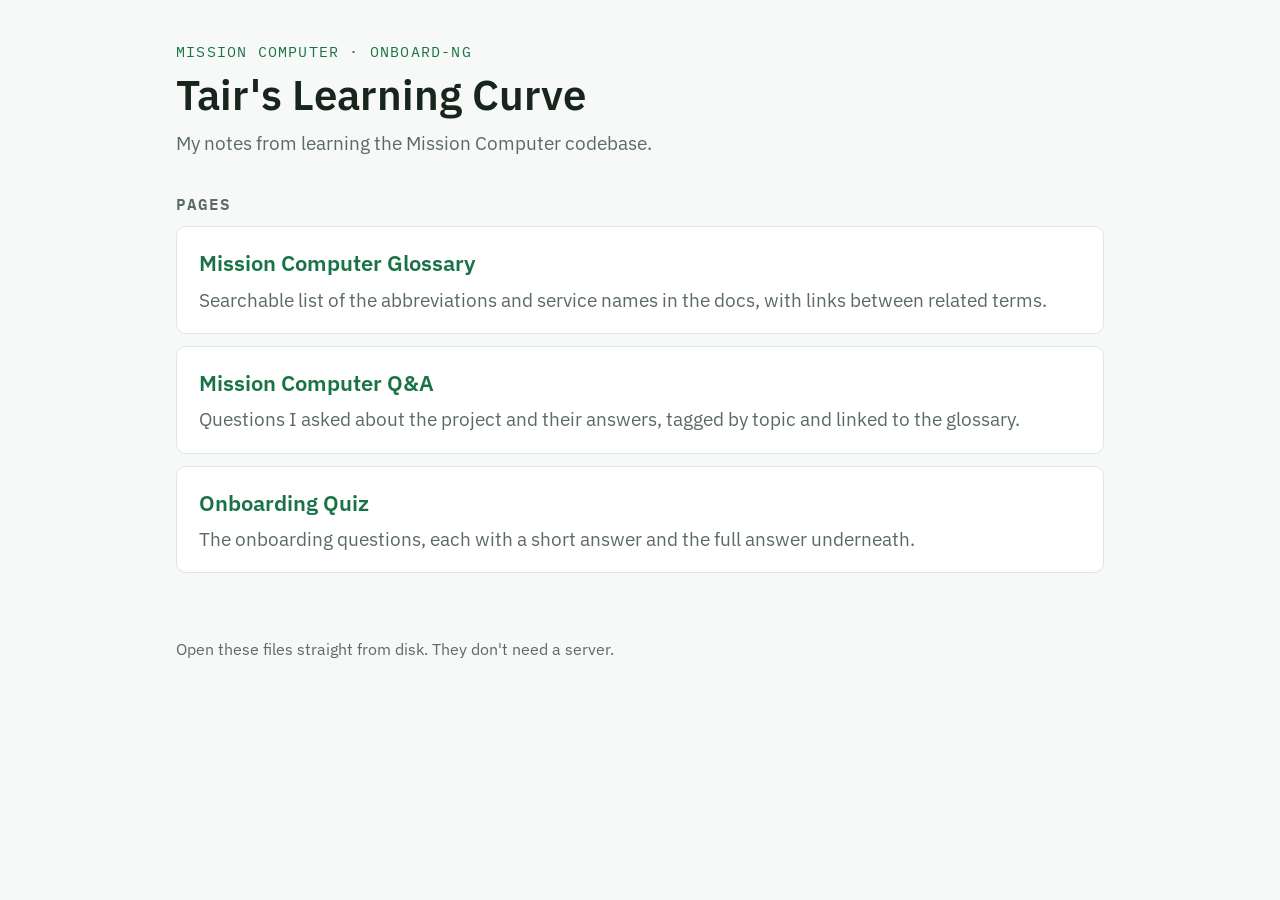
<file: index.html>
<!doctype html>
<html lang="en">
<head>
<meta charset="utf-8">
<meta name="viewport" content="width=device-width, initial-scale=1">
<title>Tair's Learning Curve</title>
<link rel="preconnect" href="https://fonts.googleapis.com">
<link rel="stylesheet" href="https://fonts.googleapis.com/css2?family=IBM+Plex+Mono:wght@400;500;600&family=IBM+Plex+Sans:wght@400;500;600&display=swap">
<link rel="stylesheet" href="style.css">
<style>
/* Main page only: the list of pages. Shared styles are in style.css */
main { padding-block: 24px 64px; }
main h2 { margin: 0 0 10px; }
.pages { list-style: none; margin: 0; padding: 0; display: grid; gap: 12px; }
.pages a {
    display: block; text-decoration: none; color: inherit;
    background: var(--surface); border: 1px solid var(--line); border-radius: 10px;
    padding: 18px 22px;
}
.pages a:hover, .pages a:focus-visible { border-color: var(--accent); outline: none; }
.pages .name { font-size: 22px; font-weight: 600; color: var(--accent); }
.pages .about { display: block; color: var(--muted); margin-top: 4px; }
</style>
</head>
<body>
<div class="wrap">
    <header class="intro">
        <div class="eyebrow">Mission Computer · onboard-ng</div>
        <h1>Tair's Learning Curve</h1>
        <p>My notes from learning the Mission Computer codebase.</p>
    </header>
    <main>
    <h2 class="label">Pages</h2>
    <ul class="pages">
        <li>
            <a href="glossary.html">
                <span class="name">Mission Computer Glossary</span>
                <span class="about">Searchable list of the abbreviations and service names in the docs, with links between related terms.</span>
            </a>
        </li>
        <li>
            <a href="qa.html">
                <span class="name">Mission Computer Q&amp;A</span>
                <span class="about">Questions I asked about the project and their answers, tagged by topic and linked to the glossary.</span>
            </a>
        </li>
        <li>
            <a href="onboarding-quiz.html">
                <span class="name">Onboarding Quiz</span>
                <span class="about">The onboarding questions, each with a short answer and the full answer underneath.</span>
            </a>
        </li>
        <!-- Add new pages here: copy the <li> above and change the link, name and description. -->
    </ul>
    </main>

    <footer>Open these files straight from disk. They don't need a server.</footer>
</div>
</body>
</html>
</file>
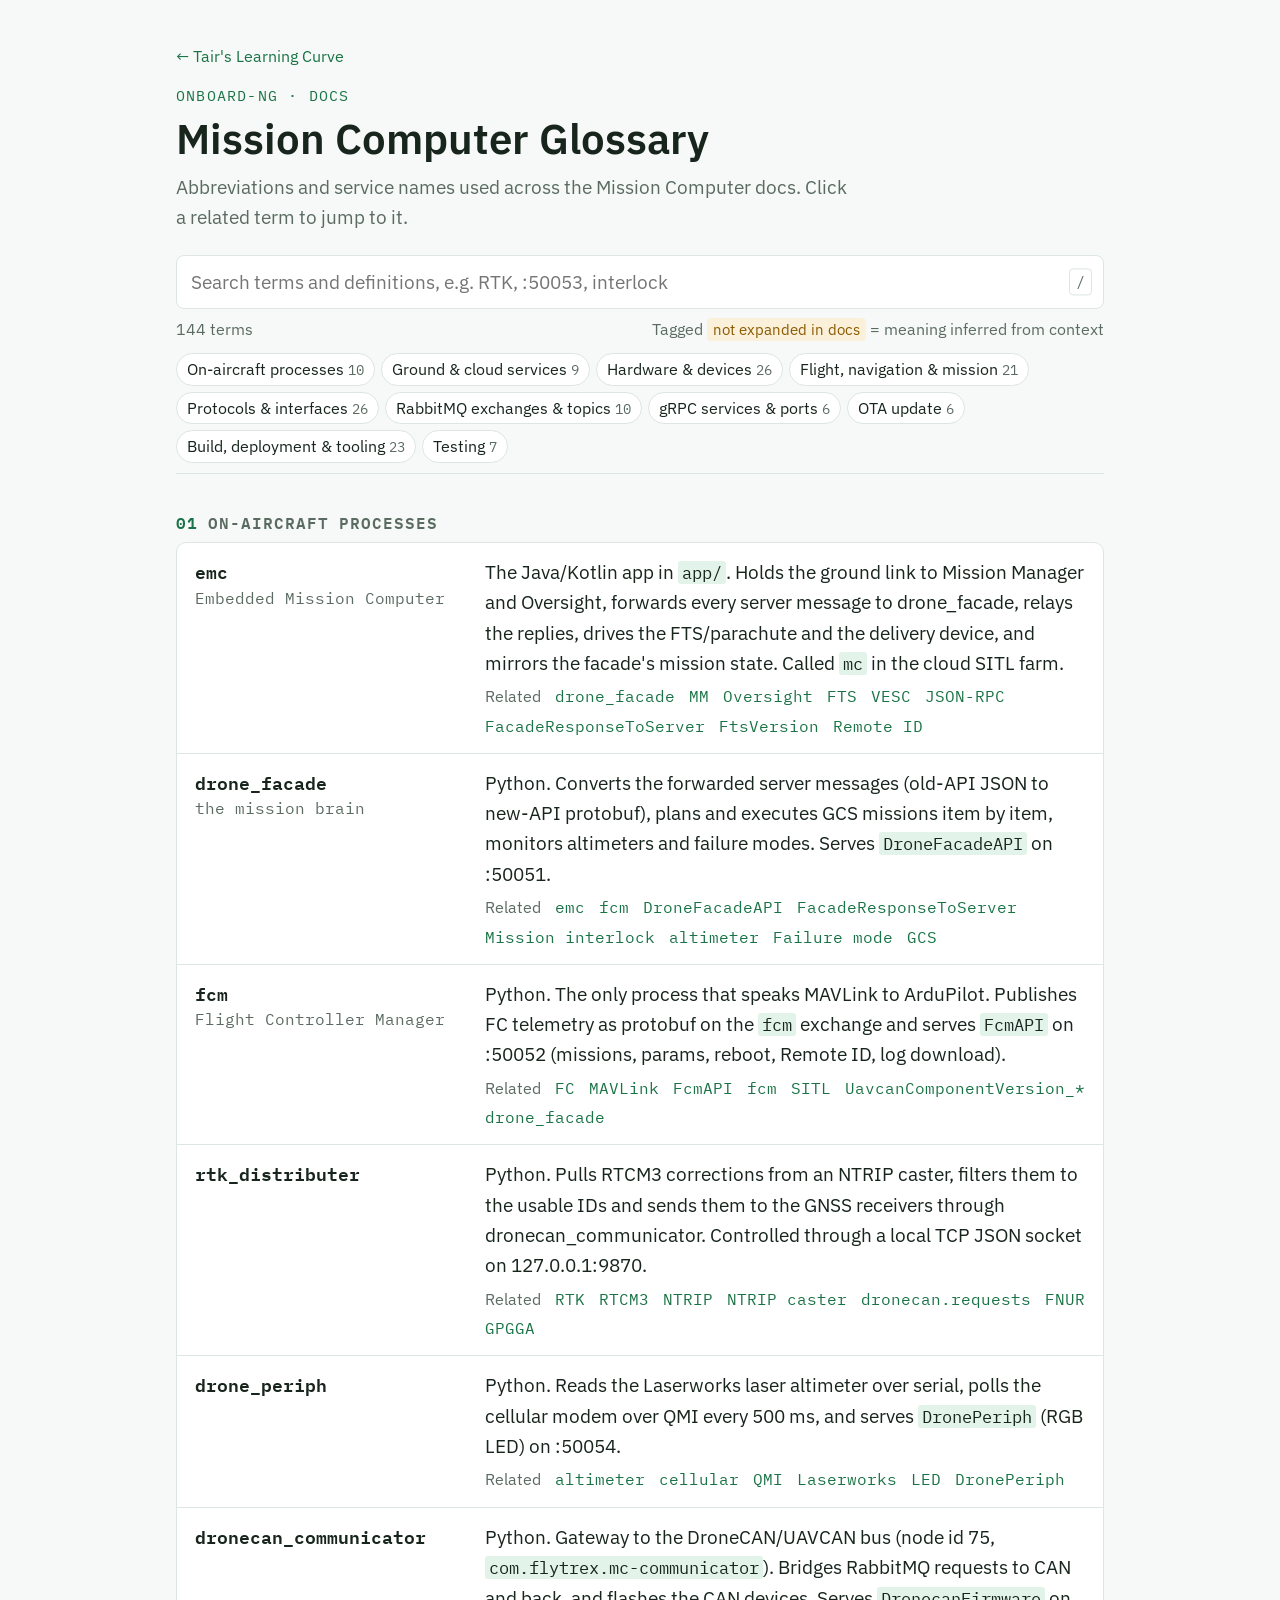
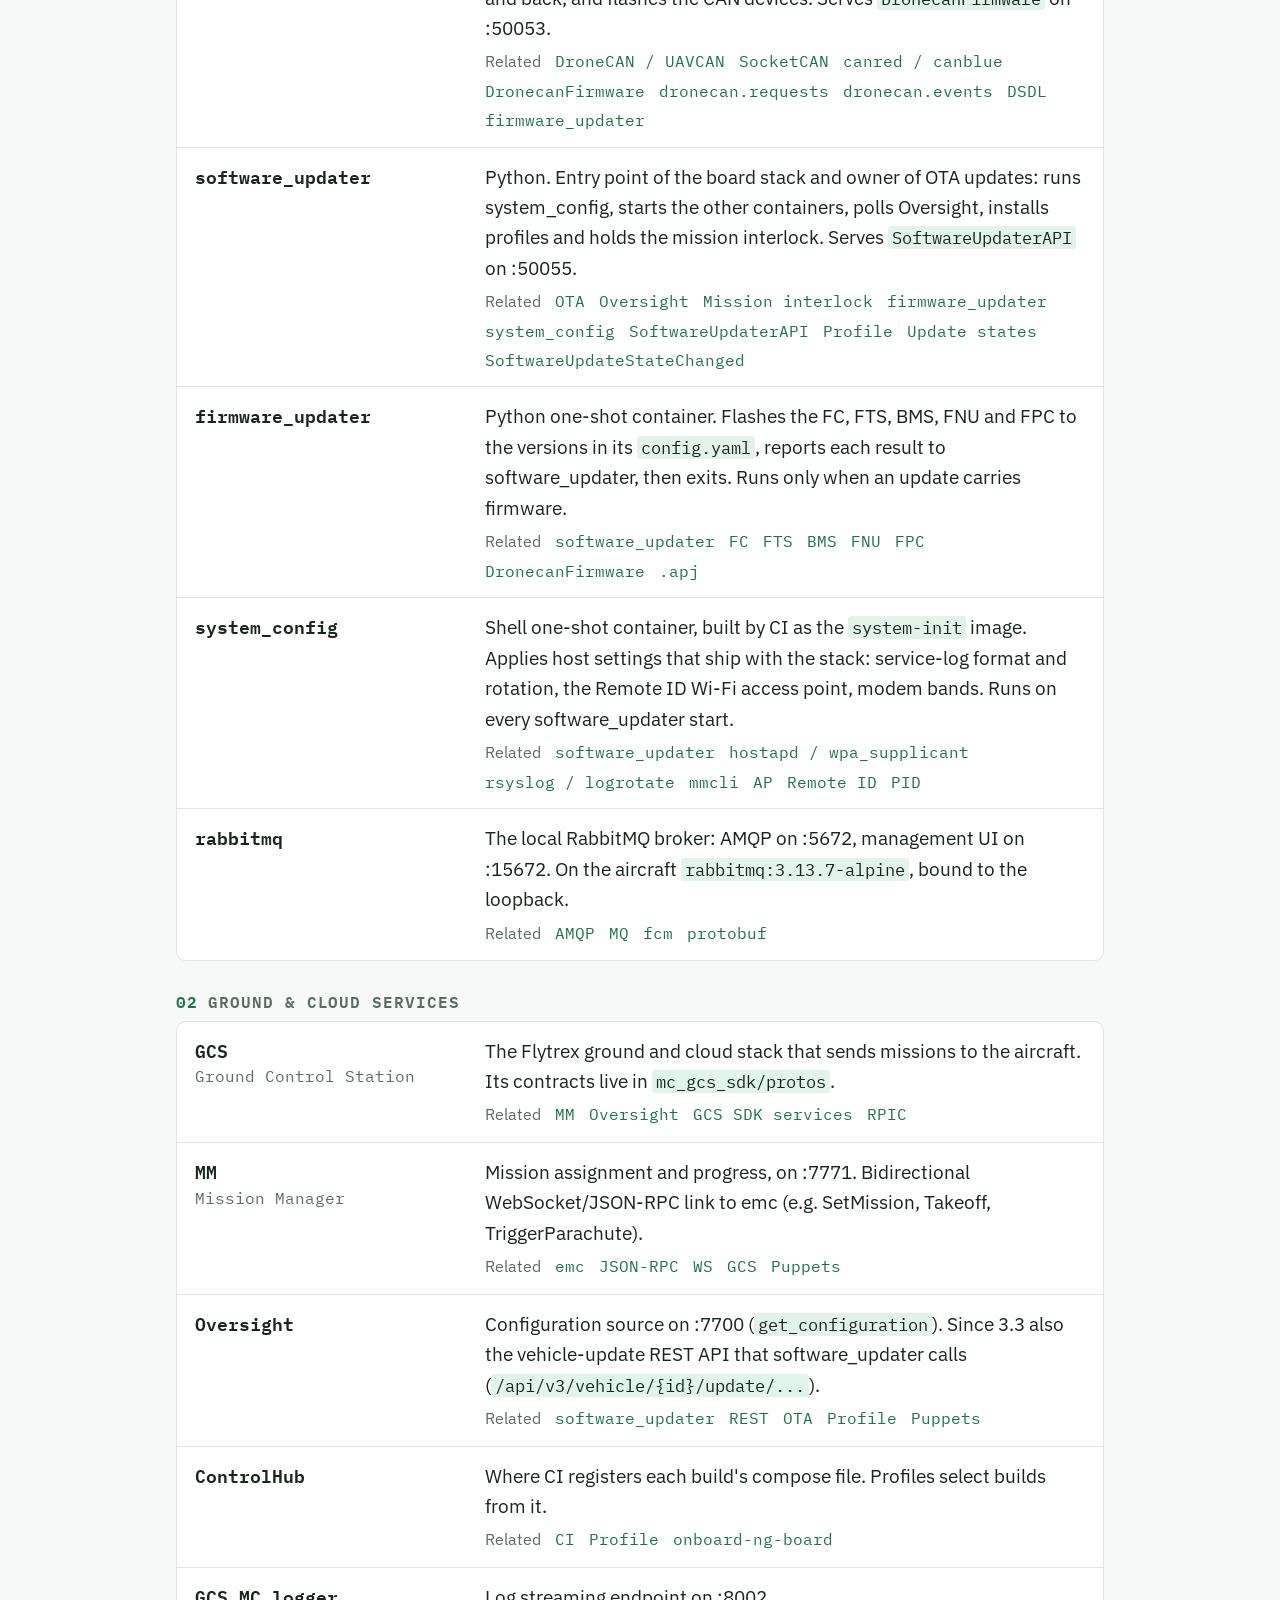
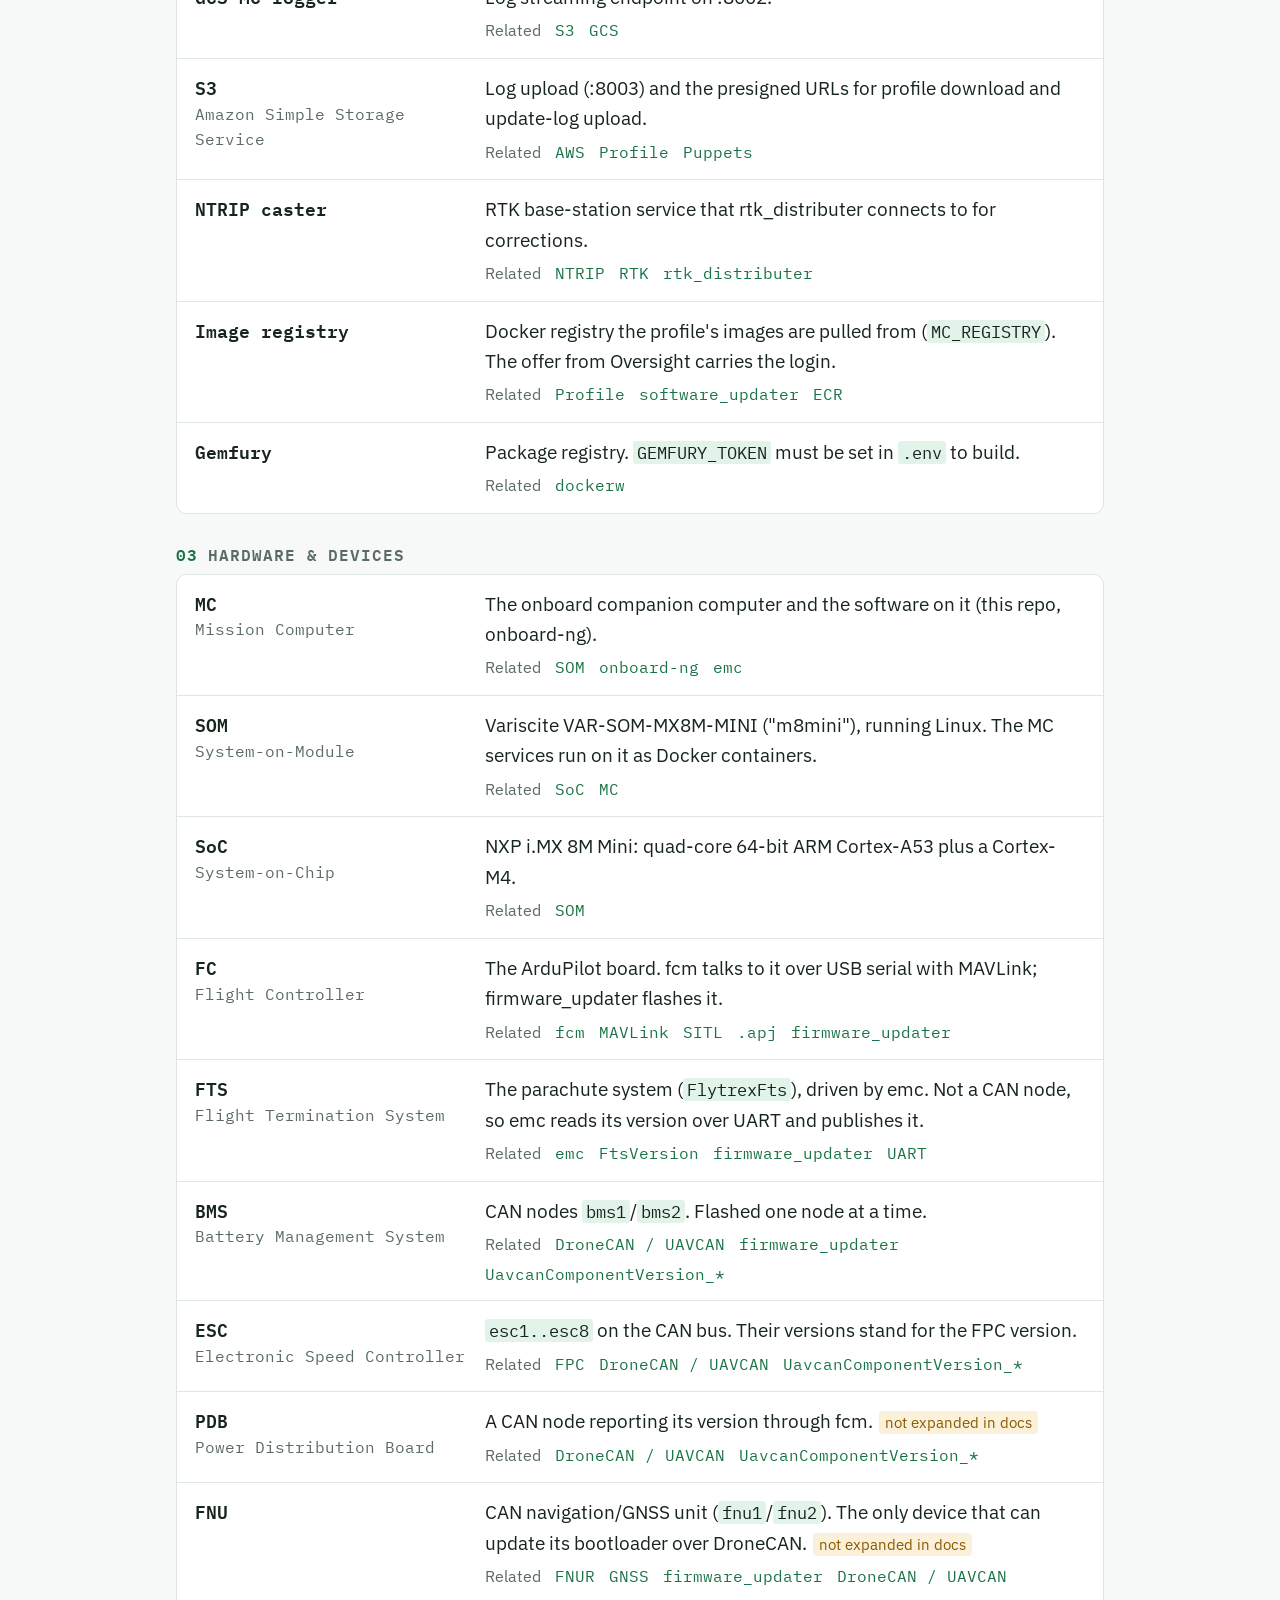
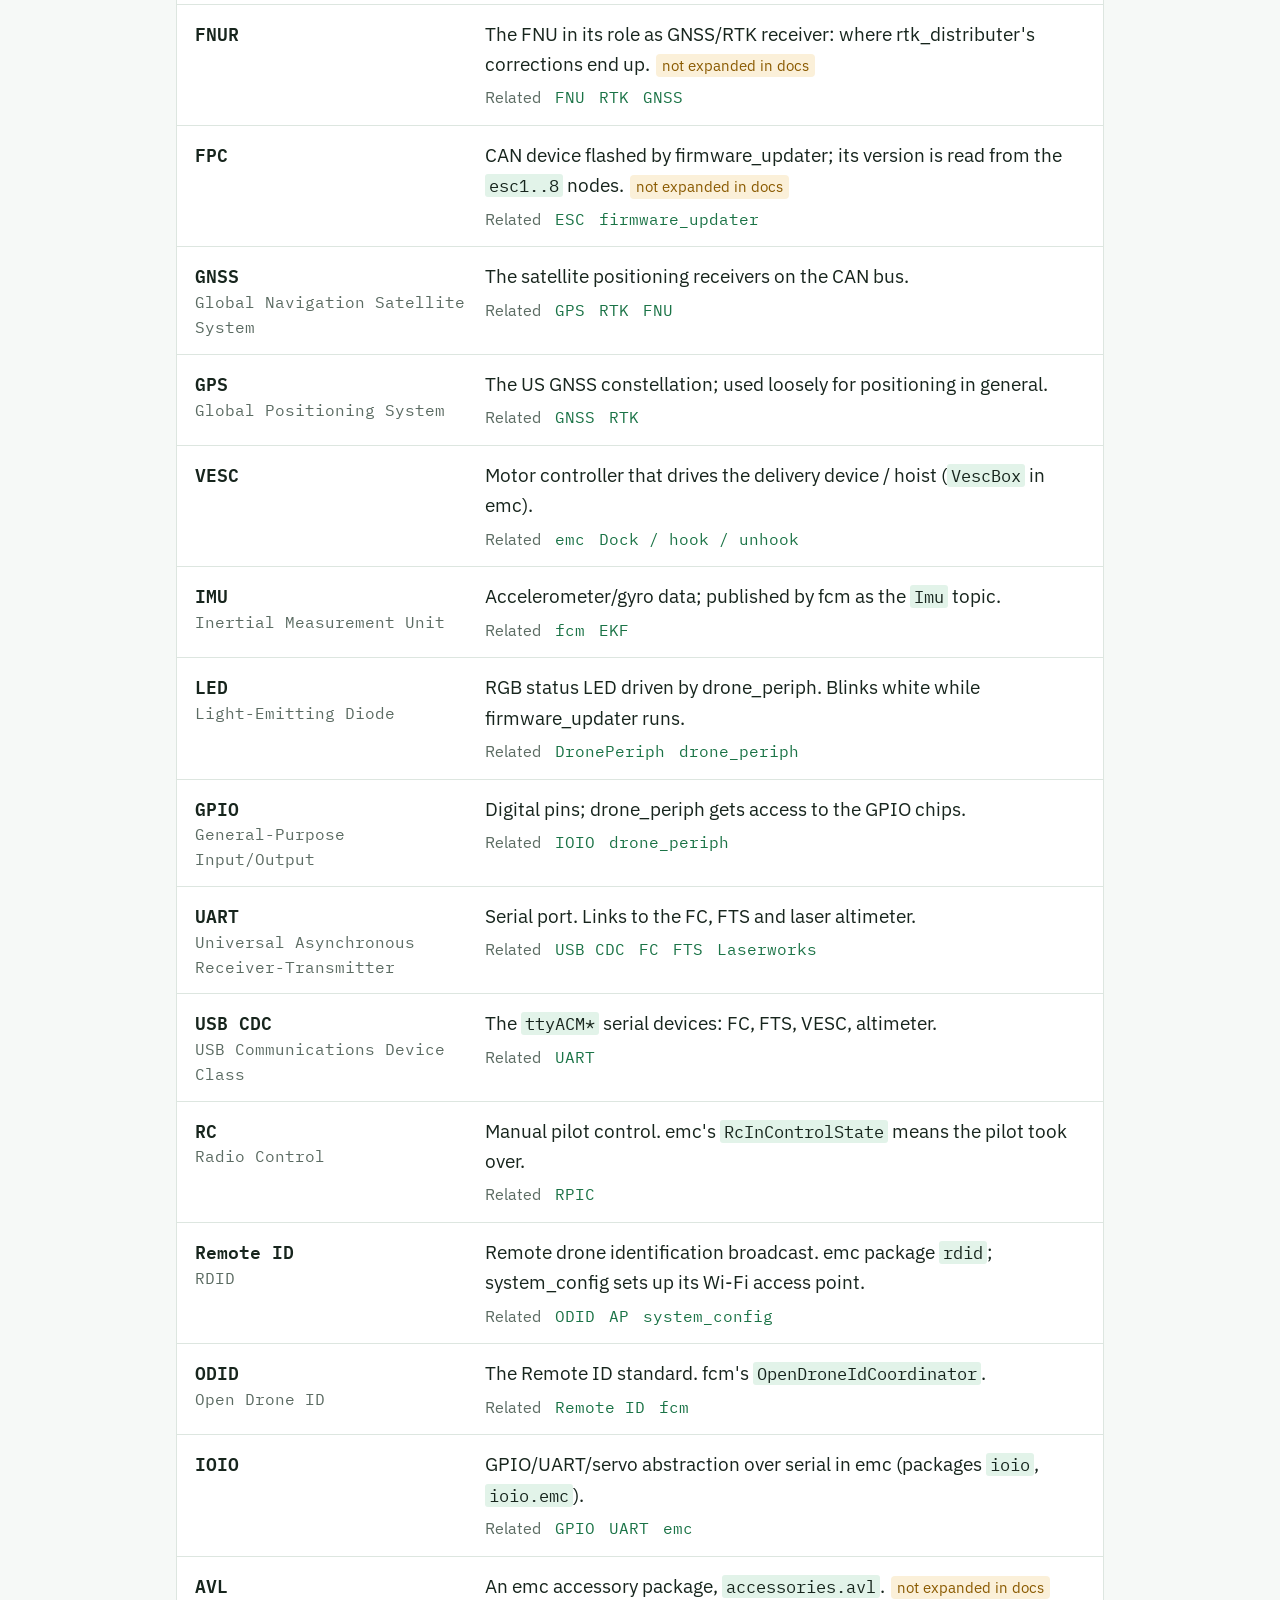
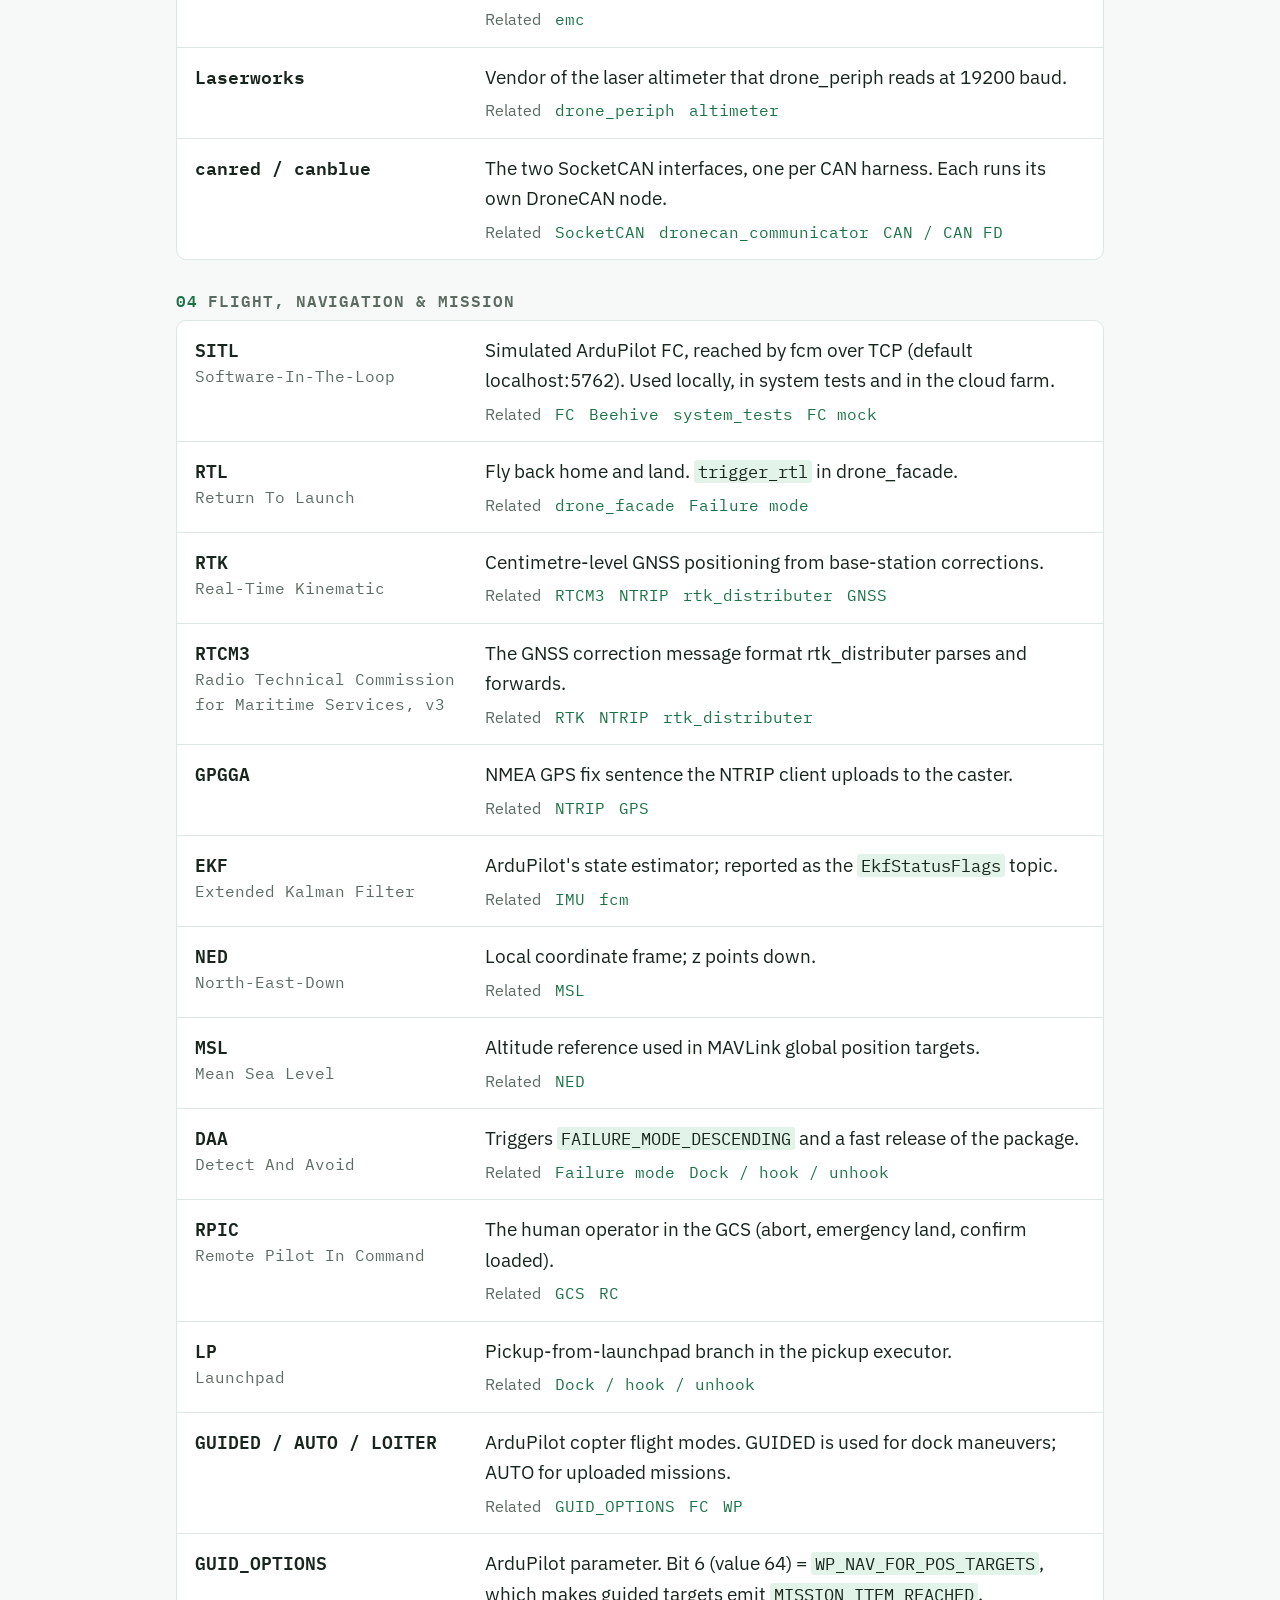
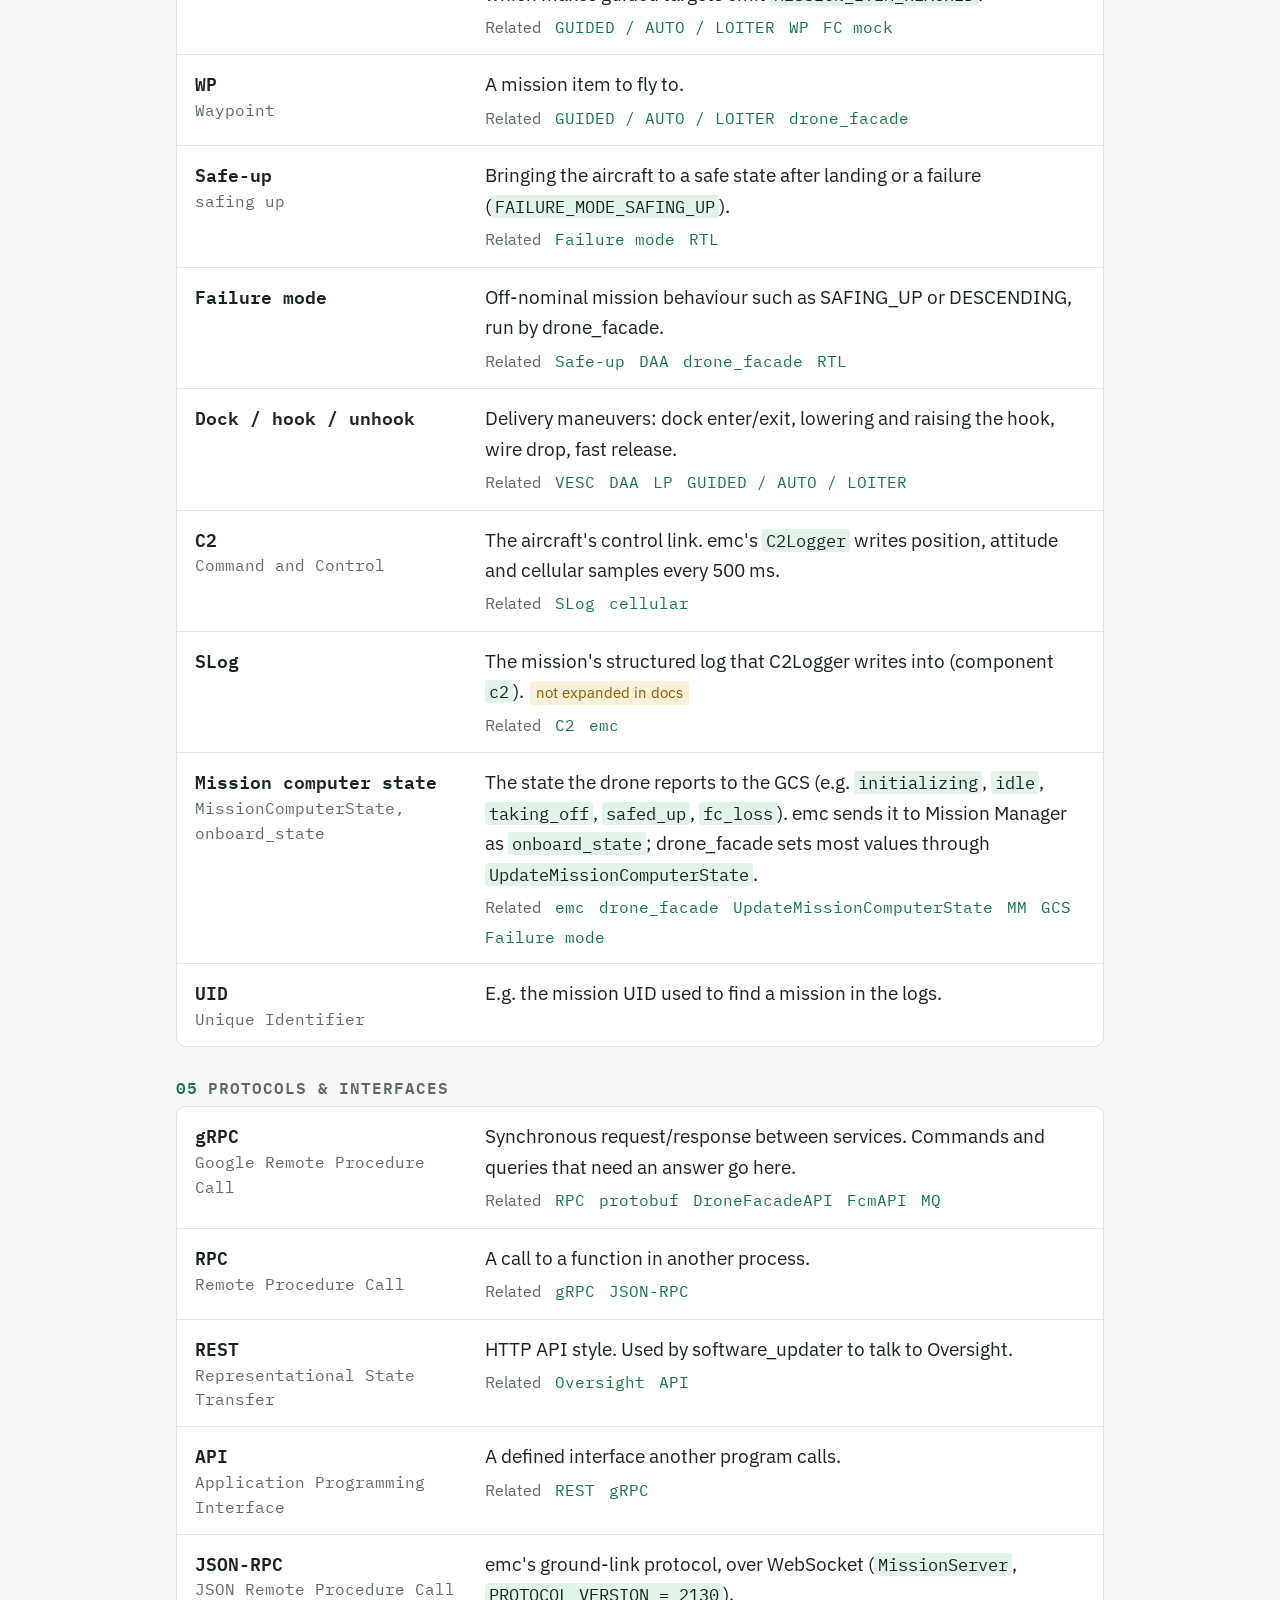
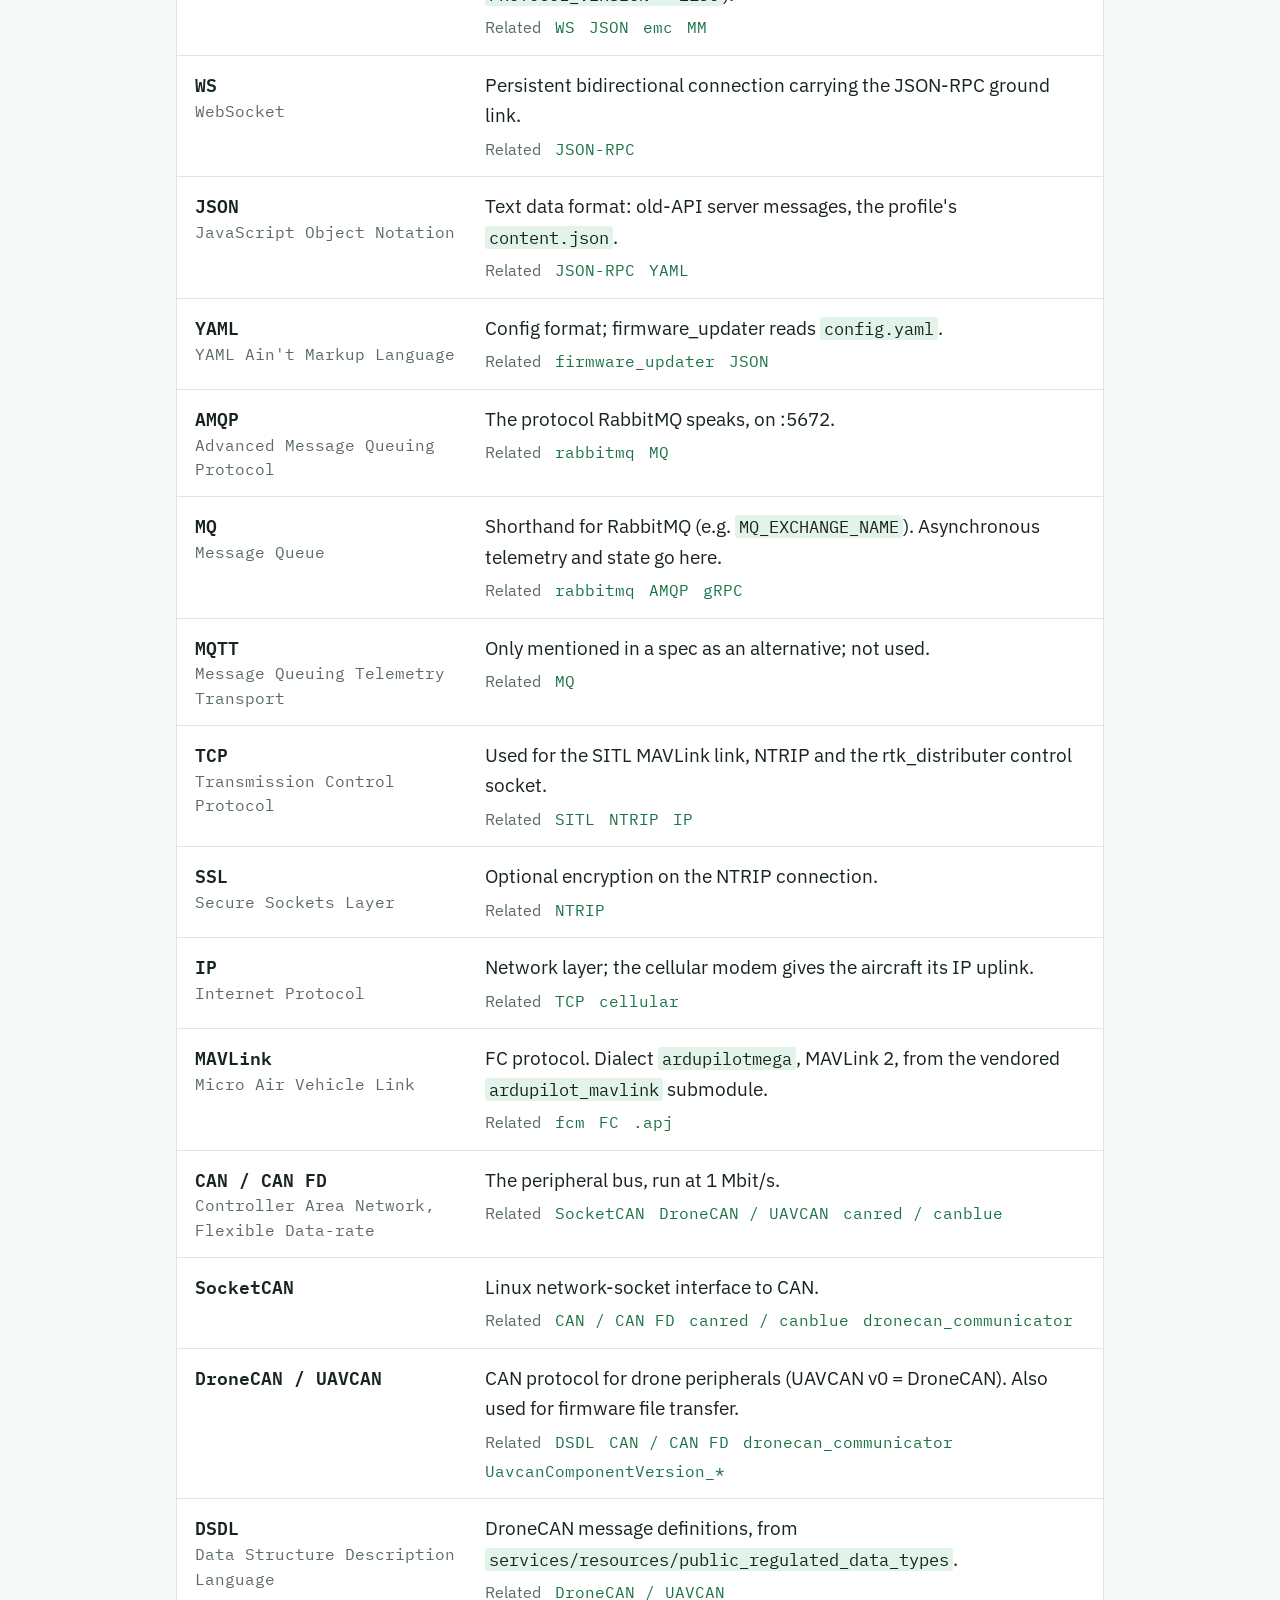
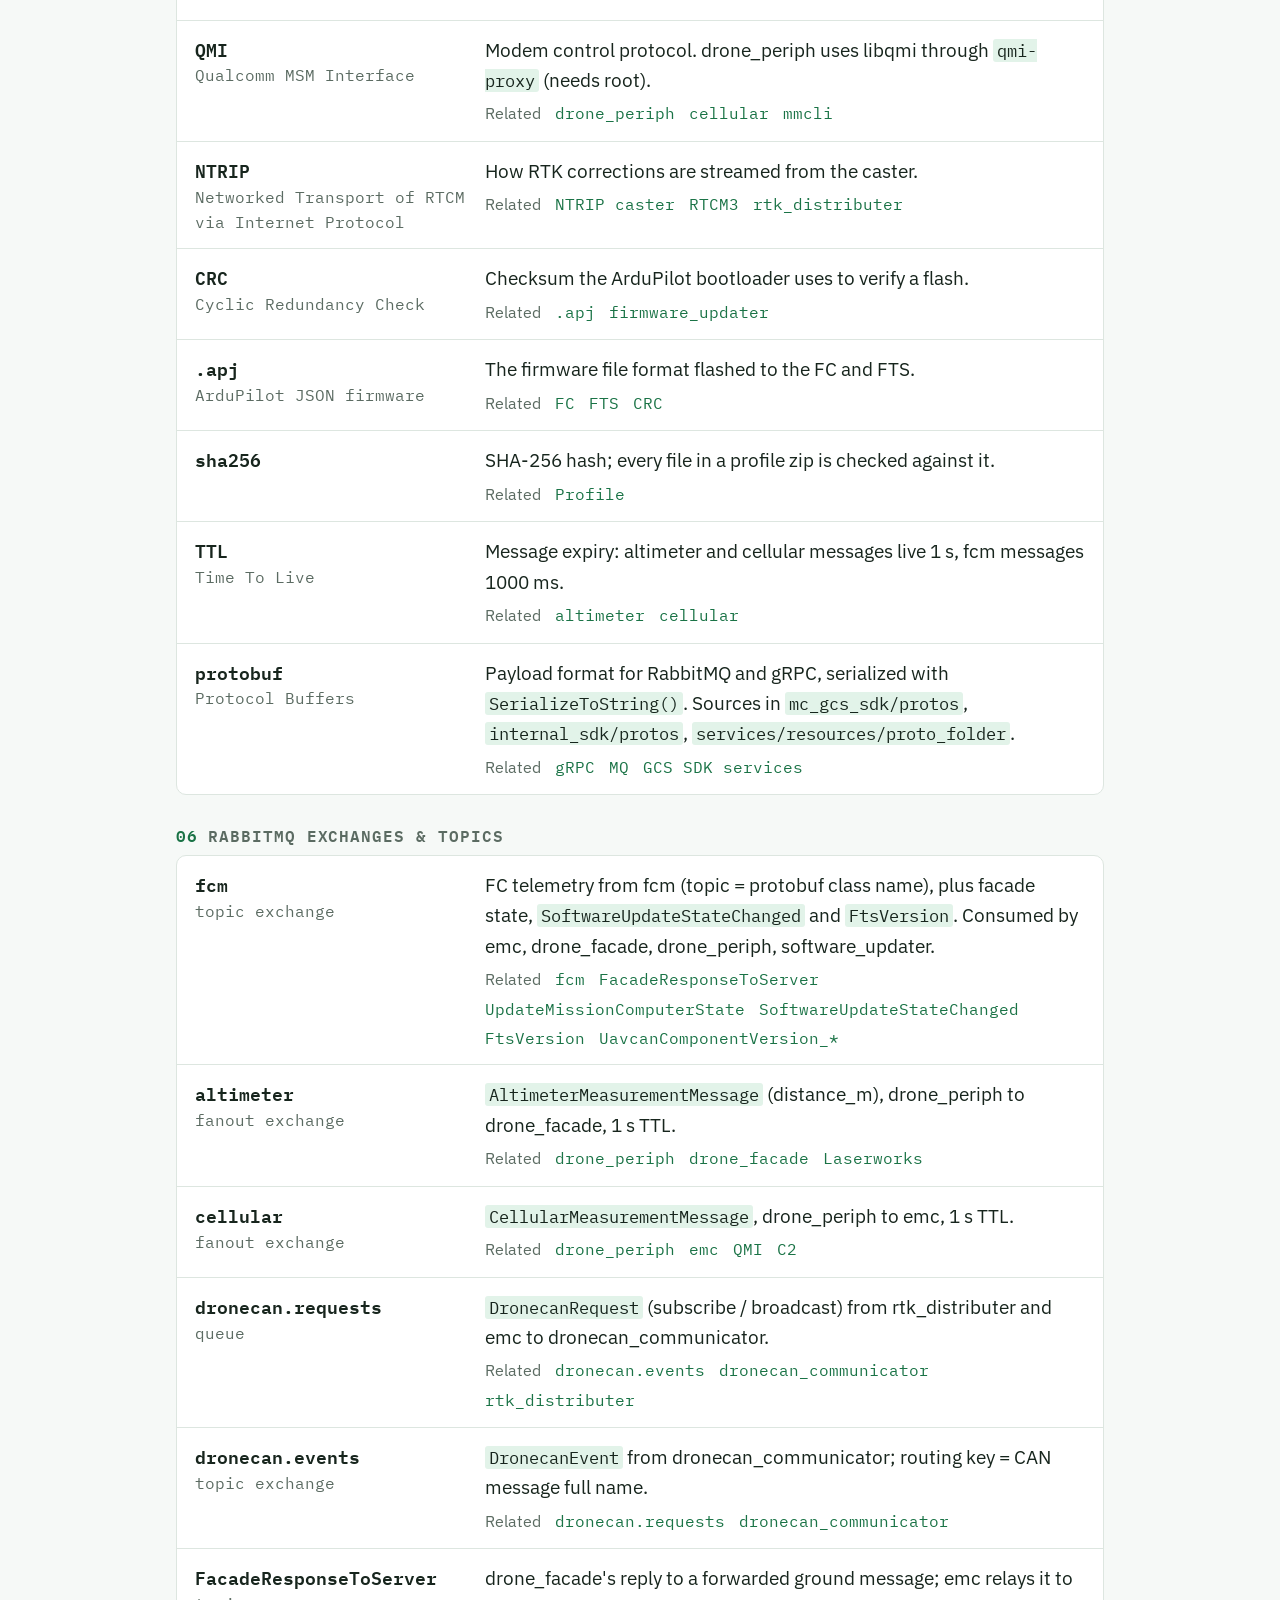
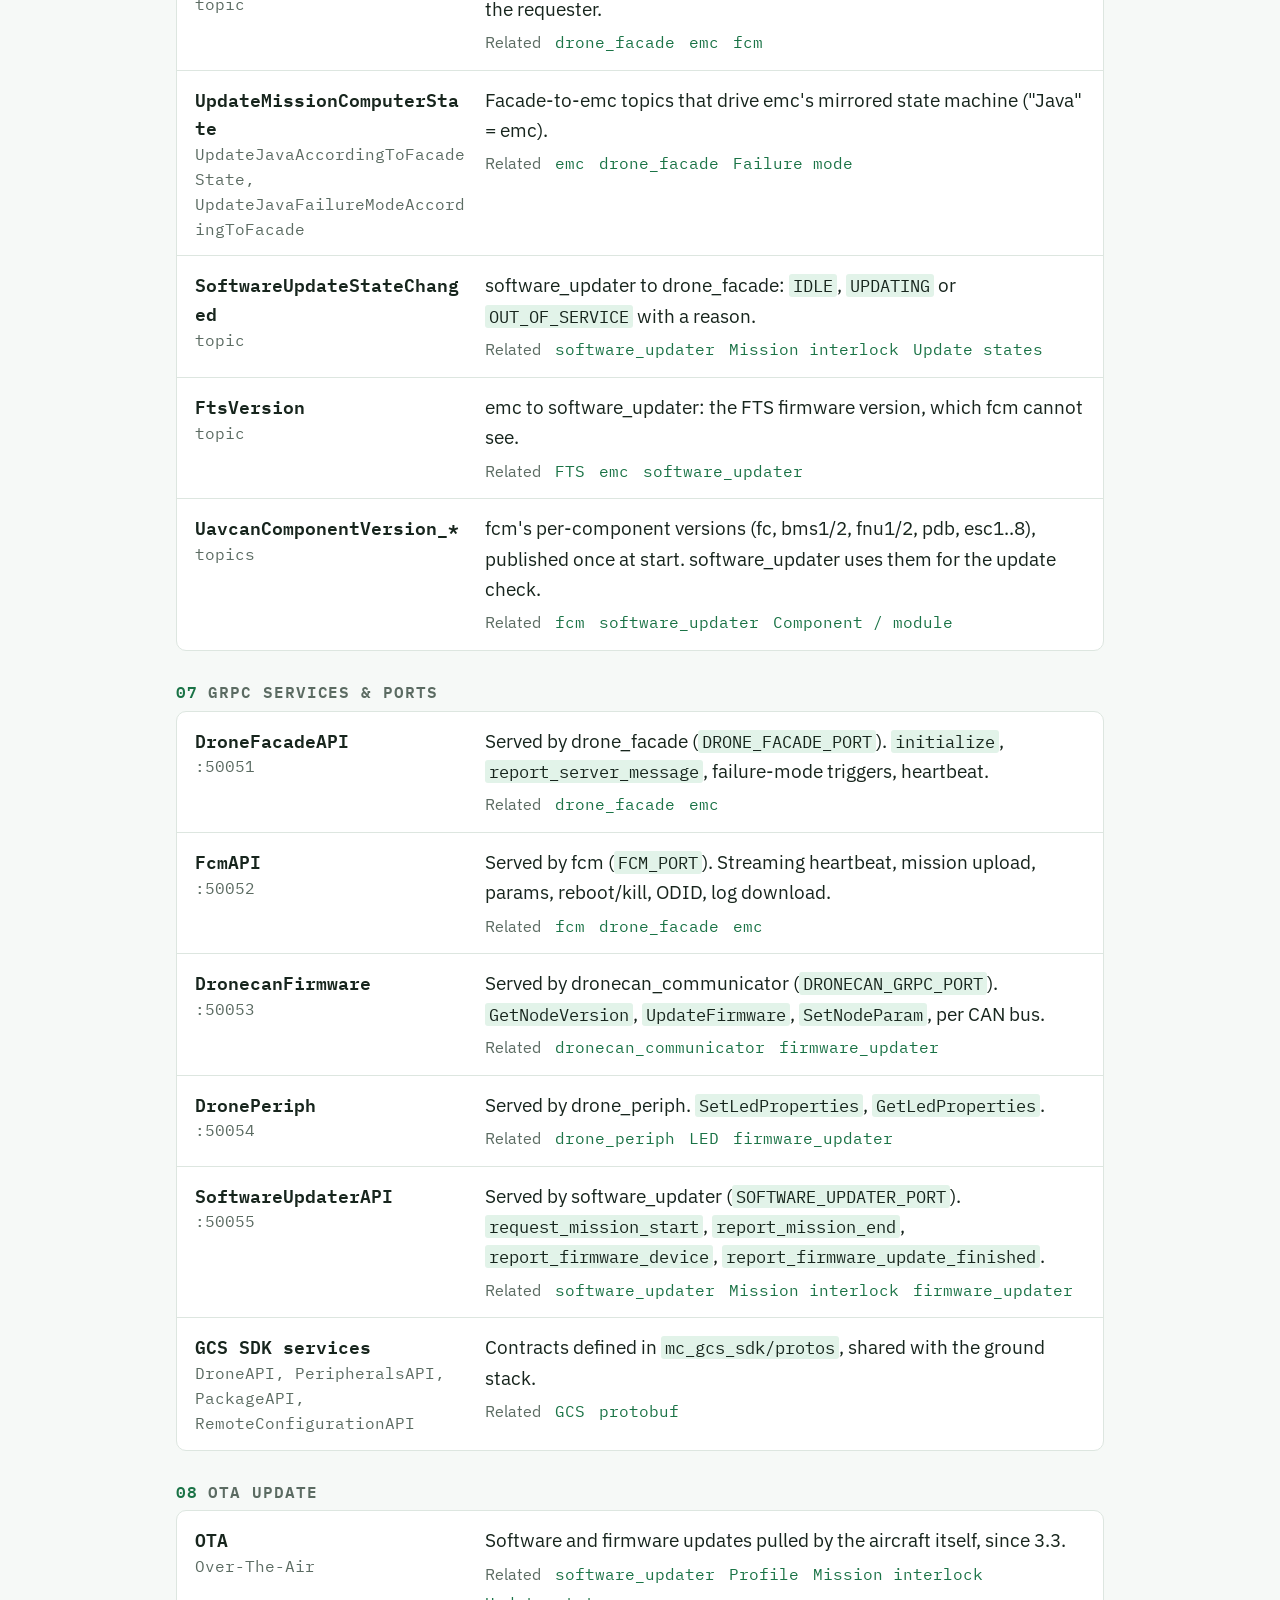
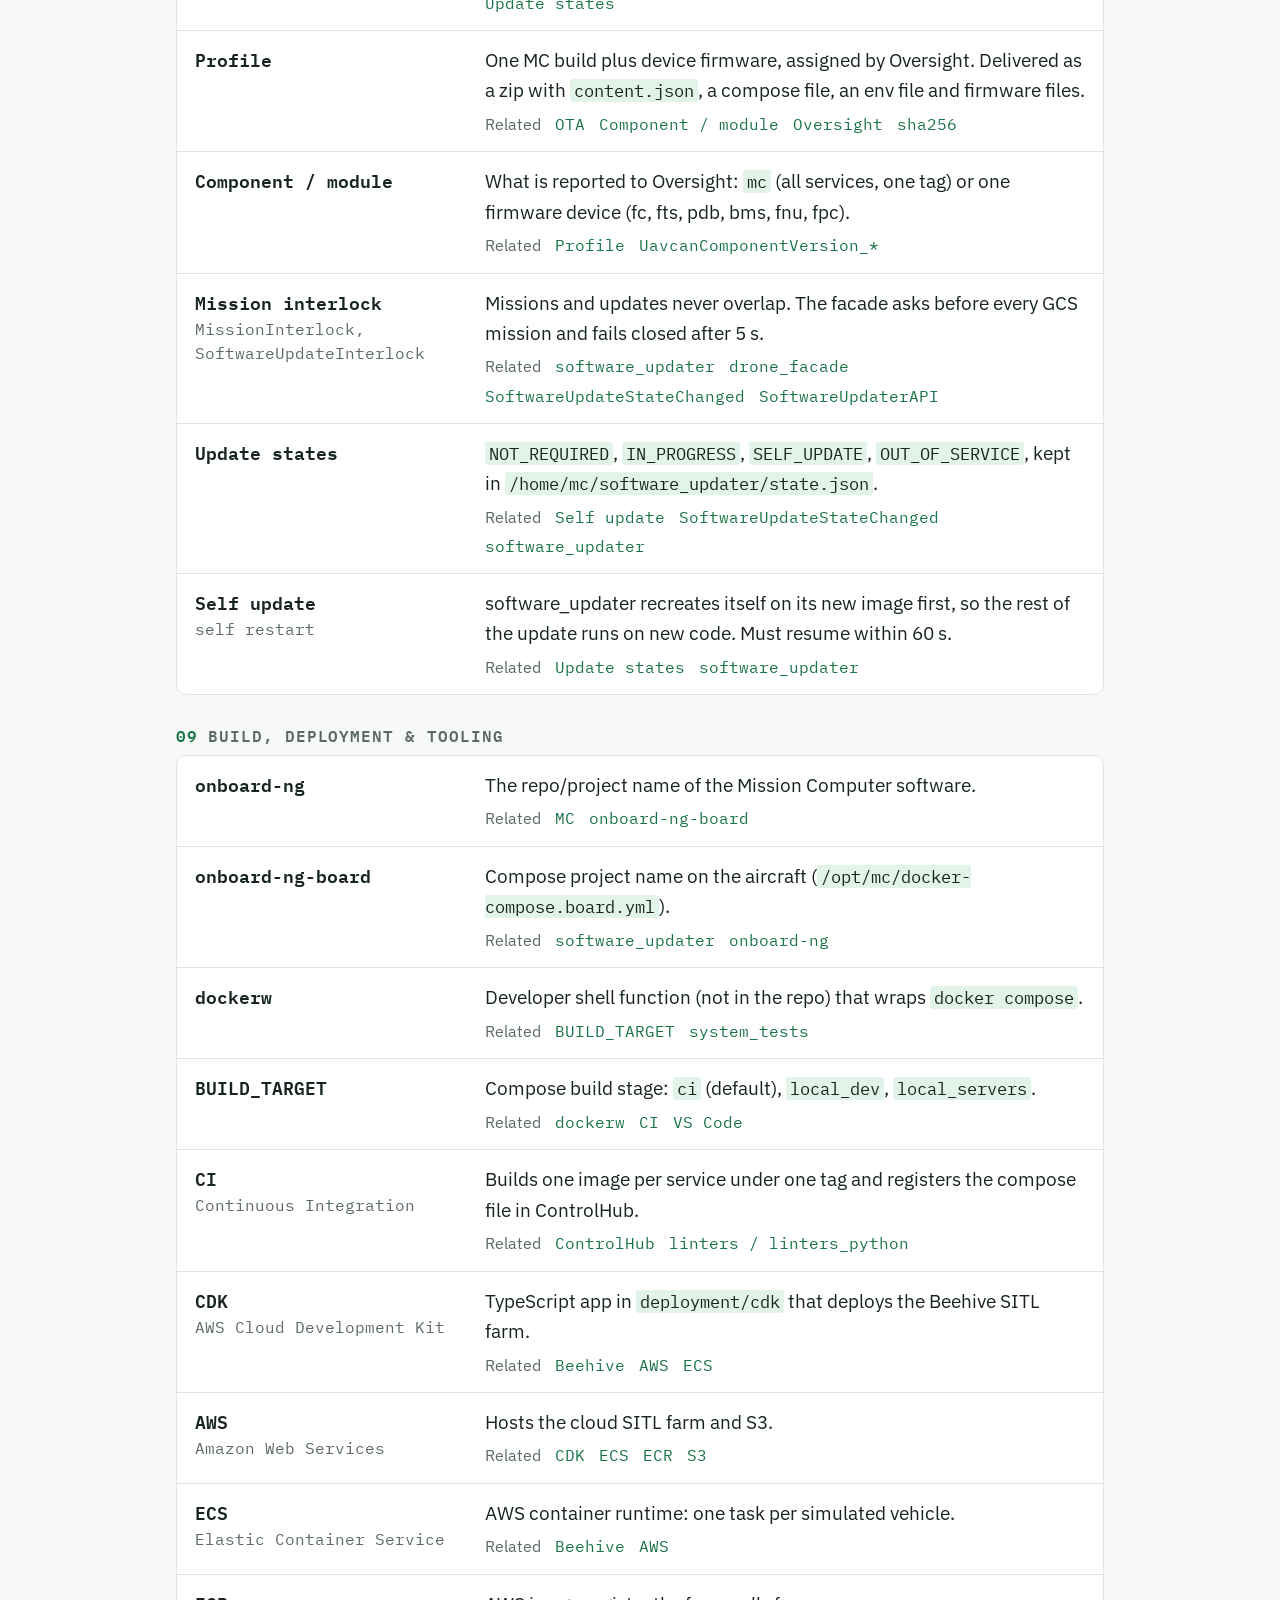
<file: glossary.html>
<!doctype html>
<html lang="en">
<head>
<meta charset="utf-8">
<meta name="viewport" content="width=device-width, initial-scale=1">
<title>Mission Computer Glossary</title>
<link rel="preconnect" href="https://fonts.googleapis.com">
<link rel="stylesheet" href="https://fonts.googleapis.com/css2?family=IBM+Plex+Mono:wght@400;500;600&family=IBM+Plex+Sans:wght@400;500;600&display=swap">
<link rel="stylesheet" href="style.css">
<style>
/* Glossary only: sticky search bar, section chips, term / definition rows. Shared styles are in style.css */
/* scroll-padding-top is set from the search bar's real height in the script below */
html { scroll-padding-top: 260px; }
.bar {
    position: sticky; top: env(safe-area-inset-top, 0px); z-index: 5;
    background: var(--bg); padding-block: 14px 10px; border-bottom: 1px solid var(--line);
}
.search { position: relative; }
.search input {
    width: 100%; font: inherit; font-size: 19px; color: var(--fg);
    background: var(--surface); border: 1px solid var(--line); border-radius: 8px;
    padding: 11px 70px 11px 14px;
}
.search input:focus { outline: 2px solid var(--accent); outline-offset: 1px; border-color: transparent; }
.search kbd {
    position: absolute; right: 12px; top: 50%; transform: translateY(-50%);
    font-family: var(--font-mono); font-size: 14.5px; color: var(--muted);
    border: 1px solid var(--line); border-radius: 4px; padding: 1px 6px;
}
.meta { display: flex; justify-content: space-between; gap: 12px; margin-top: 8px; font-size: 16px; color: var(--muted); flex-wrap: wrap; }
.chips { display: flex; gap: 6px; flex-wrap: wrap; margin-top: 10px; }
.chips a {
    font-size: 15.5px; text-decoration: none; color: var(--fg);
    border: 1px solid var(--line); border-radius: 999px; padding: 3px 10px; background: var(--surface);
}
.chips a:hover, .chips a:focus-visible { border-color: var(--accent); color: var(--accent); outline: none; }
.chips a .n { color: var(--muted); font-family: var(--font-mono); font-size: 14px; margin-left: 4px; }
main { padding-block: 8px 64px; }
section.group { margin-top: 28px; }
section.group h2 { margin: 0 0 6px; display: flex; align-items: baseline; gap: 10px; }
section.group h2 .num { color: var(--accent); }
.entries { background: var(--surface); border: 1px solid var(--line); border-radius: 10px; }
.entry {
    display: grid; grid-template-columns: 270px 1fr; gap: 6px 20px;
    padding: 14px 18px; border-top: 1px solid var(--line); transition: background 0.6s;
}
.entry:first-child { border-top: 0; }
.entry.flash { background: var(--flash); transition: none; }
.term { font-family: var(--font-mono); font-weight: 600; font-size: 18px; word-break: break-word; min-width: 0; }
.term .aka { display: block; font-weight: 400; color: var(--muted); font-size: 15.5px; }
.body { min-width: 0; }
.desc { margin: 0; }
.desc code, .term code { font-family: var(--font-mono); font-size: 0.9em; }
.desc code { background: var(--accent-soft); padding: 0 4px; border-radius: 3px; }
.flag {
    display: inline-block; font-size: 14.5px; color: var(--warn); background: var(--warn-soft);
    border-radius: 4px; padding: 0 6px; margin-left: 6px; white-space: nowrap;
}
.rel { margin-top: 6px; display: flex; flex-wrap: wrap; gap: 4px 14px; font-size: 16px; }
.rel span { color: var(--muted); }
.rel a { color: var(--accent); text-decoration: none; font-family: var(--font-mono); font-size: 15.5px; }
.rel a:hover, .rel a:focus-visible { text-decoration: underline; outline: none; }
mark { background: var(--flash); color: inherit; border-radius: 2px; }
.empty { text-align: center; color: var(--muted); padding: 48px 0; }
@media (max-width: 620px) {
    .entry { grid-template-columns: 1fr; padding: 12px 14px; }
}
@media (prefers-reduced-motion: reduce) { .entry { transition: none; } html { scroll-behavior: auto; } }
</style>
</head>
<body>
<div class="wrap">
    <header class="intro">
        <a class="back" href="index.html">&larr; Tair's Learning Curve</a>
        <div class="eyebrow">onboard-ng · docs</div>
        <h1>Mission Computer Glossary</h1>
        <p>Abbreviations and service names used across the Mission Computer docs. Click a related term to jump to it.</p>
    </header>
    <div class="bar">
        <div class="search">
            <input id="q" type="search" placeholder="Search terms and definitions, e.g. RTK, :50053, interlock" autocomplete="off" aria-label="Search the glossary">
            <kbd>/</kbd>
        </div>
        <div class="meta"><span id="count"></span><span>Tagged <span class="flag" style="margin:0">not expanded in docs</span> = meaning inferred from context</span></div>
        <nav class="chips" id="chips" aria-label="Sections"></nav>
    </div>
    <main id="main"></main>
    <div class="empty" id="empty" hidden>No terms match. Try a shorter word or a port number.</div>
    <footer>Source: <code>docs/</code> in mission-computer. </footer>
</div>

<script>
const SECTIONS = [
    ["proc", "On-aircraft processes"],
    ["ground", "Ground & cloud services"],
    ["hw", "Hardware & devices"],
    ["flight", "Flight, navigation & mission"],
    ["proto", "Protocols & interfaces"],
    ["mq", "RabbitMQ exchanges & topics"],
    ["grpc", "gRPC services & ports"],
    ["ota", "OTA update"],
    ["build", "Build, deployment & tooling"],
    ["test", "Testing"],
];

// [id, term, aka, section, description, related ids, notExpandedInDocs]
const E = [
    // On-aircraft processes
    ["emc", "emc", "Embedded Mission Computer", "proc", "The Java/Kotlin app in <code>app/</code>. Holds the ground link to Mission Manager and Oversight, forwards every server message to drone_facade, relays the replies, drives the FTS/parachute and the delivery device, and mirrors the facade's mission state. Called <code>mc</code> in the cloud SITL farm.", ["drone_facade", "mm", "oversight", "fts", "vesc", "jsonrpc", "facaderesp", "ftsversion", "rdid"]],
    ["drone_facade", "drone_facade", "the mission brain", "proc", "Python. Converts the forwarded server messages (old-API JSON to new-API protobuf), plans and executes GCS missions item by item, monitors altimeters and failure modes. Serves <code>DroneFacadeAPI</code> on :50051.", ["emc", "fcm", "dronefacadeapi", "facaderesp", "interlock", "altimeter-ex", "failuremode", "gcs"]],
    ["fcm", "fcm", "Flight Controller Manager", "proc", "Python. The only process that speaks MAVLink to ArduPilot. Publishes FC telemetry as protobuf on the <code>fcm</code> exchange and serves <code>FcmAPI</code> on :50052 (missions, params, reboot, Remote ID, log download).", ["fc", "mavlink", "fcmapi", "fcm-ex", "sitl", "uavcanver", "drone_facade"]],
    ["rtk_distributer", "rtk_distributer", "", "proc", "Python. Pulls RTCM3 corrections from an NTRIP caster, filters them to the usable IDs and sends them to the GNSS receivers through dronecan_communicator. Controlled through a local TCP JSON socket on 127.0.0.1:9870.", ["rtk", "rtcm", "ntrip", "ntrip-caster", "dc-req", "fnur", "gpgga"]],
    ["drone_periph", "drone_periph", "", "proc", "Python. Reads the Laserworks laser altimeter over serial, polls the cellular modem over QMI every 500 ms, and serves <code>DronePeriph</code> (RGB LED) on :50054.", ["altimeter-ex", "cellular-ex", "qmi", "laserworks", "led", "droneperiph"]],
    ["dronecan_communicator", "dronecan_communicator", "", "proc", "Python. Gateway to the DroneCAN/UAVCAN bus (node id 75, <code>com.flytrex.mc-communicator</code>). Bridges RabbitMQ requests to CAN and back, and flashes the CAN devices. Serves <code>DronecanFirmware</code> on :50053.", ["dronecan", "socketcan", "canredblue", "dronecanfirmware", "dc-req", "dc-ev", "dsdl", "firmware_updater"]],
    ["software_updater", "software_updater", "", "proc", "Python. Entry point of the board stack and owner of OTA updates: runs system_config, starts the other containers, polls Oversight, installs profiles and holds the mission interlock. Serves <code>SoftwareUpdaterAPI</code> on :50055.", ["ota", "oversight", "interlock", "firmware_updater", "system_config", "softwareupdaterapi", "profile", "updatestates", "sustate"]],
    ["firmware_updater", "firmware_updater", "", "proc", "Python one-shot container. Flashes the FC, FTS, BMS, FNU and FPC to the versions in its <code>config.yaml</code>, reports each result to software_updater, then exits. Runs only when an update carries firmware.", ["software_updater", "fc", "fts", "bms", "fnu", "fpc", "dronecanfirmware", "apj"]],
    ["system_config", "system_config", "", "proc", "Shell one-shot container, built by CI as the <code>system-init</code> image. Applies host settings that ship with the stack: service-log format and rotation, the Remote ID Wi-Fi access point, modem bands. Runs on every software_updater start.", ["software_updater", "hostapd", "rsyslog", "mmcli", "ap", "rdid", "pid"]],
    ["rabbitmq", "rabbitmq", "", "proc", "The local RabbitMQ broker: AMQP on :5672, management UI on :15672. On the aircraft <code>rabbitmq:3.13.7-alpine</code>, bound to the loopback.", ["amqp", "mq", "fcm-ex", "proto"]],

    // Ground and cloud
    ["gcs", "GCS", "Ground Control Station", "ground", "The Flytrex ground and cloud stack that sends missions to the aircraft. Its contracts live in <code>mc_gcs_sdk/protos</code>.", ["mm", "oversight", "gcssdk", "rpic"]],
    ["mm", "MM", "Mission Manager", "ground", "Mission assignment and progress, on :7771. Bidirectional WebSocket/JSON-RPC link to emc (e.g. SetMission, Takeoff, TriggerParachute).", ["emc", "jsonrpc", "ws", "gcs", "puppets"]],
    ["oversight", "Oversight", "", "ground", "Configuration source on :7700 (<code>get_configuration</code>). Since 3.3 also the vehicle-update REST API that software_updater calls (<code>/api/v3/vehicle/{id}/update/...</code>).", ["software_updater", "rest", "ota", "profile", "puppets"]],
    ["controlhub", "ControlHub", "", "ground", "Where CI registers each build's compose file. Profiles select builds from it.", ["ci", "profile", "onboard-ng-board"]],
    ["gcslogger", "GCS MC logger", "", "ground", "Log streaming endpoint on :8002.", ["s3", "gcs"]],
    ["s3", "S3", "Amazon Simple Storage Service", "ground", "Log upload (:8003) and the presigned URLs for profile download and update-log upload.", ["aws", "profile", "puppets"]],
    ["ntrip-caster", "NTRIP caster", "", "ground", "RTK base-station service that rtk_distributer connects to for corrections.", ["ntrip", "rtk", "rtk_distributer"]],
    ["registry", "Image registry", "", "ground", "Docker registry the profile's images are pulled from (<code>MC_REGISTRY</code>). The offer from Oversight carries the login.", ["profile", "software_updater", "ecr"]],
    ["gemfury", "Gemfury", "", "ground", "Package registry. <code>GEMFURY_TOKEN</code> must be set in <code>.env</code> to build.", ["dockerw"]],

    // Hardware
    ["mc", "MC", "Mission Computer", "hw", "The onboard companion computer and the software on it (this repo, onboard-ng).", ["som", "onboard-ng", "emc"]],
    ["som", "SOM", "System-on-Module", "hw", "Variscite VAR-SOM-MX8M-MINI (\"m8mini\"), running Linux. The MC services run on it as Docker containers.", ["soc", "mc"]],
    ["soc", "SoC", "System-on-Chip", "hw", "NXP i.MX 8M Mini: quad-core 64-bit ARM Cortex-A53 plus a Cortex-M4.", ["som"]],
    ["fc", "FC", "Flight Controller", "hw", "The ArduPilot board. fcm talks to it over USB serial with MAVLink; firmware_updater flashes it.", ["fcm", "mavlink", "sitl", "apj", "firmware_updater"]],
    ["fts", "FTS", "Flight Termination System", "hw", "The parachute system (<code>FlytrexFts</code>), driven by emc. Not a CAN node, so emc reads its version over UART and publishes it.", ["emc", "ftsversion", "firmware_updater", "uart"]],
    ["bms", "BMS", "Battery Management System", "hw", "CAN nodes <code>bms1</code>/<code>bms2</code>. Flashed one node at a time.", ["dronecan", "firmware_updater", "uavcanver"]],
    ["esc", "ESC", "Electronic Speed Controller", "hw", "<code>esc1..esc8</code> on the CAN bus. Their versions stand for the FPC version.", ["fpc", "dronecan", "uavcanver"]],
    ["pdb", "PDB", "Power Distribution Board", "hw", "A CAN node reporting its version through fcm.", ["dronecan", "uavcanver"], true],
    ["fnu", "FNU", "", "hw", "CAN navigation/GNSS unit (<code>fnu1</code>/<code>fnu2</code>). The only device that can update its bootloader over DroneCAN.", ["fnur", "gnss", "firmware_updater", "dronecan"], true],
    ["fnur", "FNUR", "", "hw", "The FNU in its role as GNSS/RTK receiver: where rtk_distributer's corrections end up.", ["fnu", "rtk", "gnss"], true],
    ["fpc", "FPC", "", "hw", "CAN device flashed by firmware_updater; its version is read from the <code>esc1..8</code> nodes.", ["esc", "firmware_updater"], true],
    ["gnss", "GNSS", "Global Navigation Satellite System", "hw", "The satellite positioning receivers on the CAN bus.", ["gps", "rtk", "fnu"]],
    ["gps", "GPS", "Global Positioning System", "hw", "The US GNSS constellation; used loosely for positioning in general.", ["gnss", "rtk"]],
    ["vesc", "VESC", "", "hw", "Motor controller that drives the delivery device / hoist (<code>VescBox</code> in emc).", ["emc", "dock"]],
    ["imu", "IMU", "Inertial Measurement Unit", "hw", "Accelerometer/gyro data; published by fcm as the <code>Imu</code> topic.", ["fcm-ex", "ekf"]],
    ["led", "LED", "Light-Emitting Diode", "hw", "RGB status LED driven by drone_periph. Blinks white while firmware_updater runs.", ["droneperiph", "drone_periph"]],
    ["gpio", "GPIO", "General-Purpose Input/Output", "hw", "Digital pins; drone_periph gets access to the GPIO chips.", ["ioio", "drone_periph"]],
    ["uart", "UART", "Universal Asynchronous Receiver-Transmitter", "hw", "Serial port. Links to the FC, FTS and laser altimeter.", ["usbcdc", "fc", "fts", "laserworks"]],
    ["usbcdc", "USB CDC", "USB Communications Device Class", "hw", "The <code>ttyACM*</code> serial devices: FC, FTS, VESC, altimeter.", ["uart"]],
    ["rc", "RC", "Radio Control", "hw", "Manual pilot control. emc's <code>RcInControlState</code> means the pilot took over.", ["rpic"]],
    ["rdid", "Remote ID", "RDID", "hw", "Remote drone identification broadcast. emc package <code>rdid</code>; system_config sets up its Wi-Fi access point.", ["odid", "ap", "system_config"]],
    ["odid", "ODID", "Open Drone ID", "hw", "The Remote ID standard. fcm's <code>OpenDroneIdCoordinator</code>.", ["rdid", "fcm"]],
    ["ioio", "IOIO", "", "hw", "GPIO/UART/servo abstraction over serial in emc (packages <code>ioio</code>, <code>ioio.emc</code>).", ["gpio", "uart", "emc"]],
    ["avl", "AVL", "", "hw", "An emc accessory package, <code>accessories.avl</code>.", ["emc"], true],
    ["laserworks", "Laserworks", "", "hw", "Vendor of the laser altimeter that drone_periph reads at 19200 baud.", ["drone_periph", "altimeter-ex"]],
    ["canredblue", "canred / canblue", "", "hw", "The two SocketCAN interfaces, one per CAN harness. Each runs its own DroneCAN node.", ["socketcan", "dronecan_communicator", "can"]],

    // Flight
    ["sitl", "SITL", "Software-In-The-Loop", "flight", "Simulated ArduPilot FC, reached by fcm over TCP (default localhost:5762). Used locally, in system tests and in the cloud farm.", ["fc", "beehive", "system_tests", "fcmock"]],
    ["rtl", "RTL", "Return To Launch", "flight", "Fly back home and land. <code>trigger_rtl</code> in drone_facade.", ["drone_facade", "failuremode"]],
    ["rtk", "RTK", "Real-Time Kinematic", "flight", "Centimetre-level GNSS positioning from base-station corrections.", ["rtcm", "ntrip", "rtk_distributer", "gnss"]],
    ["rtcm", "RTCM3", "Radio Technical Commission for Maritime Services, v3", "flight", "The GNSS correction message format rtk_distributer parses and forwards.", ["rtk", "ntrip", "rtk_distributer"]],
    ["gpgga", "GPGGA", "", "flight", "NMEA GPS fix sentence the NTRIP client uploads to the caster.", ["ntrip", "gps"]],
    ["ekf", "EKF", "Extended Kalman Filter", "flight", "ArduPilot's state estimator; reported as the <code>EkfStatusFlags</code> topic.", ["imu", "fcm-ex"]],
    ["ned", "NED", "North-East-Down", "flight", "Local coordinate frame; z points down.", ["msl"]],
    ["msl", "MSL", "Mean Sea Level", "flight", "Altitude reference used in MAVLink global position targets.", ["ned"]],
    ["daa", "DAA", "Detect And Avoid", "flight", "Triggers <code>FAILURE_MODE_DESCENDING</code> and a fast release of the package.", ["failuremode", "dock"]],
    ["rpic", "RPIC", "Remote Pilot In Command", "flight", "The human operator in the GCS (abort, emergency land, confirm loaded).", ["gcs", "rc"]],
    ["lp", "LP", "Launchpad", "flight", "Pickup-from-launchpad branch in the pickup executor.", ["dock"]],
    ["modes", "GUIDED / AUTO / LOITER", "", "flight", "ArduPilot copter flight modes. GUIDED is used for dock maneuvers; AUTO for uploaded missions.", ["guid_options", "fc", "wp"]],
    ["guid_options", "GUID_OPTIONS", "", "flight", "ArduPilot parameter. Bit 6 (value 64) = <code>WP_NAV_FOR_POS_TARGETS</code>, which makes guided targets emit <code>MISSION_ITEM_REACHED</code>.", ["modes", "wp", "fcmock"]],
    ["wp", "WP", "Waypoint", "flight", "A mission item to fly to.", ["modes", "drone_facade"]],
    ["safeup", "Safe-up", "safing up", "flight", "Bringing the aircraft to a safe state after landing or a failure (<code>FAILURE_MODE_SAFING_UP</code>).", ["failuremode", "rtl"]],
    ["failuremode", "Failure mode", "", "flight", "Off-nominal mission behaviour such as SAFING_UP or DESCENDING, run by drone_facade.", ["safeup", "daa", "drone_facade", "rtl"]],
    ["dock", "Dock / hook / unhook", "", "flight", "Delivery maneuvers: dock enter/exit, lowering and raising the hook, wire drop, fast release.", ["vesc", "daa", "lp", "modes"]],
    ["c2", "C2", "Command and Control", "flight", "The aircraft's control link. emc's <code>C2Logger</code> writes position, attitude and cellular samples every 500 ms.", ["slog", "cellular-ex"]],
    ["slog", "SLog", "", "flight", "The mission's structured log that C2Logger writes into (component <code>c2</code>).", ["c2", "emc"], true],
    ["mcstate", "Mission computer state", "MissionComputerState, onboard_state", "flight", "The state the drone reports to the GCS (e.g. <code>initializing</code>, <code>idle</code>, <code>taking_off</code>, <code>safed_up</code>, <code>fc_loss</code>). emc sends it to Mission Manager as <code>onboard_state</code>; drone_facade sets most values through <code>UpdateMissionComputerState</code>.", ["emc", "drone_facade", "updatestate", "mm", "gcs", "failuremode"]],
    ["uid", "UID", "Unique Identifier", "flight", "E.g. the mission UID used to find a mission in the logs.", []],

    // Protocols
    ["grpc", "gRPC", "Google Remote Procedure Call", "proto", "Synchronous request/response between services. Commands and queries that need an answer go here.", ["rpc", "proto", "dronefacadeapi", "fcmapi", "mq"]],
    ["rpc", "RPC", "Remote Procedure Call", "proto", "A call to a function in another process.", ["grpc", "jsonrpc"]],
    ["rest", "REST", "Representational State Transfer", "proto", "HTTP API style. Used by software_updater to talk to Oversight.", ["oversight", "api"]],
    ["api", "API", "Application Programming Interface", "proto", "A defined interface another program calls.", ["rest", "grpc"]],
    ["jsonrpc", "JSON-RPC", "JSON Remote Procedure Call", "proto", "emc's ground-link protocol, over WebSocket (<code>MissionServer</code>, <code>PROTOCOL_VERSION = 2130</code>).", ["ws", "json", "emc", "mm"]],
    ["ws", "WS", "WebSocket", "proto", "Persistent bidirectional connection carrying the JSON-RPC ground link.", ["jsonrpc"]],
    ["json", "JSON", "JavaScript Object Notation", "proto", "Text data format: old-API server messages, the profile's <code>content.json</code>.", ["jsonrpc", "yaml"]],
    ["yaml", "YAML", "YAML Ain't Markup Language", "proto", "Config format; firmware_updater reads <code>config.yaml</code>.", ["firmware_updater", "json"]],
    ["amqp", "AMQP", "Advanced Message Queuing Protocol", "proto", "The protocol RabbitMQ speaks, on :5672.", ["rabbitmq", "mq"]],
    ["mq", "MQ", "Message Queue", "proto", "Shorthand for RabbitMQ (e.g. <code>MQ_EXCHANGE_NAME</code>). Asynchronous telemetry and state go here.", ["rabbitmq", "amqp", "grpc"]],
    ["mqtt", "MQTT", "Message Queuing Telemetry Transport", "proto", "Only mentioned in a spec as an alternative; not used.", ["mq"]],
    ["tcp", "TCP", "Transmission Control Protocol", "proto", "Used for the SITL MAVLink link, NTRIP and the rtk_distributer control socket.", ["sitl", "ntrip", "ip"]],
    ["ssl", "SSL", "Secure Sockets Layer", "proto", "Optional encryption on the NTRIP connection.", ["ntrip"]],
    ["ip", "IP", "Internet Protocol", "proto", "Network layer; the cellular modem gives the aircraft its IP uplink.", ["tcp", "cellular-ex"]],
    ["mavlink", "MAVLink", "Micro Air Vehicle Link", "proto", "FC protocol. Dialect <code>ardupilotmega</code>, MAVLink 2, from the vendored <code>ardupilot_mavlink</code> submodule.", ["fcm", "fc", "apj"]],
    ["can", "CAN / CAN FD", "Controller Area Network, Flexible Data-rate", "proto", "The peripheral bus, run at 1 Mbit/s.", ["socketcan", "dronecan", "canredblue"]],
    ["socketcan", "SocketCAN", "", "proto", "Linux network-socket interface to CAN.", ["can", "canredblue", "dronecan_communicator"]],
    ["dronecan", "DroneCAN / UAVCAN", "", "proto", "CAN protocol for drone peripherals (UAVCAN v0 = DroneCAN). Also used for firmware file transfer.", ["dsdl", "can", "dronecan_communicator", "uavcanver"]],
    ["dsdl", "DSDL", "Data Structure Description Language", "proto", "DroneCAN message definitions, from <code>services/resources/public_regulated_data_types</code>.", ["dronecan"]],
    ["qmi", "QMI", "Qualcomm MSM Interface", "proto", "Modem control protocol. drone_periph uses libqmi through <code>qmi-proxy</code> (needs root).", ["drone_periph", "cellular-ex", "mmcli"]],
    ["ntrip", "NTRIP", "Networked Transport of RTCM via Internet Protocol", "proto", "How RTK corrections are streamed from the caster.", ["ntrip-caster", "rtcm", "rtk_distributer"]],
    ["crc", "CRC", "Cyclic Redundancy Check", "proto", "Checksum the ArduPilot bootloader uses to verify a flash.", ["apj", "firmware_updater"]],
    ["apj", ".apj", "ArduPilot JSON firmware", "proto", "The firmware file format flashed to the FC and FTS.", ["fc", "fts", "crc"]],
    ["sha256", "sha256", "", "proto", "SHA-256 hash; every file in a profile zip is checked against it.", ["profile"]],
    ["ttl", "TTL", "Time To Live", "proto", "Message expiry: altimeter and cellular messages live 1 s, fcm messages 1000 ms.", ["altimeter-ex", "cellular-ex"]],
    ["proto", "protobuf", "Protocol Buffers", "proto", "Payload format for RabbitMQ and gRPC, serialized with <code>SerializeToString()</code>. Sources in <code>mc_gcs_sdk/protos</code>, <code>internal_sdk/protos</code>, <code>services/resources/proto_folder</code>.", ["grpc", "mq", "gcssdk"]],

    // RabbitMQ
    ["fcm-ex", "fcm", "topic exchange", "mq", "FC telemetry from fcm (topic = protobuf class name), plus facade state, <code>SoftwareUpdateStateChanged</code> and <code>FtsVersion</code>. Consumed by emc, drone_facade, drone_periph, software_updater.", ["fcm", "facaderesp", "updatestate", "sustate", "ftsversion", "uavcanver"]],
    ["altimeter-ex", "altimeter", "fanout exchange", "mq", "<code>AltimeterMeasurementMessage</code> (distance_m), drone_periph to drone_facade, 1 s TTL.", ["drone_periph", "drone_facade", "laserworks"]],
    ["cellular-ex", "cellular", "fanout exchange", "mq", "<code>CellularMeasurementMessage</code>, drone_periph to emc, 1 s TTL.", ["drone_periph", "emc", "qmi", "c2"]],
    ["dc-req", "dronecan.requests", "queue", "mq", "<code>DronecanRequest</code> (subscribe / broadcast) from rtk_distributer and emc to dronecan_communicator.", ["dc-ev", "dronecan_communicator", "rtk_distributer"]],
    ["dc-ev", "dronecan.events", "topic exchange", "mq", "<code>DronecanEvent</code> from dronecan_communicator; routing key = CAN message full name.", ["dc-req", "dronecan_communicator"]],
    ["facaderesp", "FacadeResponseToServer", "topic", "mq", "drone_facade's reply to a forwarded ground message; emc relays it to the requester.", ["drone_facade", "emc", "fcm-ex"]],
    ["updatestate", "UpdateMissionComputerState", "UpdateJavaAccordingToFacadeState, UpdateJavaFailureModeAccordingToFacade", "mq", "Facade-to-emc topics that drive emc's mirrored state machine (\"Java\" = emc).", ["emc", "drone_facade", "failuremode"]],
    ["sustate", "SoftwareUpdateStateChanged", "topic", "mq", "software_updater to drone_facade: <code>IDLE</code>, <code>UPDATING</code> or <code>OUT_OF_SERVICE</code> with a reason.", ["software_updater", "interlock", "updatestates"]],
    ["ftsversion", "FtsVersion", "topic", "mq", "emc to software_updater: the FTS firmware version, which fcm cannot see.", ["fts", "emc", "software_updater"]],
    ["uavcanver", "UavcanComponentVersion_*", "topics", "mq", "fcm's per-component versions (fc, bms1/2, fnu1/2, pdb, esc1..8), published once at start. software_updater uses them for the update check.", ["fcm", "software_updater", "component"]],

    // gRPC
    ["dronefacadeapi", "DroneFacadeAPI", ":50051", "grpc", "Served by drone_facade (<code>DRONE_FACADE_PORT</code>). <code>initialize</code>, <code>report_server_message</code>, failure-mode triggers, heartbeat.", ["drone_facade", "emc"]],
    ["fcmapi", "FcmAPI", ":50052", "grpc", "Served by fcm (<code>FCM_PORT</code>). Streaming heartbeat, mission upload, params, reboot/kill, ODID, log download.", ["fcm", "drone_facade", "emc"]],
    ["dronecanfirmware", "DronecanFirmware", ":50053", "grpc", "Served by dronecan_communicator (<code>DRONECAN_GRPC_PORT</code>). <code>GetNodeVersion</code>, <code>UpdateFirmware</code>, <code>SetNodeParam</code>, per CAN bus.", ["dronecan_communicator", "firmware_updater"]],
    ["droneperiph", "DronePeriph", ":50054", "grpc", "Served by drone_periph. <code>SetLedProperties</code>, <code>GetLedProperties</code>.", ["drone_periph", "led", "firmware_updater"]],
    ["softwareupdaterapi", "SoftwareUpdaterAPI", ":50055", "grpc", "Served by software_updater (<code>SOFTWARE_UPDATER_PORT</code>). <code>request_mission_start</code>, <code>report_mission_end</code>, <code>report_firmware_device</code>, <code>report_firmware_update_finished</code>.", ["software_updater", "interlock", "firmware_updater"]],
    ["gcssdk", "GCS SDK services", "DroneAPI, PeripheralsAPI, PackageAPI, RemoteConfigurationAPI", "grpc", "Contracts defined in <code>mc_gcs_sdk/protos</code>, shared with the ground stack.", ["gcs", "proto"]],

    // OTA
    ["ota", "OTA", "Over-The-Air", "ota", "Software and firmware updates pulled by the aircraft itself, since 3.3.", ["software_updater", "profile", "interlock", "updatestates"]],
    ["profile", "Profile", "", "ota", "One MC build plus device firmware, assigned by Oversight. Delivered as a zip with <code>content.json</code>, a compose file, an env file and firmware files.", ["ota", "component", "oversight", "sha256"]],
    ["component", "Component / module", "", "ota", "What is reported to Oversight: <code>mc</code> (all services, one tag) or one firmware device (fc, fts, pdb, bms, fnu, fpc).", ["profile", "uavcanver"]],
    ["interlock", "Mission interlock", "MissionInterlock, SoftwareUpdateInterlock", "ota", "Missions and updates never overlap. The facade asks before every GCS mission and fails closed after 5 s.", ["software_updater", "drone_facade", "sustate", "softwareupdaterapi"]],
    ["updatestates", "Update states", "", "ota", "<code>NOT_REQUIRED</code>, <code>IN_PROGRESS</code>, <code>SELF_UPDATE</code>, <code>OUT_OF_SERVICE</code>, kept in <code>/home/mc/software_updater/state.json</code>.", ["selfupdate", "sustate", "software_updater"]],
    ["selfupdate", "Self update", "self restart", "ota", "software_updater recreates itself on its new image first, so the rest of the update runs on new code. Must resume within 60 s.", ["updatestates", "software_updater"]],

    // Build
    ["onboard-ng", "onboard-ng", "", "build", "The repo/project name of the Mission Computer software.", ["mc", "onboard-ng-board"]],
    ["onboard-ng-board", "onboard-ng-board", "", "build", "Compose project name on the aircraft (<code>/opt/mc/docker-compose.board.yml</code>).", ["software_updater", "onboard-ng"]],
    ["dockerw", "dockerw", "", "build", "Developer shell function (not in the repo) that wraps <code>docker compose</code>.", ["build_target", "system_tests"]],
    ["build_target", "BUILD_TARGET", "", "build", "Compose build stage: <code>ci</code> (default), <code>local_dev</code>, <code>local_servers</code>.", ["dockerw", "ci", "vscode"]],
    ["ci", "CI", "Continuous Integration", "build", "Builds one image per service under one tag and registers the compose file in ControlHub.", ["controlhub", "linters"]],
    ["cdk", "CDK", "AWS Cloud Development Kit", "build", "TypeScript app in <code>deployment/cdk</code> that deploys the Beehive SITL farm.", ["beehive", "aws", "ecs"]],
    ["aws", "AWS", "Amazon Web Services", "build", "Hosts the cloud SITL farm and S3.", ["cdk", "ecs", "ecr", "s3"]],
    ["ecs", "ECS", "Elastic Container Service", "build", "AWS container runtime: one task per simulated vehicle.", ["beehive", "aws"]],
    ["ecr", "ECR", "Elastic Container Registry", "build", "AWS image registry the farm pulls from.", ["aws", "registry"]],
    ["beehive", "Beehive", "BeehiveDeploymentStack", "build", "Cloud SITL farm: sitl + rabbitmq + fcm + drone-facade + mc per vehicle. Not the physical aircraft.", ["sitl", "cdk", "ecs"]],
    ["cli", "CLI", "Command-Line Interface", "build", "E.g. the <code>docker compose</code> CLI software_updater drives.", []],
    ["pid", "PID", "Process ID", "build", "system_config runs with <code>pid: host</code> and enters PID 1's namespaces with <code>nsenter</code>.", ["system_config"]],
    ["gil", "GIL", "Global Interpreter Lock", "build", "Python lock; why dronecan_communicator runs each bus in its own process.", ["dronecan_communicator"]],
    ["ap", "AP", "Access Point", "build", "The hostapd Wi-Fi access point for Remote ID.", ["hostapd", "rdid", "system_config"]],
    ["mmcli", "mmcli", "", "build", "ModemManager command-line tool; system_config uses it to allow every modem band.", ["system_config", "qmi"]],
    ["hostapd", "hostapd / wpa_supplicant", "", "build", "Linux Wi-Fi access-point and client daemons.", ["ap", "system_config"]],
    ["rsyslog", "rsyslog / logrotate", "", "build", "Linux logging and log rotation, configured by system_config.", ["system_config"]],
    ["systemd", "systemd oneshot", "", "build", "Unit type that runs firmware_updater on the native (non-container) install.", ["firmware_updater"]],
    ["ui", "UI", "User Interface", "build", "E.g. the RabbitMQ management UI (:15672) or emc's <code>ui</code> package.", ["rabbitmq"]],
    ["vscode", "VS Code", "Visual Studio Code", "build", "Debugging target for <code>BUILD_TARGET=local_dev</code>.", ["build_target"]],
    ["pr", "PR", "Pull Request", "build", "Lint and test gates run as GitHub PR checks.", ["linters", "ci"]],
    ["wsl", "WSL", "Windows Subsystem for Linux", "build", "Mentioned for its Zone.Identifier sidecar files.", []],
    ["tdd", "TDD / YAGNI", "Test-Driven Development / You Aren't Gonna Need It", "build", "Practices referenced in the design plans.", []],

    // Testing
    ["system_tests", "system_tests", "", "test", "Integration suite: real emc + fcm + drone_facade + rabbitmq + software_updater against ArduPilot SITL, with puppets for the cloud. About 20 min.", ["puppets", "sitl", "dockerw", "fcmock"]],
    ["puppets", "Puppets", "", "test", "Mock ground services: <code>oversight_puppet</code> (:7700), <code>mission_manager_puppet</code> (:7771), <code>s3_server_puppet</code> (:8003).", ["system_tests", "oversight", "mm", "s3"]],
    ["fcmock", "FC mock", "", "test", "The system tester's MAVLink flight-controller mock (<code>system_tests/.../mavlink_mocks</code>).", ["system_tests", "guid_options", "sitl"]],
    ["unit_tests", "unit_tests", "", "test", "emc's Java/Kotlin unit tests, run by Gradle.", ["emc", "linters"]],
    ["unit_tests_python", "unit_tests_python", "", "test", "Per-service Python tests run with tox inside the container.", ["tox", "linters"]],
    ["linters", "linters / linters_python", "", "test", "Merge gates: Java/Kotlin (Spotless) and Python (flake8 + pylint + mypy).", ["tox", "pr", "ci"]],
    ["tox", "tox", "", "test", "Python test and virtualenv runner.", ["unit_tests_python", "linters"]],
];

const byId = new Map(E.map(e => [e[0], e]));
const main = document.getElementById("main");
const chips = document.getElementById("chips");
const q = document.getElementById("q");
const countEl = document.getElementById("count");
const emptyEl = document.getElementById("empty");

const esc = s => s.replace(/[&<>"]/g, c => ({ "&": "&amp;", "<": "&lt;", ">": "&gt;", "\"": "&quot;" }[c]));
const plain = html => html.replace(/<[^>]+>/g, "").replace(/&amp;/g, "&");

// Precomputed search text per entry
const hay = new Map(E.map(e => [e[0], (e[1] + " " + e[2] + " " + plain(e[4])).toLowerCase()]));

function highlight(html, term) {
    if (!term) return html;
    const re = new RegExp("(" + term.replace(/[.*+?^${}()|[\]\\]/g, "\\$&") + ")", "gi");
    // Only replace inside text nodes, not inside tags
    return html.split(/(<[^>]+>)/).map(p => p.startsWith("<") ? p : p.replace(re, "<mark>$1</mark>")).join("");
}

function render(term) {
    const t = term.trim().toLowerCase();
    let total = 0;
    const out = [];
    const chipOut = [];
    SECTIONS.forEach(([sid, title], i) => {
        const items = E.filter(e => e[3] === sid && (!t || hay.get(e[0]).includes(t)));
        if (!items.length) return;
        total += items.length;
        chipOut.push(`<a href="#s-${sid}">${esc(title)}<span class="n">${items.length}</span></a>`);
        out.push(`<section class="group" id="s-${sid}"><h2 class="label"><span class="num">${String(i + 1).padStart(2, "0")}</span>${esc(title)}</h2><div class="entries">` +
            items.map(e => {
                const [id, name, aka, , desc, rel, flag] = e;
                const relLinks = rel.filter(r => byId.has(r)).map(r => `<a href="#t-${r}">${esc(byId.get(r)[1])}</a>`).join("");
                return `<article class="entry" id="t-${id}">
                    <div class="term">${highlight(esc(name), t)}${aka ? `<span class="aka">${highlight(esc(aka), t)}</span>` : ""}</div>
                    <div class="body"><p class="desc">${highlight(desc, t)}${flag ? `<span class="flag">not expanded in docs</span>` : ""}</p>
                    ${relLinks ? `<div class="rel"><span>Related</span>${relLinks}</div>` : ""}</div>
                </article>`;
            }).join("") + `</div></section>`);
    });
    main.innerHTML = out.join("");
    chips.innerHTML = chipOut.join("");
    emptyEl.hidden = total > 0;
    countEl.textContent = t ? `${total} of ${E.length} terms match` : `${E.length} terms`;
}

function jumpTo(hash) {
    const id = hash.replace(/^#/, "");
    if (!id) return;
    let el = document.getElementById(id);
    if (!el && q.value) { q.value = ""; render(""); el = document.getElementById(id); }
    if (!el) return;
    updateScrollOffset();
    const smooth = !window.matchMedia("(prefers-reduced-motion: reduce)").matches;
    el.scrollIntoView({ behavior: smooth ? "smooth" : "auto", block: "start" });
    if (el.classList.contains("entry")) {
        el.classList.add("flash");
        setTimeout(() => el.classList.remove("flash"), 900);
    }
}

main.addEventListener("click", ev => {
    const a = ev.target.closest(".rel a");
    if (!a) return;
    ev.preventDefault();
    const h = a.getAttribute("href");
    try { history.replaceState(null, "", h); } catch (e) { /* ignore */ }
    jumpTo(h);
});
window.addEventListener("hashchange", () => jumpTo(location.hash));
q.addEventListener("input", () => render(q.value));
document.addEventListener("keydown", ev => {
    if (ev.key === "/" && document.activeElement !== q) { ev.preventDefault(); q.focus(); q.select(); }
    if (ev.key === "Escape" && document.activeElement === q) { q.value = ""; render(""); }
});

// Keep jump targets below the sticky search bar: offset by its real height plus a gap.
// The bar's height changes with the window width, the fonts and the section chips.
const bar = document.querySelector(".bar");
function updateScrollOffset() {
    document.documentElement.style.scrollPaddingTop = (bar.getBoundingClientRect().height + 16) + "px";
}
if (window.ResizeObserver) new ResizeObserver(updateScrollOffset).observe(bar);
window.addEventListener("resize", updateScrollOffset);

render("");
updateScrollOffset();
if (location.hash) {
    // Wait for the web fonts so the bar has its final height before jumping
    const ready = document.fonts && document.fonts.ready ? document.fonts.ready : Promise.resolve();
    ready.then(() => { updateScrollOffset(); jumpTo(location.hash); });
}
</script>
</body>
</html>
</file>
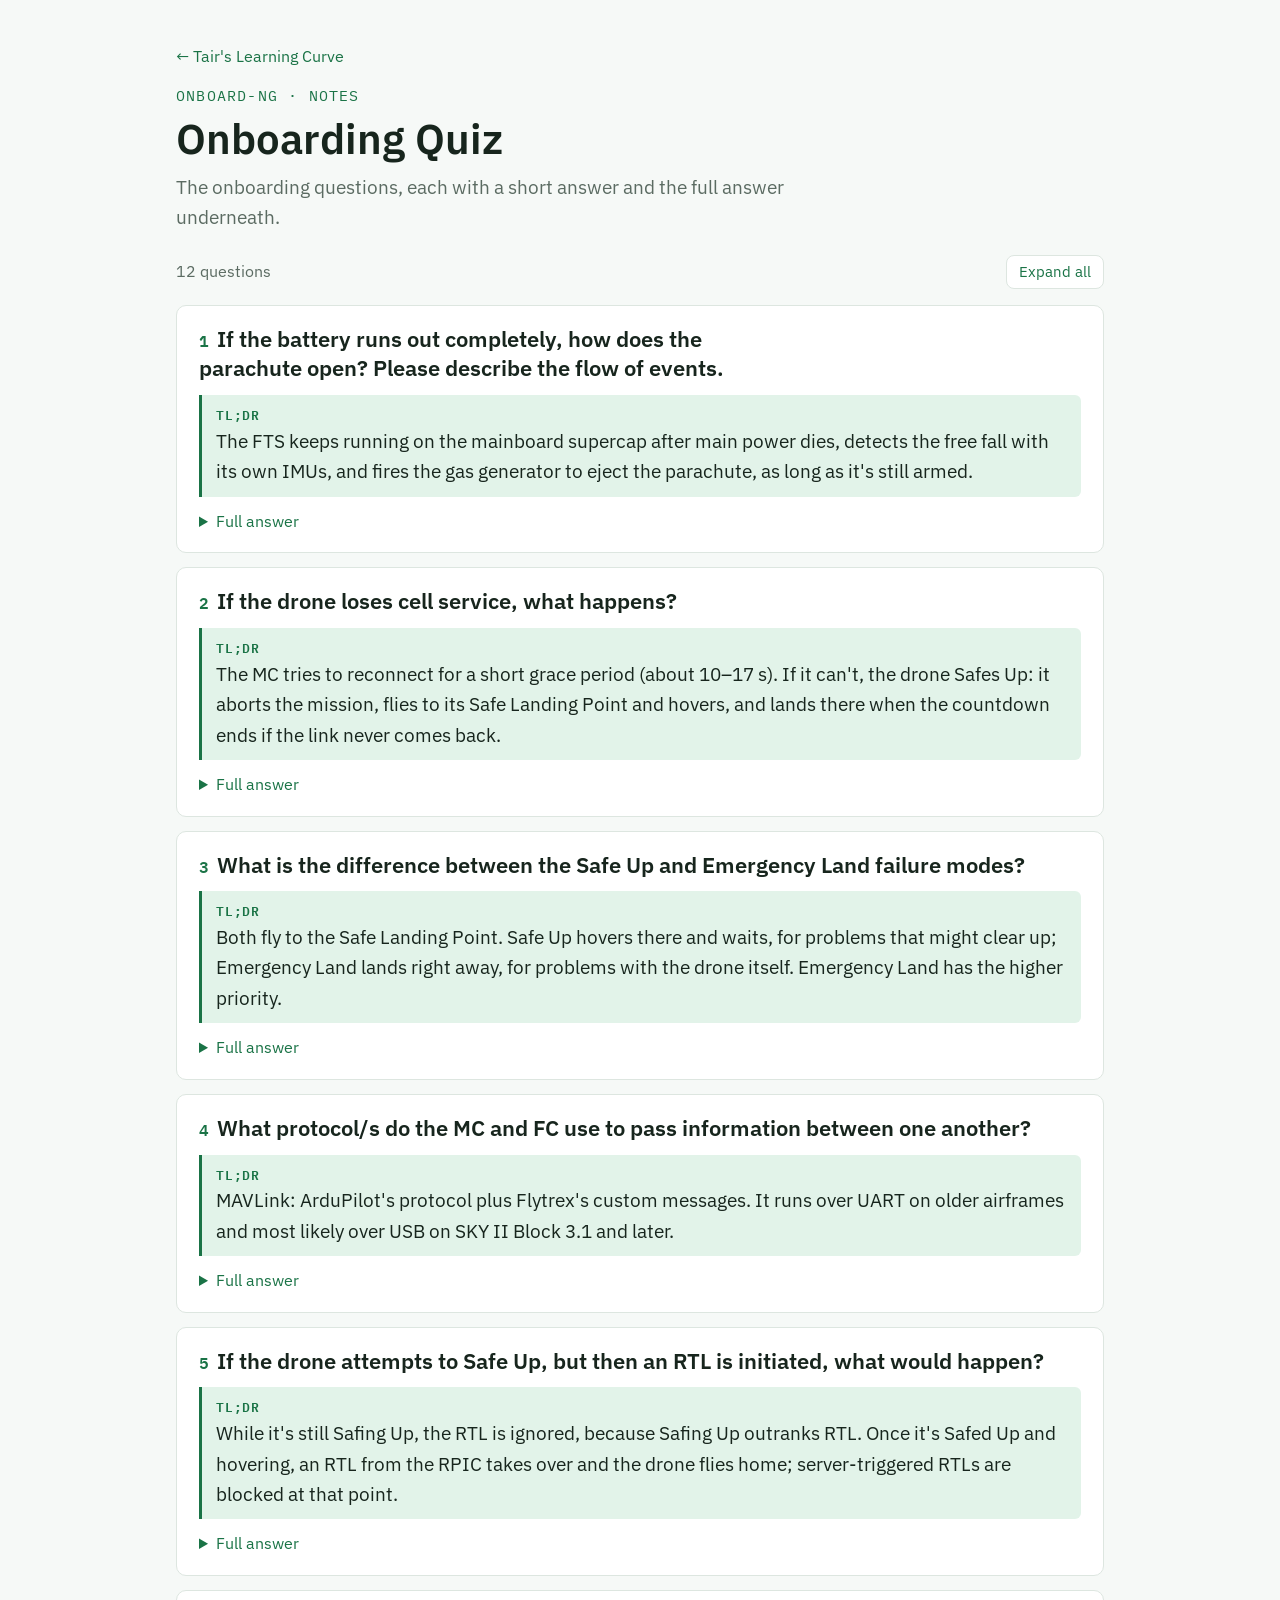
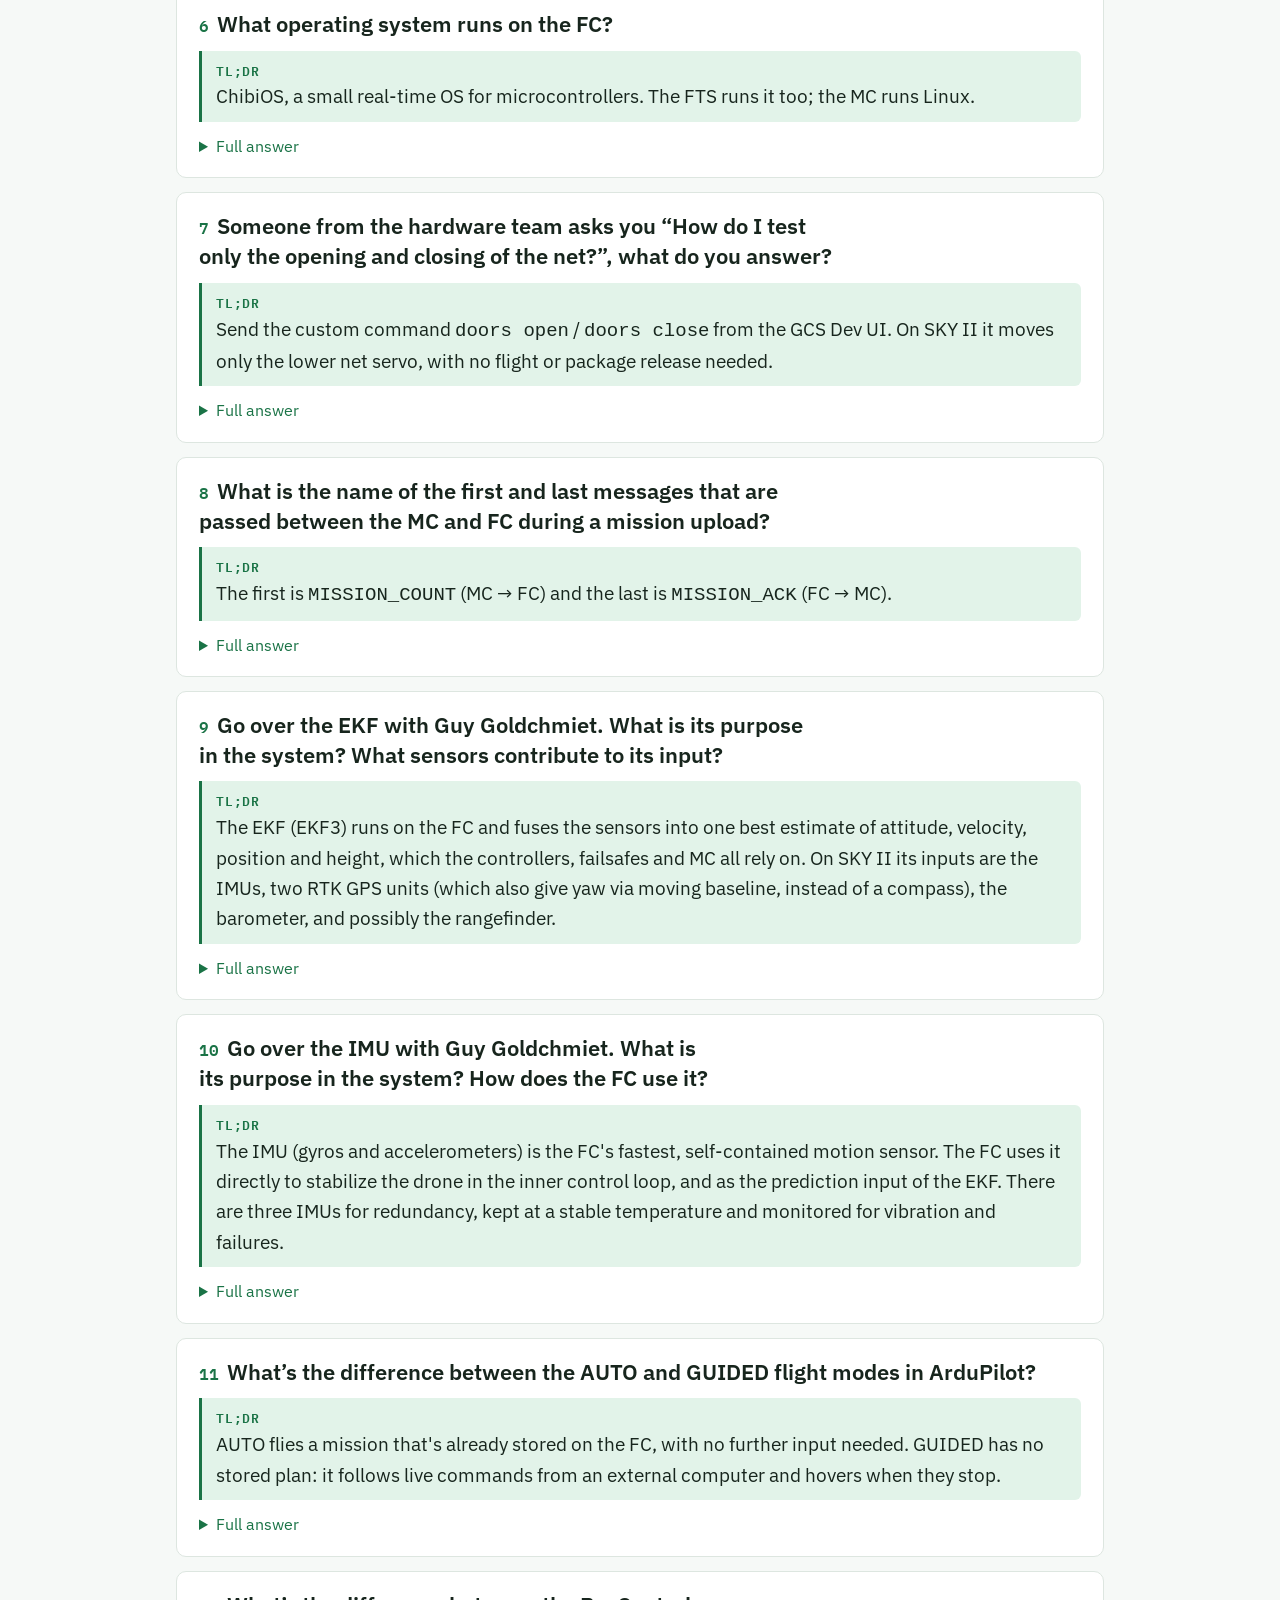
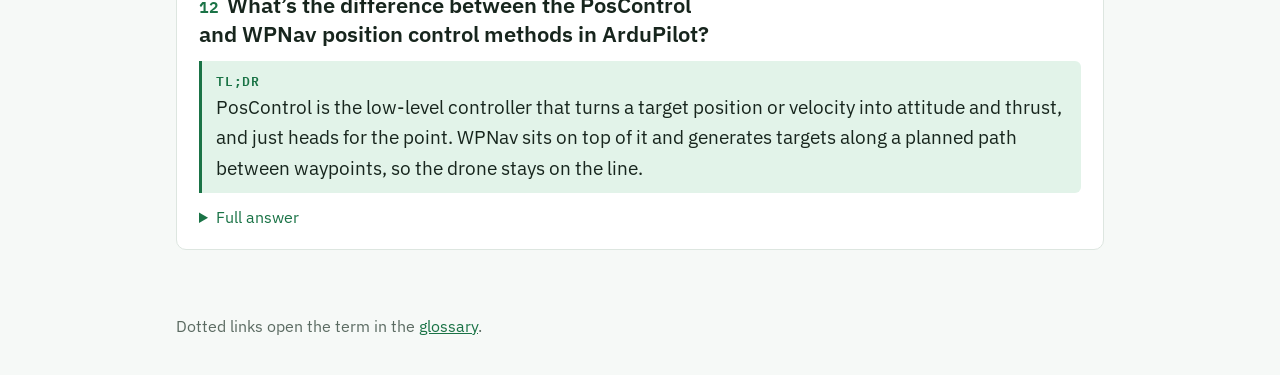
<file: onboarding-quiz.html>
<!doctype html>
<html lang="en">
<head>
<meta charset="utf-8">
<meta name="viewport" content="width=device-width, initial-scale=1">
<title>Onboarding Quiz</title>
<link rel="preconnect" href="https://fonts.googleapis.com">
<link rel="stylesheet" href="https://fonts.googleapis.com/css2?family=IBM+Plex+Mono:wght@400;500;600&family=IBM+Plex+Sans:wght@400;500;600&display=swap">
<link rel="stylesheet" href="style.css">
<style>
/* Onboarding quiz only: question cards with a TL;DR and a collapsible full answer.
   Shared styles are in style.css */
.tools { display: flex; align-items: center; gap: 12px; padding-block: 14px 0; font-size: 16px; color: var(--muted); }
.tools button {
    margin-left: auto; font: inherit; font-size: 15px; color: var(--accent); cursor: pointer;
    background: var(--surface); border: 1px solid var(--line); border-radius: 8px; padding: 4px 12px;
}
.tools button:hover, .tools button:focus-visible { border-color: var(--accent); outline: none; }
main { padding-block: 16px 64px; display: grid; gap: 14px; }
.card { background: var(--surface); border: 1px solid var(--line); border-radius: 10px; padding: 18px 22px; }
.card h2 { font-size: 22px; line-height: 1.35; margin: 0; font-weight: 600; text-wrap: balance; }
.card .num { font-family: var(--font-mono); font-size: 16px; color: var(--accent); margin-right: 8px; }
.tldr {
    margin: 12px 0 0; padding: 10px 14px; background: var(--accent-soft);
    border-left: 3px solid var(--accent); border-radius: 0 6px 6px 0;
}
.tldr .label { display: block; font-size: 13px; color: var(--accent); }
.card details { margin-top: 12px; }
.card summary { cursor: pointer; color: var(--accent); font-size: 16px; width: fit-content; }
.card summary:hover, .card summary:focus-visible { text-decoration: underline; outline: none; }
.card details[open] summary { margin-bottom: 10px; }
.card .answer { max-width: 75ch; border-top: 1px solid var(--line); padding-top: 12px; }
.card .answer > :last-child { margin-bottom: 0; }
</style>
</head>
<body>
<div class="wrap">
    <header class="intro">
        <a class="back" href="index.html">&larr; Tair's Learning Curve</a>
        <div class="eyebrow">onboard-ng · notes</div>
        <h1>Onboarding Quiz</h1>
        <p>The onboarding questions, each with a short answer and the full answer underneath.</p>
    </header>
    <div class="tools">
        <span id="count"></span>
        <button id="toggle" type="button">Expand all</button>
    </div>
    <main id="main">

        <!-- One <article> per question. Copy this block, change the number, question,
             TL;DR and full answer. The full answer takes the same HTML as the qa/ pages
             (<p>, <ul>, <code>, <a class="g" href="glossary.html#t-..."> for glossary links). -->

        <article class="card" id="q1">
            <h2><span class="num">1</span>If the battery runs out completely, how does the parachute open? Please describe the flow of events.</h2>
            <p class="tldr"><span class="label">TL;DR</span>The FTS keeps running on the mainboard supercap after main power dies, detects the free fall with its own IMUs, and fires the gas generator to eject the parachute, as long as it's still armed.</p>
            <details>
                <summary>Full answer</summary>
                <div class="answer">
                    <p>I looked through Flytrex's Confluence and Jira. I couldn't find one design document that describes this exact scenario from start to finish. The flow below is put together from several sources: incident reports, FTS test plans, and mainboard and supercap tickets. It's reasonably well supported, but the Electronics team should confirm the hardware details.</p>
                    <p><strong>Flow of events when the main battery fully depletes in flight</strong></p>
                    <ol>
                        <li><strong>Normally it never gets this far.</strong> The MC has low-battery and very-low-battery thresholds that trigger RTL or an emergency landing well before 0%. The one documented case of a true 0% depletion, <a href="https://flytrex.atlassian.net/wiki/spaces/LAB/pages/2070216705">sUA 1026 in March 2022</a>, happened because the link was lost and the drone hovered over the drop-off point until the battery ran out.</li>
                        <li><strong>Main power collapses.</strong> As the pack hits cutoff, the ESCs and motors lose thrust. The FC and MC may brown out along with them. From that point the flight stack can't command anything, including a parachute trigger.</li>
                        <li><strong>The FTS stays alive on the supercap.</strong> The mainboard has a supercapacitor backup power path that keeps the FTS and its trigger circuit running after main power is lost. Several things point to this:
                            <ul>
                                <li>Field errors such as "Supercap is in backup mode" appear in the logs.</li>
                                <li>The FTS runs capacitance and ESR built-in tests on the supercap, and a failed supercap fails the FTS pre-arm checks (<a href="https://flytrex.atlassian.net/browse/WOR-4656">WOR-4656</a>), so a drone shouldn't take off without it.</li>
                                <li>In <a href="https://flytrex.atlassian.net/browse/CAUS-286">CAUS-286</a>, the buzzer kept sounding for about 60 seconds after the drone was powered off.</li>
                            </ul>
                        </li>
                        <li><strong>The FTS detects the fall by itself.</strong> It has its own IMUs and decides on its own, so it doesn't need a command from the MC. It watches for free fall and abnormal attitude, using thresholds such as <code>FTS_FLIP_CRT</code> and <code>FTS_FLIP_TIME</code>. The <a href="https://flytrex.atlassian.net/wiki/spaces/FRD/pages/2639822858">Parachute Safety SW investigation</a> notes that even if the MC fails to trigger, the FTS senses the free fall and triggers on its own.</li>
                        <li><strong>The FTS fires the parachute.</strong> This only works if the FTS is armed. It stays armed for the whole flight and is disarmed only by the MC, through the safety switch, during landing. The FTS then drives the pyro trigger circuit (PYRO_ARM and PYRO_TRIG) to fire the gas generator, which ejects the parachute. It also cuts the motors, if anything is still spinning, and sounds the buzzer.</li>
                        <li><strong>The drone descends under canopy.</strong> In the 2022 incident, the motors stopped, the parachute triggered, and the drone came down with only airframe damage (latches, arms, top cover).</li>
                    </ol>
                    <p><strong>Caveats</strong></p>
                    <ul>
                        <li><strong>If the FTS was already disarmed</strong>, it won't deploy. This happens during the final landing phase, after the MC disarms near 10 m.</li>
                        <li><strong>The FTS depends on a healthy supercap.</strong> That's why a supercap failure blocks takeoff.</li>
                        <li><strong>SKY II mainboard trigger-circuit defect.</strong> <a href="https://flytrex.atlassian.net/browse/FWD-733">FWD-733</a> describes a known issue: the pyro self-test can pass even when a firing FET can't close, so in that failure the gas generator wouldn't fire. SKY III redesigns the circuit to test the high-side and low-side FETs separately.</li>
                    </ul>
                    <p>If you need the exact holdup time of the supercap or the brown-out thresholds, those weren't in anything I found. The Electronics space owners of the mainboard design would be the right people to ask.</p>
                </div>
            </details>
        </article>

        <article class="card" id="q2">
            <h2><span class="num">2</span>If the drone loses cell service, what happens?</h2>
            <p class="tldr"><span class="label">TL;DR</span>The MC tries to reconnect for a short grace period (about 10–17 s). If it can't, the drone Safes Up: it aborts the mission, flies to its Safe Landing Point and hovers, and lands there when the countdown ends if the link never comes back.</p>
            <details>
                <summary>Full answer</summary>
                <div class="answer">
                    <p>When the drone loses cell service, the Mission Computer (MC) loses its connection to the GCS. It waits a short grace period to reconnect. If it can't, it automatically goes into <strong>Safe Up</strong>. I've written this up from the Product page <a href="https://flytrex.atlassian.net/wiki/spaces/PROD/pages/3130720271">Drone &amp; GCS Connection Loss Scenarios</a>, the <a href="https://flytrex.atlassian.net/wiki/spaces/PROD/pages/3178594320">Adaptive Flight Logic Reference Manual</a>, and the <a href="https://flytrex.atlassian.net/wiki/spaces/FRD/pages/3706159106">MC 3.0 disconnection test plan</a>.</p>
                    <p><strong>Flow of events</strong></p>
                    <ol>
                        <li><strong>Detection.</strong> The MC pings the GCS over its WebSocket. If no reply comes back within the ping timeout, it closes the socket and treats the link as down. The timing is set by <code>server_ping_interval_ms</code>, which can be changed in Oversight Admin.</li>
                        <li><strong>Grace period.</strong> The MC keeps trying to reconnect, with a 1-second gap between attempts. The grace period is set by <code>server_reconnection_grace_ms</code>. The MC 3.0 test plan uses 10 seconds; the Product page mentions about 17 seconds in total, depending on parameters. If the link comes back within the grace period, the drone just carries on with its mission.</li>
                        <li><strong>Safe Up.</strong> If the grace period runs out, the drone aborts the mission and flies to its designated Safe Landing Point, then hovers there at Safe Hover Altitude. Some phases are handled differently:
                            <ul>
                                <li><strong>Takeoff below 10 m:</strong> it does an Emergency Land on the launchpad instead.</li>
                                <li><strong>Descending to or landing at the launchpad:</strong> it just continues and lands.</li>
                                <li><strong>Pickup or delivery in progress:</strong> it deals with the package first, depending on exactly where it is in the process (fast release or controlled release, wire retraction), and then does Safe Up.</li>
                            </ul>
                        </li>
                        <li><strong>Reconnection attempts continue</strong> throughout Safe Up. If the link comes back, the drone stays in Safe Up rather than resuming the mission. The RPIC then has to decide what happens next, such as triggering an RTL.</li>
                        <li><strong>If the link never comes back,</strong> the drone hovers in Safed Up until a countdown ends and then lands at the Safe Landing Point. The test plan's expected result is "Finish the countdown and land."</li>
                    </ol>
                    <p><strong>Other things that still work</strong></p>
                    <ul>
                        <li><strong>Before takeoff:</strong> if there's no server connection, the "Server Communication" check fails and the RPIC app won't approve takeoff.</li>
                        <li><strong>Onboard safety is independent of cell service.</strong> The FC and FTS don't need the cell link. So during a disconnection, FC Loss fallback and autonomous FTS triggers (veering, angle or speed breach, unreliable GPS) still work, and they take priority over Safe Up.</li>
                        <li><strong>The RPIC's tablet losing connection has a similar effect.</strong> If the RPIC tablet disconnects from the GCS for more than about 5 seconds, every drone that RPIC has in the air goes into Safe Up.</li>
                    </ul>
                    <p>For contrast, the March 2022 incident from your last question, where the drone hovered with no link until the battery hit 0%, happened on much older MC logic. Today's Safe Up countdown and the very-low-battery Emergency Land are meant to prevent exactly that.</p>
                </div>
            </details>
        </article>

        <article class="card" id="q3">
            <h2><span class="num">3</span>What is the difference between the Safe Up and Emergency Land failure modes?</h2>
            <p class="tldr"><span class="label">TL;DR</span>Both fly to the Safe Landing Point. Safe Up hovers there and waits, for problems that might clear up; Emergency Land lands right away, for problems with the drone itself. Emergency Land has the higher priority.</p>
            <details>
                <summary>Full answer</summary>
                <div class="answer">
                    <p>Both modes abort the mission and send the drone to a <strong>Safe Landing Point</strong>. The difference is what happens when it gets there: Safe Up stops and hovers there to wait, while Emergency Land puts the drone down right away. This is all from the <a href="https://flytrex.atlassian.net/wiki/spaces/PROD/pages/3178594320">Adaptive Flight Logic Reference Manual</a>.</p>
                    <p><strong>Safe Up</strong> has two phases. In <em>Safing Up</em> the drone flies to the Safe Landing Point and descends to Safe Hover Altitude. In <em>Safed Up</em> it hovers there and waits for one of three things: an RPIC command such as RTL, a timeout countdown that ends in landing, or a higher-priority failure mode. The idea is to get the drone out of the way while keeping the option of recovering it, because the problem might clear up, like a cellular link coming back.</p>
                    <p><strong>Emergency Land</strong> does the same flight to the Safe Landing Point but lands immediately, with no hover and no Safed Up phase. It's for problems where staying in the air is itself the risk.</p>
                    <p><strong>What triggers each one</strong></p>
                    <ul>
                        <li><strong>Safe Up</strong> is triggered by recoverable or "information" problems:
                            <ul>
                                <li>RPIC↔server or MC↔server disconnection</li>
                                <li>an invalid flight plan, or an attempt to start an invalid flight leg</li>
                                <li>a low-risk ADS-B alert</li>
                                <li>GPS degrading to "Bad"</li>
                                <li>failure to upload the fallback mission to the FC</li>
                                <li>a manual RPIC command</li>
                            </ul>
                        </li>
                        <li><strong>Emergency Land</strong> is triggered by problems with the drone itself:
                            <ul>
                                <li>battery at "Very low", or a battery failure</li>
                                <li>FC/FTS overtemperature</li>
                                <li>a failed post-takeoff check</li>
                                <li>a Well Clear Alert</li>
                                <li>critical compass or motor failure (FTX only)</li>
                                <li>a manual RPIC command</li>
                            </ul>
                        </li>
                    </ul>
                    <p><strong>Priority</strong></p>
                    <p>Emergency Land ranks higher: it is 4th, while Safing Up is 5th and Safed Up is 8th, the lowest of all. So an Emergency Land trigger can override a drone that's Safing Up. Once a drone is Safed Up, almost any other mode can take over, including RTL and Emergency Land. That's how a drone hovering after a disconnection still lands if its battery hits "Very low".</p>
                    <p><strong>Behavior differences by phase</strong></p>
                    <ul>
                        <li><strong>Takeoff below 10 m:</strong> a Safe Up trigger is turned into an Emergency Land, so the drone lands on the launchpad.</li>
                        <li><strong>Takeoff at or above 10 m:</strong> Safe Up climbs to Safe Hover Altitude and hovers over the launchpad, while Emergency Land lands on the pad.</li>
                        <li><strong>Landing at the launchpad, above 10 m:</strong> Safe Up aborts the landing and climbs back up to hover, while Emergency Land just finishes the landing.</li>
                        <li><strong>Delivery or pickup:</strong> both handle the package the same way first (fast or controlled release, retracting the wire). After that, Safe Up ends in a hover and Emergency Land ends on the ground.</li>
                    </ul>
                    <p><strong>The FTS</strong></p>
                    <p>When an Emergency Land puts the drone at cruising altitude above the Safe Landing Point, the FTS is disarmed, because the drone is about to land there on purpose. During Safe Up the FTS stays armed while the drone hovers.</p>
                </div>
            </details>
        </article>

        <article class="card" id="q4">
            <h2><span class="num">4</span>What protocol/s do the MC and FC use to pass information between one another?</h2>
            <p class="tldr"><span class="label">TL;DR</span>MAVLink: ArduPilot's protocol plus Flytrex's custom messages. It runs over UART on older airframes and most likely over USB on SKY II Block 3.1 and later.</p>
            <details>
                <summary>Full answer</summary>
                <div class="answer">
                    <p>The MC and FC talk using <strong>MAVLink</strong>: the standard ArduPilot protocol, extended with Flytrex's own message definitions. The FTS uses the same protocol to talk to the MC.</p>
                    <p><strong>Protocol and link</strong></p>
                    <ul>
                        <li><a href="https://flytrex.atlassian.net/wiki/spaces/FRD/pages/1840709650">R&amp;D Software Components</a> says the MC communicates with the FC and FTS via MAVLink over UART.</li>
                        <li>The FC is a fork of ArduCopter. Flytrex keeps its custom MAVLink definitions in a separate repo, <a href="https://github.com/Flytrex/ardupilot_mavlink">Flytrex/ardupilot_mavlink</a>.</li>
                        <li><strong>The physical link may depend on the airframe.</strong> The <a href="https://flytrex.atlassian.net/wiki/spaces/FRD/pages/2471264279">Drone system diagram</a> lists "USB for FC &amp; FTS MAVLink" as a change introduced in SKY II Block 3.1. So on current SKY II, MAVLink likely runs over USB rather than UART, and the "UART" on the Software Components page may refer to older airframes (FTX). The <a href="https://flytrex.atlassian.net/wiki/spaces/EL/pages/2408546305">SKY II/III Mainboard I/O</a> page should confirm this.</li>
                    </ul>
                    <p><strong>What goes over the link</strong> (examples from pages already covered):</p>
                    <ul>
                        <li><strong>Heartbeats in both directions.</strong> If either side misses heartbeats for 5 seconds, that's what triggers FC Loss.</li>
                        <li><strong>Telemetry from the FC.</strong> The MC reads things like the landed state from <code>EXTENDED_SYS_STATUS</code> and the flight mode from the heartbeat's custom-mode field, checking every 250 ms.</li>
                        <li><strong>Commands and mission uploads from the MC.</strong> This includes uploading the fallback mission to the FC; a failed upload triggers FC Loss or Safe Up. It also includes <code>DO_PARACHUTE</code>, which the MC sends to the FTS to toggle its safety switch (arm/disarm).</li>
                    </ul>
                    <p><strong>Other links, for context</strong></p>
                    <p>The MC, FC and FTS are also all on the <strong>CAN bus</strong>, but that's for <strong>DroneCAN</strong> traffic with peripherals rather than MC↔FC traffic. Those peripherals include the Flytrex Navigation Unit (GPS and compass), the Flytrex Propulsion Controller (ESCs), and on SKY II Block 3.2/3.3 the second CAN bus (BLUCAN) with a move toward CAN FD. The delivery mechanism's motor controller (EVESC) talks to the MC over UART.</p>
                </div>
            </details>
        </article>

        <article class="card" id="q5">
            <h2><span class="num">5</span>If the drone attempts to Safe Up, but then an RTL is initiated, what would happen?</h2>
            <p class="tldr"><span class="label">TL;DR</span>While it's still Safing Up, the RTL is ignored, because Safing Up outranks RTL. Once it's Safed Up and hovering, an RTL from the RPIC takes over and the drone flies home; server-triggered RTLs are blocked at that point.</p>
            <details>
                <summary>Full answer</summary>
                <div class="answer">
                    <p>It depends on which phase of Safe Up the drone is in when the RTL arrives. The answer comes from the priority table in the <a href="https://flytrex.atlassian.net/wiki/spaces/PROD/pages/3178594320">Adaptive Flight Logic Reference Manual</a>, which uses this exact case as its example.</p>
                    <p><strong>While it's still Safing Up (flying to the Safe Landing Point or descending to Safe Hover Altitude):</strong> the RTL is ignored. Safing Up is priority 5 and RTL is priority 6, and a mode can only override one with a higher priority. The drone keeps going to the Safe Landing Point. The manual doesn't say that a rejected RTL is queued, so the safe assumption is that it has to be sent again.</p>
                    <p><strong>Once it's Safed Up (hovering above the Safe Landing Point):</strong> the RTL can take over, because Safed Up is the lowest priority (8). The drone climbs away from the Safe Landing Point and flies back to the launchpad along its route to land. The MC 3.0 regression test expects exactly this: "Ascending from the SP after safed up."</p>
                    <p><strong>One catch: only the RPIC can do this.</strong> While the drone is Safed Up, server-triggered RTLs are blocked, so only a manual RTL from the RPIC app works. That means automatic RTL triggers that fire while the drone is hovering won't pull it home on their own, including battery "Low", ADS-B failure, Remote ID failure, and GPS degrading to "Partial". The RPIC has to make that decision. A Very low battery still triggers an Emergency Land, which outranks Safed Up, so the drone can't just hover until the battery runs out.</p>
                    <p><strong>During takeoff, the outcome is different.</strong> Here the drone hovers over the launchpad rather than over a separate Safe Landing Point. RTL at this stage is handled by the parachute-arming rule:</p>
                    <ul>
                        <li><strong>Below 10 m:</strong> both triggers become an Emergency Land, so the drone simply lands on the pad.</li>
                        <li><strong>At or above 10 m:</strong> Safe Up climbs to Safe Hover Altitude above the pad. A later RTL then aborts the takeoff and lands it there.</li>
                    </ul>
                </div>
            </details>
        </article>

        <article class="card" id="q6">
            <h2><span class="num">6</span>What operating system runs on the FC?</h2>
            <p class="tldr"><span class="label">TL;DR</span>ChibiOS, a small real-time OS for microcontrollers. The FTS runs it too; the MC runs Linux.</p>
            <details>
                <summary>Full answer</summary>
                <div class="answer">
                    <p>The FC runs <strong>ChibiOS</strong>, a small real-time operating system (RTOS) made for microcontrollers.</p>
                    <p>The <a href="https://flytrex.atlassian.net/wiki/spaces/FRD/pages/1984594017">FC New Developer Guide</a> says this directly. When you build for the real board (<code>./waf configure --board PluginFlyhawk</code>), ArduPilot's hardware abstraction layer (HAL) is linked to its ChibiOS implementation, and ChibiOS is the OS that runs on the board. This is standard for ArduPilot: on STM32-based flight controllers it uses ChibiOS. The Flyhawk board is STM32-based; the Lab has an <a href="https://flytrex.atlassian.net/wiki/spaces/LAB/pages/2007859205">ST-Link recovery page</a> for when it gets bricked.</p>
                    <p><strong>How this compares with the rest of the drone</strong></p>
                    <ul>
                        <li><strong>FTS:</strong> this is the same ArduCopter fork running on the same kind of board, so it's also ChibiOS.</li>
                        <li><strong>MC:</strong> this one is different. It runs full <strong>Linux</strong>, a Debian image forked from Variscite's, on the mainboard. That's why it can host the Java app, the Python services, RabbitMQ and gRPC.</li>
                        <li><strong>Simulator (SITL):</strong> when the FC code is built for the simulator, it uses ArduPilot's Linux/SITL HAL instead of ChibiOS, so it runs as an ordinary process on a PC.</li>
                    </ul>
                </div>
            </details>
        </article>

        <article class="card" id="q7">
            <h2><span class="num">7</span>Someone from the hardware team asks you “How do I test only the opening and closing of the net?”, what do you answer?</h2>
            <p class="tldr"><span class="label">TL;DR</span>Send the custom command <code>doors open</code> / <code>doors close</code> from the GCS Dev UI. On SKY II it moves only the lower net servo, with no flight or package release needed.</p>
            <details>
                <summary>Full answer</summary>
                <div class="answer">
                    <p>Here's what I'd tell them, based on <a href="https://flytrex.atlassian.net/wiki/spaces/FRD/pages/1040253041">Textual ("Custom") MC commands</a>:</p>
                    <hr>
                    <p>Use the <code>doors</code> custom command from the GCS Dev UI:</p>
                    <pre><code>doors open
doors close</code></pre>
                    <p>You can send it from the vehicle card in the Dev UI, or from the live mission card if a mission is active. You don't need to fly or start a delivery, so the drone can sit on the bench, powered on and connected to the GCS.</p>
                    <p>On SKY II, this moves <strong>only the lower net servo</strong>. The hook (bobbin) lock stays closed, and the winch and wire don't move. So it tests just the net opening and closing, with no package release.</p>
                    <p>A few practical points:</p>
                    <ul>
                        <li>Keep hands and anything loose away from the net before you send <code>doors open</code>.</li>
                        <li>Always finish with <code>doors close</code>, so the drone isn't left with the net open.</li>
                        <li>The bobbin lock has its own commands, <code>package unlock-hook</code> and <code>package lock-hook</code>. Don't use those if you only want to test the net.</li>
                    </ul>
                    <hr>
                    <p>That's the MC-level test, which checks the whole chain from MC through the delivery controller to the servo. If they want to test the servo below the MC, for example on a Delivery Controller board on the bench, that goes through the servo-controller module described in <a href="https://flytrex.atlassian.net/wiki/spaces/EL/pages/3576725535">Delivery Controller Firmware Architecture</a>. That page doesn't give a bench procedure, though, so the Electronics team would be the ones to ask.</p>
                </div>
            </details>
        </article>

        <article class="card" id="q8">
            <h2><span class="num">8</span>What is the name of the first and last messages that are passed between the MC and FC during a mission upload?</h2>
            <p class="tldr"><span class="label">TL;DR</span>The first is <code>MISSION_COUNT</code> (MC → FC) and the last is <code>MISSION_ACK</code> (FC → MC).</p>
            <details>
                <summary>Full answer</summary>
                <div class="answer">
                    <p>The upload follows the standard MAVLink mission protocol:</p>
                    <ul>
                        <li><strong>First message: <code>MISSION_COUNT</code></strong>, sent from the MC to the FC. It tells the FC how many mission items are about to arrive, which starts the upload.</li>
                        <li><strong>Last message: <code>MISSION_ACK</code></strong>, sent from the FC to the MC. Once the FC has received every item, it acknowledges the whole upload. A result of <code>MAV_MISSION_ACCEPTED</code> means success; anything else means the upload failed. A failure is what triggers the "Failure to update FC with fallback mission" or FC-Loss paths covered earlier.</li>
                    </ul>
                    <p><strong>What happens in between</strong></p>
                    <p>The FC pulls the items one at a time. It sends <code>MISSION_REQUEST_INT</code> with a sequence number. Older implementations use the deprecated <code>MISSION_REQUEST</code> instead. The MC answers each request with <code>MISSION_ITEM_INT</code>, or <code>MISSION_ITEM</code> on older implementations. This repeats until the last item, and then the FC sends the <code>MISSION_ACK</code>.</p>
                    <p>This exact question appears in the <a href="https://flytrex.atlassian.net/wiki/spaces/FRD/pages/2653913130">Embedded Onboarding</a> checklist. The answer above is the standard protocol. To confirm what Flytrex's MC actually sends, the onboarding's Step 6 setup (MC with FC SITL) lets you watch the exchange directly in the MC log or a MAVLink inspector. That also shows whether the MC sends a <code>MISSION_CLEAR_ALL</code> before the <code>MISSION_COUNT</code>; some ground stations do and some don't, and I couldn't confirm it from the docs.</p>
                </div>
            </details>
        </article>

        <article class="card" id="q9">
            <h2><span class="num">9</span>Go over the EKF with Guy Goldchmiet. What is its purpose in the system? What sensors contribute to its input?</h2>
            <p class="tldr"><span class="label">TL;DR</span>The EKF (EKF3) runs on the FC and fuses the sensors into one best estimate of attitude, velocity, position and height, which the controllers, failsafes and MC all rely on. On SKY II its inputs are the IMUs, two RTK GPS units (which also give yaw via moving baseline, instead of a compass), the barometer, and possibly the rangefinder.</p>
            <details>
                <summary>Full answer</summary>
                <div class="answer">
                    <p>The EKF is the FC's state estimator. Since the FC fork is based on ArduPilot 4.5.7, it's <strong>EKF3</strong>. The sensor side below comes from Flytrex's <a href="https://flytrex.atlassian.net/wiki/spaces/FRD/pages/3261792257">GPS RTK Flow</a> page and the moving-baseline tickets. The <code>EK3_SRC*</code> parameter values aren't documented in anything I found, so they're worth going over with Guy.</p>
                    <p><strong>Purpose</strong></p>
                    <p>No single sensor gives the drone a reliable picture of where it is and how it's oriented. The IMUs are fast but drift, GPS is accurate but slow and can drop out, and the barometer is noisy. The Extended Kalman Filter fuses them all into one best estimate of the drone's state:</p>
                    <ul>
                        <li><strong>What it estimates:</strong> attitude, velocity, position and height.</li>
                        <li><strong>Error terms:</strong> it also estimates sensor errors such as gyro and accelerometer biases, plus wind.</li>
                        <li><strong>The basic cycle:</strong> it predicts the state forward using the IMUs. It then corrects that prediction whenever a measurement arrives from GPS, the barometer and so on.</li>
                        <li><strong>Rejecting bad data:</strong> it checks each measurement against what it expected (an "innovation" check) and rejects ones that don't fit.</li>
                        <li><strong>Multiple IMUs:</strong> it runs one copy of the filter ("lane") per IMU and switches lanes if one goes bad.</li>
                    </ul>
                    <p>Almost everything downstream depends on this estimate:</p>
                    <ul>
                        <li>the attitude controller, and PosControl and WPNav from earlier questions</li>
                        <li>the EKF and GPS failsafes and pre-arm checks</li>
                        <li>the telemetry the MC receives over MAVLink (position, attitude, <code>EKF_STATUS_REPORT</code>), which drives MC decisions such as route-deviation and GPS-quality checks</li>
                    </ul>
                    <p>The FTS is also an ArduCopter fork with its own IMUs, so it most likely runs its own EKF independently of the FC. Worth confirming with Guy.</p>
                    <p><strong>Sensors that feed it on SKY II</strong></p>
                    <ul>
                        <li><strong>IMUs (gyros and accelerometers):</strong> these drive the prediction step, and there are several of them for redundancy.</li>
                        <li><strong>GPS, two FNUR units with RTK:</strong> these provide position and velocity, accurate to centimetres when RTK is fixed. The corrections come from a ground base station. They pass through the RTK caster server to the RTK distributor service on the MC, and from there to GPS 0 over the CAN bus.</li>
                        <li><strong>GPS yaw (moving baseline) instead of a compass:</strong> this is the Flytrex-specific part. SKY II doesn't use a compass. GPS 0 acts as a moving base for GPS 1. Since the FC knows where both antennas are mounted, it can calculate the heading from the vector between them (<a href="https://github.com/Flytrex/flytrex_ardupilot/pull/349">FWD-617</a>, <a href="https://flytrex.atlassian.net/browse/MD-481">MD-481</a>). FTX still uses a compass, the RM3100 in the FNU.</li>
                        <li><strong>Barometer:</strong> this is the usual height source. Baro drift shows up as an FC pre-arm failure (CAUS-2031).</li>
                        <li><strong>Rangefinder (altimeter):</strong> it measures height above the ground, which matters near the ground and for landing. Whether it's fused as an EKF height source or only used for terrain and landing logic depends on the <code>EK3_SRC1_POSZ</code> / <code>EK3_RNG_USE_HGT</code> configuration, so ask Guy.</li>
                    </ul>
                    <p><strong>Questions to ask Guy</strong></p>
                    <ul>
                        <li>Which <code>EK3_SRC1_*</code> sources are set (position, velocity, height, yaw)? Are there alternate source sets?</li>
                        <li>What does the EKF do if GPS yaw is lost mid-flight, given there's no compass to fall back on?</li>
                        <li>How do EKF lane switches and the EKF failsafe show up to the MC?</li>
                    </ul>
                </div>
            </details>
        </article>

        <article class="card" id="q10">
            <h2><span class="num">10</span>Go over the IMU with Guy Goldchmiet. What is its purpose in the system? How does the FC use it?</h2>
            <p class="tldr"><span class="label">TL;DR</span>The IMU (gyros and accelerometers) is the FC's fastest, self-contained motion sensor. The FC uses it directly to stabilize the drone in the inner control loop, and as the prediction input of the EKF. There are three IMUs for redundancy, kept at a stable temperature and monitored for vibration and failures.</p>
            <details>
                <summary>Full answer</summary>
                <div class="answer">
                    <p>The IMU (inertial measurement unit) is the FC's motion sensor: gyroscopes measure rotation rate and accelerometers measure acceleration, both on three axes. The Flytrex-specific details below come from the <a href="https://flytrex.atlassian.net/wiki/spaces/EL/pages/3336634373">SKY II Flyhawk EOL TA</a>, the <a href="https://flytrex.atlassian.net/wiki/spaces/OP/pages/2148139009">sUA Return To Service Log Analysis</a> and the <a href="https://flytrex.atlassian.net/wiki/spaces/FRD/pages/3706781704">take-off prohibition tests</a>. The rest is standard ArduPilot behavior.</p>
                    <p><strong>Purpose</strong></p>
                    <p>The IMU is the fastest and most fundamental sensor on the drone. It's sampled at kHz rates and doesn't depend on anything outside the drone: no satellites, no air pressure, no magnetic field. That makes it the only sensor fast enough to keep a multirotor stable, so everything else is used to correct it. On its own it drifts within seconds, because integrating rates and accelerations piles up error, which is why the EKF exists.</p>
                    <p><strong>How the FC uses it</strong></p>
                    <ul>
                        <li><strong>Inner-loop stabilization.</strong> The gyro rates feed the rate controller directly, after filtering. That loop runs at the main loop rate (hundreds of Hz) and drives the motors. It's the loop that physically keeps the drone level.</li>
                        <li><strong>EKF prediction.</strong> In the EKF from question 11, the IMU drives the prediction step: the gyro and accelerometer readings move the attitude, velocity and position estimate forward between GPS and barometer updates.</li>
                        <li><strong>EKF lanes.</strong> The FC has three IMUs, and the third was added in <a href="https://github.com/Flytrex/onboard-ng/pull/1287">onboard-ng#1287</a>, with <code>EK3_IMU_MASK 7</code>. The EKF runs one lane per IMU and switches to another lane if the active one goes bad.</li>
                        <li><strong>Bias estimation.</strong> The EKF continuously estimates gyro and accelerometer biases, so slow drift gets corrected in flight.</li>
                        <li><strong>Temperature stabilization.</strong> IMU bias changes with temperature. The Flyhawk has a heater circuit that keeps the gyros at a stable temperature ("Gyro temperature stabilization" in the EOL TA), and the FC temperature is a take-off prohibition check.</li>
                        <li><strong>Health and vibration monitoring.</strong>
                            <ul>
                                <li>The FC logs vibration levels and clipping per IMU (the <code>VIBE</code> log message). Clipping means acceleration exceeded the sensor's range.</li>
                                <li>The return-to-service log analysis checks for high vibrations and clipping, and for gyro anomalies above 0.1 rad/s before takeoff on all three IMUs.</li>
                                <li>Gyro and accelerometer failures block takeoff. They can be simulated with <code>fail gyro|accel severe|acute|critical</code>, and in flight the severity decides between RTL or Safe Up, a short flight to land, and the FTS.</li>
                            </ul>
                        </li>
                    </ul>
                    <p><strong>The FTS has its own IMUs</strong></p>
                    <p>The FTS has its own IMUs, separate from the FC's. That's how it detects free fall and flips by itself even when the FC or main power has failed, as in question 1.</p>
                    <p><strong>Questions to ask Guy</strong></p>
                    <ul>
                        <li>Which IMU chips are on the Flyhawk, and how are they mounted? Are they vibration-isolated?</li>
                        <li>How are the gyro filters set (low-pass and harmonic notch on motor RPM)?</li>
                        <li>What heater target temperature is used, and how long is the warm-up before arming?</li>
                    </ul>
                </div>
            </details>
        </article>

        <article class="card" id="q11">
            <h2><span class="num">11</span>What’s the difference between the AUTO and GUIDED flight modes in ArduPilot?</h2>
            <p class="tldr"><span class="label">TL;DR</span>AUTO flies a mission that's already stored on the FC, with no further input needed. GUIDED has no stored plan: it follows live commands from an external computer and hovers when they stop.</p>
            <details>
                <summary>Full answer</summary>
                <div class="answer">
                    <p>Both are autonomous modes in ArduCopter. The difference is where the drone's targets come from.</p>
                    <p><strong>AUTO</strong> flies a mission that has already been uploaded and is stored on the FC. That's the waypoint list loaded through the <code>MISSION_COUNT</code> → <code>MISSION_ACK</code> exchange from question 8. The FC works through the items on its own: waypoints, takeoff, land, loiter, DO_ commands such as changing speed or setting a servo, and so on. Once it's started, it needs no further input from the ground station or companion computer. It continues even if that link drops, though failsafes can still interrupt it.</p>
                    <p><strong>GUIDED</strong> has no stored plan. The drone holds position and waits for live commands from an external source, such as a GCS or companion computer. Examples are <code>SET_POSITION_TARGET_GLOBAL_INT</code> or <code>SET_POSITION_TARGET_LOCAL_NED</code> (go to this position, or fly at this velocity), <code>MAV_CMD_DO_REPOSITION</code>, and yaw or altitude change commands. When it reaches a target, it stops and hovers until the next command arrives. If the commander goes silent, the drone simply holds where it is. Velocity commands are the exception: they time out after a few seconds and the drone stops.</p>
                    <p><strong>The trade-off</strong></p>
                    <p>AUTO is better when the route is known in advance and you want the FC to be self-sufficient. GUIDED is better for dynamic, moment-to-moment control from a smarter computer: avoidance manoeuvres, precision landing adjustments, or ad-hoc repositioning.</p>
                    <p><strong>How this probably maps to Flytrex</strong> (my inference, not something I've confirmed in the docs):</p>
                    <ul>
                        <li>The <strong>fallback mission</strong> is a stored mission that the FC runs alone when the MC disappears, which is a natural fit for AUTO.</li>
                        <li>The <strong><code>veer</code> custom command</strong> fits GUIDED well. The docs describe it as stopping the drone, flying it to an offset point, and then hovering there without continuing the mission, which is exactly GUIDED behavior.</li>
                    </ul>
                    <p>To see what the MC actually uses during each phase, the flight mode is in the FC heartbeat's custom-mode field. It shows up in the MC/FC logs and in the Blackbox log viewer.</p>
                </div>
            </details>
        </article>

        <article class="card" id="q12">
            <h2><span class="num">12</span>What’s the difference between the PosControl and WPNav position control methods in ArduPilot?</h2>
            <p class="tldr"><span class="label">TL;DR</span>PosControl is the low-level controller that turns a target position or velocity into attitude and thrust, and just heads for the point. WPNav sits on top of it and generates targets along a planned path between waypoints, so the drone stays on the line.</p>
            <details>
                <summary>Full answer</summary>
                <div class="answer">
                    <p>They're two layers of the same control stack. WPNav sits on top of PosControl and feeds it.</p>
                    <p><strong>AC_PosControl: the low-level position controller</strong></p>
                    <p>PosControl takes a target position, velocity and/or acceleration and works out the attitude and thrust needed to reach it. Those go to the attitude controller (AC_AttitudeControl), which then drives the motors.</p>
                    <p>Internally it's a cascade. A position error goes through a P controller to become a velocity demand. A velocity error goes through a PID to become an acceleration demand. The acceleration is turned into lean angles for horizontal motion and throttle for vertical. Horizontal (XY) and vertical (Z) are handled by separate controllers, tuned with the <code>PSC_POSXY_P</code>, <code>PSC_VELXY_P/I/D</code>, <code>PSC_POSZ_P</code>, <code>PSC_VELZ_P</code> and <code>PSC_ACCZ_P/I/D</code> parameters.</p>
                    <p>Since ArduPilot 4.1 its input functions (such as <code>input_pos_xyz</code> and <code>input_vel_accel_xy</code>) also shape the target kinematically. They respect speed, acceleration and jerk limits, so the drone moves smoothly rather than jumping. But PosControl has no idea of a <em>path</em>. It moves the drone toward a point from wherever the drone currently is. If wind pushes it sideways, it heads for the target from its new position and doesn't return to the original line.</p>
                    <p><strong>AC_WPNav: waypoint navigation</strong></p>
                    <p>WPNav works out a path between waypoints and then generates the position, velocity and acceleration targets along that path, step by step, feeding them to PosControl. Since 4.1 it uses S-curve trajectories (jerk-limited straight legs with planned cornering), plus splines for spline waypoints. It also handles cornering at waypoints, terrain following (with a rangefinder or terrain data), and the speed and acceleration limits for missions. Its parameters include <code>WPNAV_SPEED</code>, <code>WPNAV_SPEED_UP/DN</code>, <code>WPNAV_ACCEL</code>, <code>WPNAV_JERK</code>, <code>WPNAV_RADIUS</code> and <code>WPNAV_RFND_USE</code>.</p>
                    <p>Because the targets move along the planned line, any cross-track error gets corrected, so the drone stays on the route.</p>
                    <p><strong>Which modes use which</strong></p>
                    <ul>
                        <li><strong>AUTO</strong> waypoint legs go through WPNav.</li>
                        <li><strong>GUIDED</strong> depends on the command:
                            <ul>
                                <li>Velocity and acceleration targets go straight to PosControl.</li>
                                <li>By default in recent versions, position targets also go straight to PosControl, as a shaped move to a point. Setting the "use WPNav for position control" bit in <code>GUID_OPTIONS</code> sends them through WPNav instead, with S-curve path following. Check the exact bit in the parameter docs for AP 4.5.7, the version Flytrex's FC fork is based on.</li>
                            </ul>
                        </li>
                        <li><strong>LOITER</strong> uses its own library (AC_Loiter), which also sits on top of PosControl.</li>
                    </ul>
                    <p><strong>Why it matters in practice</strong></p>
                    <p>WPNav keeps you on the line; PosControl gets you to the point. For Flytrex this is a real distinction. The route-deviation checks (a warning at 9 m off route, the FTS at 18 m) assume the drone is tracking a line. So any manoeuvre commanded through GUIDED and PosControl, rather than as a mission leg, isn't bound by WPNav's path-following.</p>
                </div>
            </details>
        </article>

    </main>
    <footer>Dotted links open the term in the <a href="glossary.html">glossary</a>.</footer>
</div>

<script>
// Question count and the expand/collapse-all button.
const answers = [...document.querySelectorAll("main details")];
const toggle = document.getElementById("toggle");
document.getElementById("count").textContent =
    answers.length + (answers.length === 1 ? " question" : " questions");
function refresh() {
    toggle.textContent = answers.every(d => d.open) ? "Collapse all" : "Expand all";
}
toggle.addEventListener("click", () => {
    const open = !answers.every(d => d.open);
    answers.forEach(d => { d.open = open; });
    refresh();
});
answers.forEach(d => d.addEventListener("toggle", refresh));
</script>
</body>
</html>
</file>
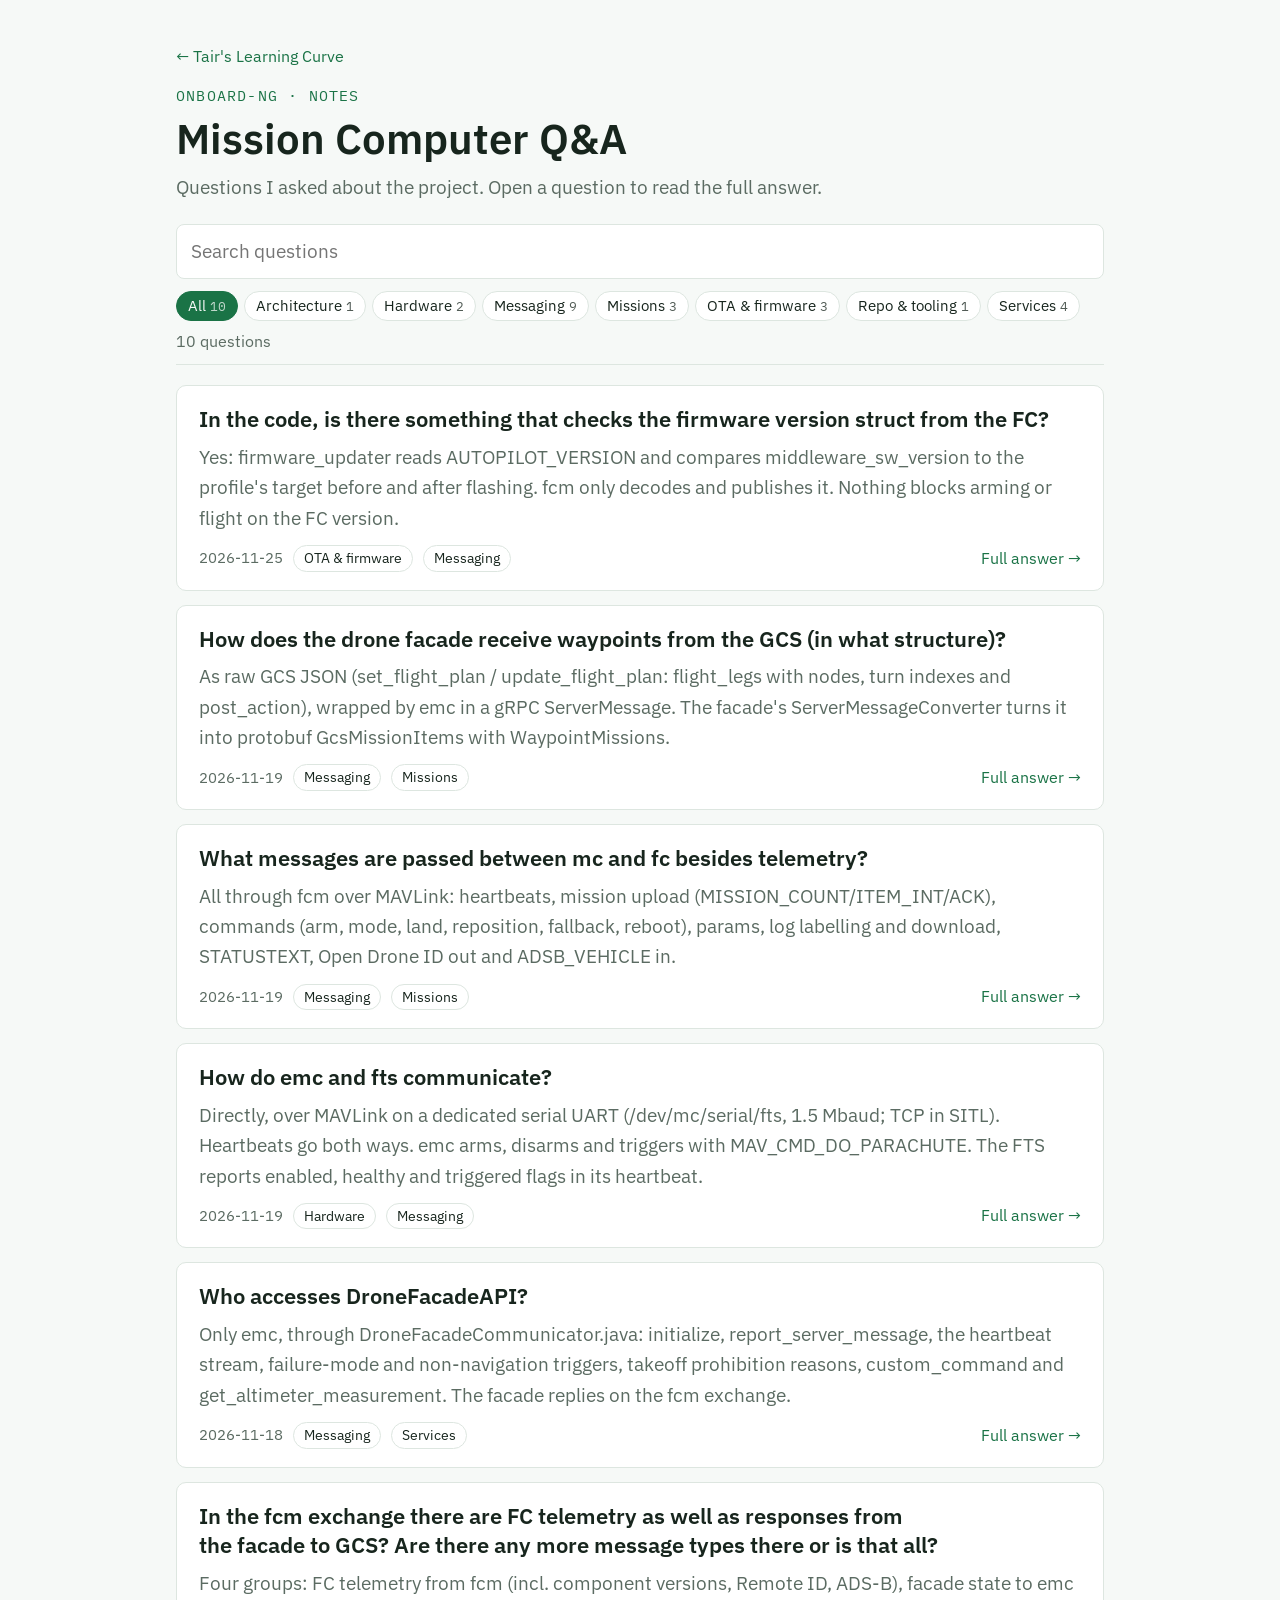
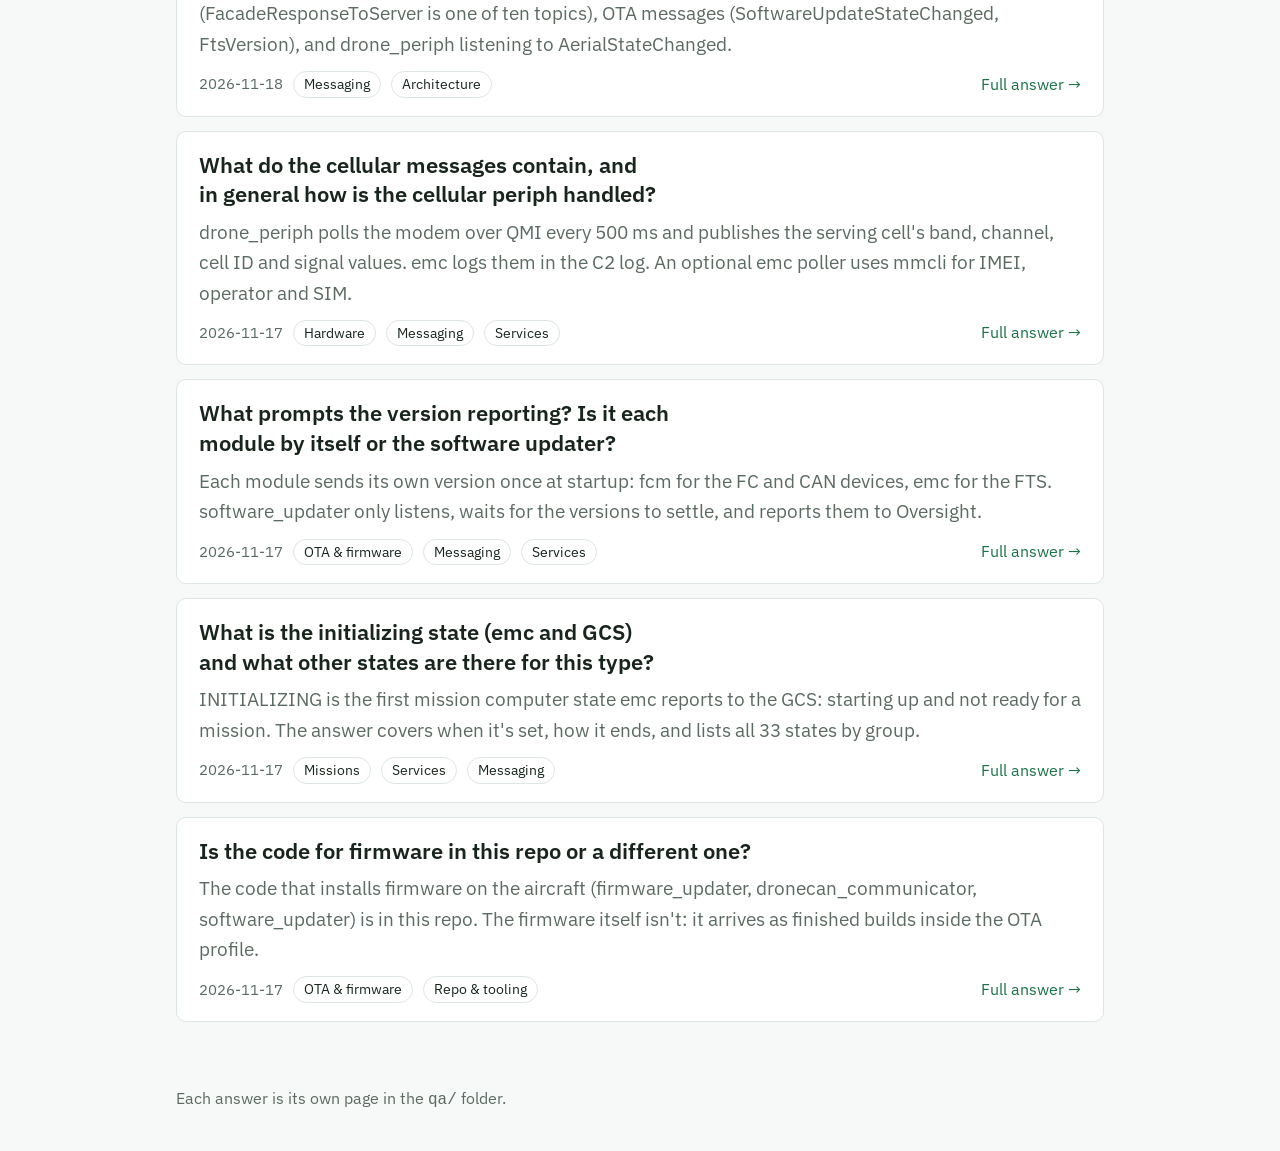
<file: qa.html>
<!doctype html>
<html lang="en">
<head>
<meta charset="utf-8">
<meta name="viewport" content="width=device-width, initial-scale=1">
<title>Mission Computer Q&amp;A</title>
<link rel="preconnect" href="https://fonts.googleapis.com">
<link rel="stylesheet" href="https://fonts.googleapis.com/css2?family=IBM+Plex+Mono:wght@400;500;600&family=IBM+Plex+Sans:wght@400;500;600&display=swap">
<link rel="stylesheet" href="style.css">
<style>
/* Q&A list only: search, topic filter, question cards. Shared styles are in style.css */
.bar {
    position: sticky; top: env(safe-area-inset-top, 0px); z-index: 5;
    background: var(--bg); padding-block: 14px 10px; border-bottom: 1px solid var(--line);
}
.bar input {
    width: 100%; font: inherit; color: var(--fg);
    background: var(--surface); border: 1px solid var(--line); border-radius: 8px;
    padding: 11px 14px;
}
.bar input:focus { outline: 2px solid var(--accent); outline-offset: 1px; border-color: transparent; }
.bar .tag { font-size: 15px; padding: 2px 11px; }
.tag .n { font-family: var(--font-mono); font-size: 13px; opacity: 0.75; margin-left: 4px; }
.meta { margin-top: 8px; font-size: 16px; color: var(--muted); }
main { padding-block: 20px 64px; display: grid; gap: 14px; }
.card { background: var(--surface); border: 1px solid var(--line); border-radius: 10px; padding: 18px 22px; }
.card:hover { border-color: var(--accent); }
.card h2 { font-size: 22px; line-height: 1.35; margin: 0; font-weight: 600; text-wrap: balance; }
.card h2 a { color: inherit; text-decoration: none; }
.card h2 a:hover, .card h2 a:focus-visible { color: var(--accent); outline: none; }
.card .summary { color: var(--muted); margin: 8px 0 0; }
.card .foot { display: flex; flex-wrap: wrap; gap: 6px 10px; align-items: center; margin-top: 12px; font-size: 15px; color: var(--muted); }
.card .more { margin-left: auto; color: var(--accent); text-decoration: none; font-size: 16px; }
.card .more:hover, .card .more:focus-visible { text-decoration: underline; outline: none; }
.empty { text-align: center; color: var(--muted); padding: 48px 0; }
</style>
</head>
<body>
<div class="wrap">
    <header class="intro">
        <a class="back" href="index.html">&larr; Tair's Learning Curve</a>
        <div class="eyebrow">onboard-ng · notes</div>
        <h1>Mission Computer Q&amp;A</h1>
        <p>Questions I asked about the project. Open a question to read the full answer.</p>
    </header>
    <div class="bar">
        <input id="q" type="search" placeholder="Search questions" autocomplete="off" aria-label="Search questions">
        <div class="tag-row" id="tags" aria-label="Filter by topic"></div>
        <div class="meta" id="count"></div>
    </div>
    <main id="main"></main>
    <div class="empty" id="empty" hidden>No questions match.</div>
    <footer>Each answer is its own page in the <code>qa/</code> folder.</footer>
</div>

<script>
// One row per question, newest first. The full answer lives in the file named by `file`.
// Topics in use: Architecture, Services, OTA & firmware, Hardware, Messaging, Repo & tooling, Testing, Missions
const QA = [
    {
        file: "qa/2026-11-25-fc-firmware-version-check.html",
        date: "2026-11-25",
        q: "In the code, is there something that checks the firmware version struct from the FC?",
        tags: ["OTA & firmware", "Messaging"],
        summary: "Yes: firmware_updater reads AUTOPILOT_VERSION and compares middleware_sw_version to the profile's target before and after flashing. fcm only decodes and publishes it. Nothing blocks arming or flight on the FC version.",
    },
    {
        file: "qa/2026-11-19-facade-waypoints-from-gcs.html",
        date: "2026-11-19",
        q: "How does the drone facade receive waypoints from the GCS (in what structure)?",
        tags: ["Messaging", "Missions"],
        summary: "As raw GCS JSON (set_flight_plan / update_flight_plan: flight_legs with nodes, turn indexes and post_action), wrapped by emc in a gRPC ServerMessage. The facade's ServerMessageConverter turns it into protobuf GcsMissionItems with WaypointMissions.",
    },
    {
        file: "qa/2026-11-19-mc-fc-non-telemetry-messages.html",
        date: "2026-11-19",
        q: "What messages are passed between mc and fc besides telemetry?",
        tags: ["Messaging", "Missions"],
        summary: "All through fcm over MAVLink: heartbeats, mission upload (MISSION_COUNT/ITEM_INT/ACK), commands (arm, mode, land, reposition, fallback, reboot), params, log labelling and download, STATUSTEXT, Open Drone ID out and ADSB_VEHICLE in.",
    },
    {
        file: "qa/2026-11-19-emc-fts-communication.html",
        date: "2026-11-19",
        q: "How do emc and fts communicate?",
        tags: ["Hardware", "Messaging"],
        summary: "Directly, over MAVLink on a dedicated serial UART (/dev/mc/serial/fts, 1.5 Mbaud; TCP in SITL). Heartbeats go both ways. emc arms, disarms and triggers with MAV_CMD_DO_PARACHUTE. The FTS reports enabled, healthy and triggered flags in its heartbeat.",
    },
    {
        file: "qa/2026-11-18-dronefacadeapi-clients.html",
        date: "2026-11-18",
        q: "Who accesses DroneFacadeAPI?",
        tags: ["Messaging", "Services"],
        summary: "Only emc, through DroneFacadeCommunicator.java: initialize, report_server_message, the heartbeat stream, failure-mode and non-navigation triggers, takeoff prohibition reasons, custom_command and get_altimeter_measurement. The facade replies on the fcm exchange.",
    },
    {
        file: "qa/2026-11-18-fcm-exchange-topics.html",
        date: "2026-11-18",
        q: "In the fcm exchange there are FC telemetry as well as responses from the facade to GCS? Are there any more message types there or is that all?",
        tags: ["Messaging", "Architecture"],
        summary: "Four groups: FC telemetry from fcm (incl. component versions, Remote ID, ADS-B), facade state to emc (FacadeResponseToServer is one of ten topics), OTA messages (SoftwareUpdateStateChanged, FtsVersion), and drone_periph listening to AerialStateChanged.",
    },
    {
        file: "qa/2026-11-17-cellular-modem-handling.html",
        date: "2026-11-17",
        q: "What do the cellular messages contain, and in general how is the cellular periph handled?",
        tags: ["Hardware", "Messaging", "Services"],
        summary: "drone_periph polls the modem over QMI every 500 ms and publishes the serving cell's band, channel, cell ID and signal values. emc logs them in the C2 log. An optional emc poller uses mmcli for IMEI, operator and SIM.",
    },
    {
        file: "qa/2026-11-17-version-reporting.html",
        date: "2026-11-17",
        q: "What prompts the version reporting? Is it each module by itself or the software updater?",
        tags: ["OTA & firmware", "Messaging", "Services"],
        summary: "Each module sends its own version once at startup: fcm for the FC and CAN devices, emc for the FTS. software_updater only listens, waits for the versions to settle, and reports them to Oversight.",
    },
    {
        file: "qa/2026-11-17-initializing-state.html",
        date: "2026-11-17",
        q: "What is the initializing state (emc and GCS) and what other states are there for this type?",
        tags: ["Missions", "Services", "Messaging"],
        summary: "INITIALIZING is the first mission computer state emc reports to the GCS: starting up and not ready for a mission. The answer covers when it's set, how it ends, and lists all 33 states by group.",
    },
    {
        file: "qa/2026-11-17-firmware-code-location.html",
        date: "2026-11-17",
        q: "Is the code for firmware in this repo or a different one?",
        tags: ["OTA & firmware", "Repo & tooling"],
        summary: "The code that installs firmware on the aircraft (firmware_updater, dronecan_communicator, software_updater) is in this repo. The firmware itself isn't: it arrives as finished builds inside the OTA profile.",
    },
];

const main = document.getElementById("main");
const tagsEl = document.getElementById("tags");
const q = document.getElementById("q");
const countEl = document.getElementById("count");
const emptyEl = document.getElementById("empty");

const esc = s => s.replace(/[&<>"]/g, c => ({ "&": "&amp;", "<": "&lt;", ">": "&gt;", "\"": "&quot;" }[c]));
// Topic slug, also used in links from the question pages: qa.html#topic-<slug>
const slug = t => t.toLowerCase().replace(/[^a-z0-9]+/g, "-").replace(/^-|-$/g, "");
const allTags = [...new Set(QA.flatMap(x => x.tags))].sort();
let activeTag = null;

function tagFromHash() {
    const m = location.hash.match(/^#topic-(.+)$/);
    activeTag = m ? (allTags.find(t => slug(t) === m[1]) || null) : null;
}

function setTag(tag) {
    activeTag = tag;
    try { history.replaceState(null, "", tag ? "#topic-" + slug(tag) : location.pathname); } catch (e) { /* ignore */ }
    render();
}

function render() {
    const t = q.value.trim().toLowerCase();
    const shown = QA.filter(x =>
        (!activeTag || x.tags.includes(activeTag)) &&
        (!t || (x.q + " " + x.summary + " " + x.tags.join(" ")).toLowerCase().includes(t)));
    tagsEl.innerHTML = [`<button class="tag" data-tag="" aria-pressed="${!activeTag}">All<span class="n">${QA.length}</span></button>`]
        .concat(allTags.map(tag => `<button class="tag" data-tag="${esc(tag)}" aria-pressed="${activeTag === tag}">${esc(tag)}<span class="n">${QA.filter(x => x.tags.includes(tag)).length}</span></button>`))
        .join("");
    main.innerHTML = shown.map(x => `
        <article class="card">
            <h2><a href="${esc(x.file)}">${esc(x.q)}</a></h2>
            <p class="summary">${esc(x.summary)}</p>
            <div class="foot"><span>${esc(x.date)}</span>${x.tags.map(tag => `<button class="tag" data-tag="${esc(tag)}" aria-pressed="${activeTag === tag}">${esc(tag)}</button>`).join("")}<a class="more" href="${esc(x.file)}">Full answer &rarr;</a></div>
        </article>`).join("");
    emptyEl.hidden = shown.length > 0;
    countEl.textContent = shown.length === QA.length ? `${QA.length} questions` : `${shown.length} of ${QA.length} questions`;
}

document.addEventListener("click", ev => {
    const b = ev.target.closest("button.tag");
    if (!b) return;
    const tag = b.dataset.tag || null;
    setTag(activeTag === tag ? null : tag);
});
q.addEventListener("input", render);
window.addEventListener("hashchange", () => { tagFromHash(); render(); });
tagFromHash();
render();
</script>
</body>
</html>
</file>
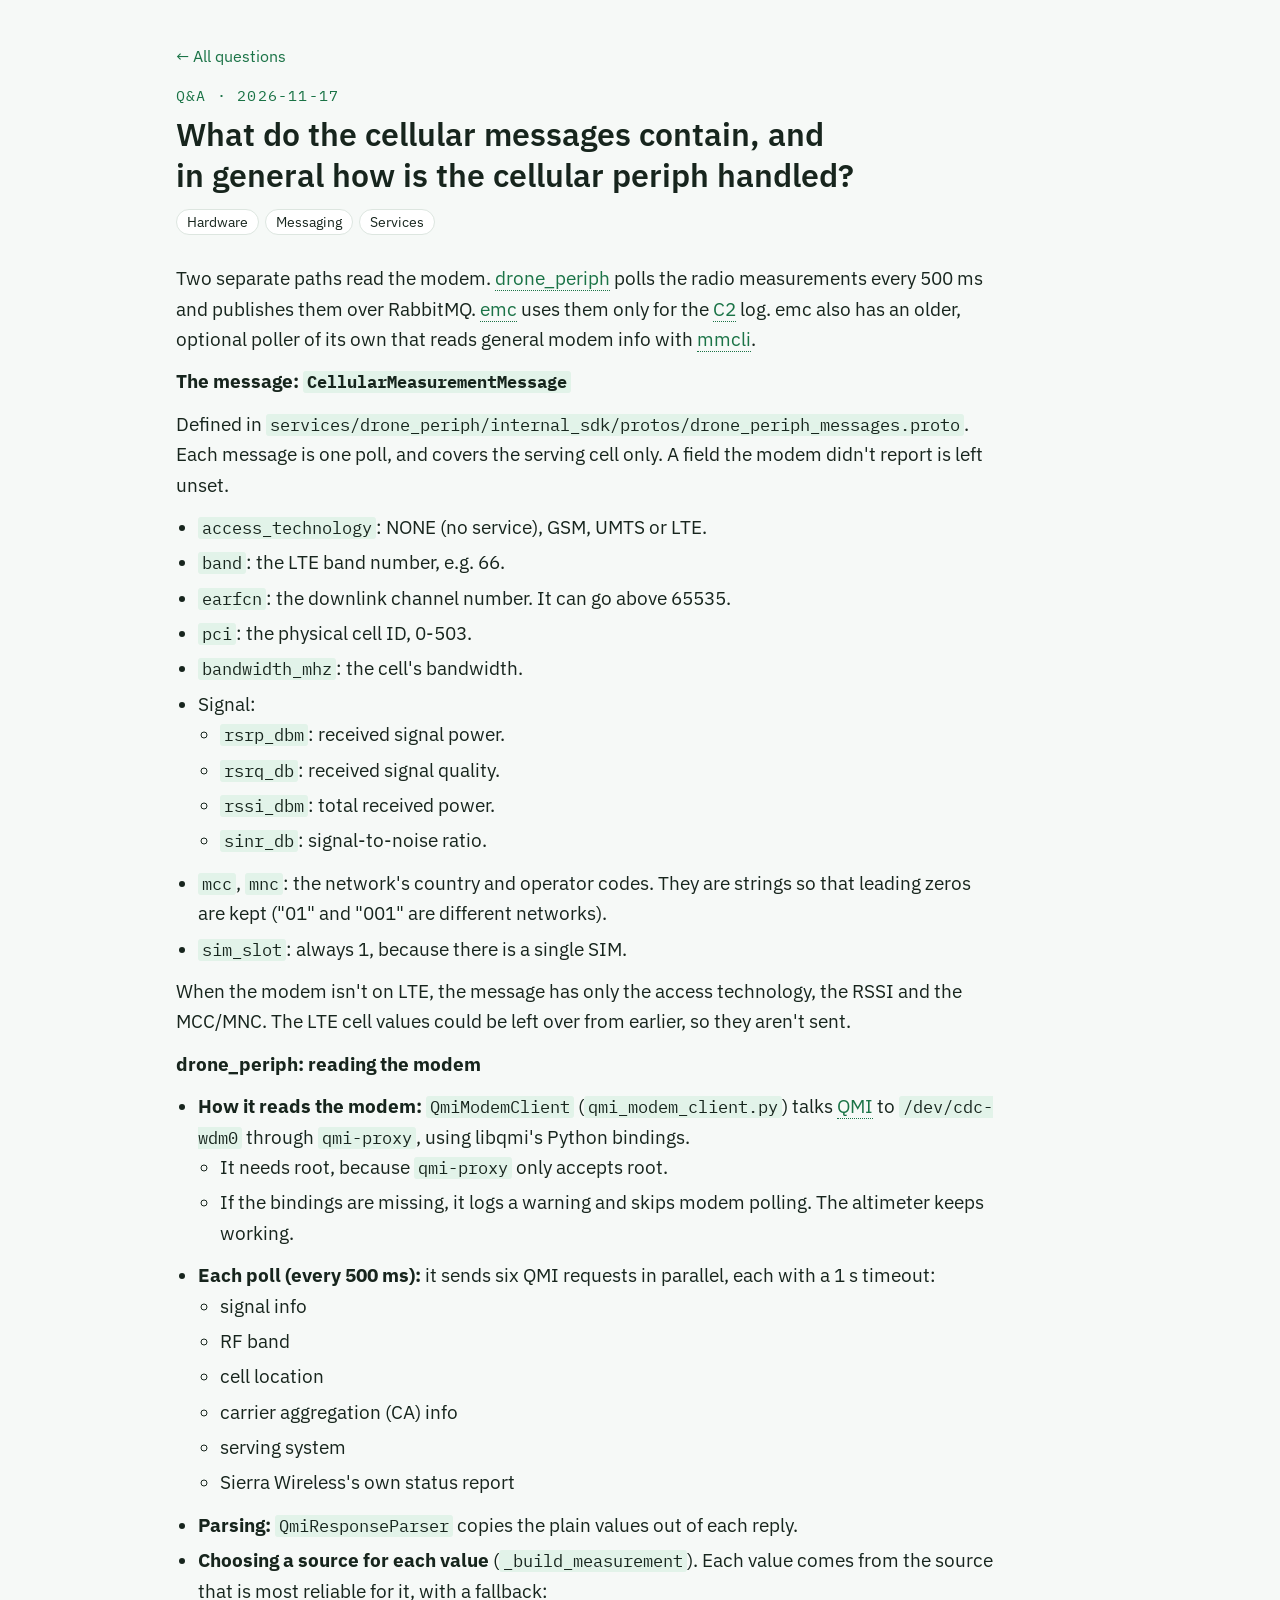
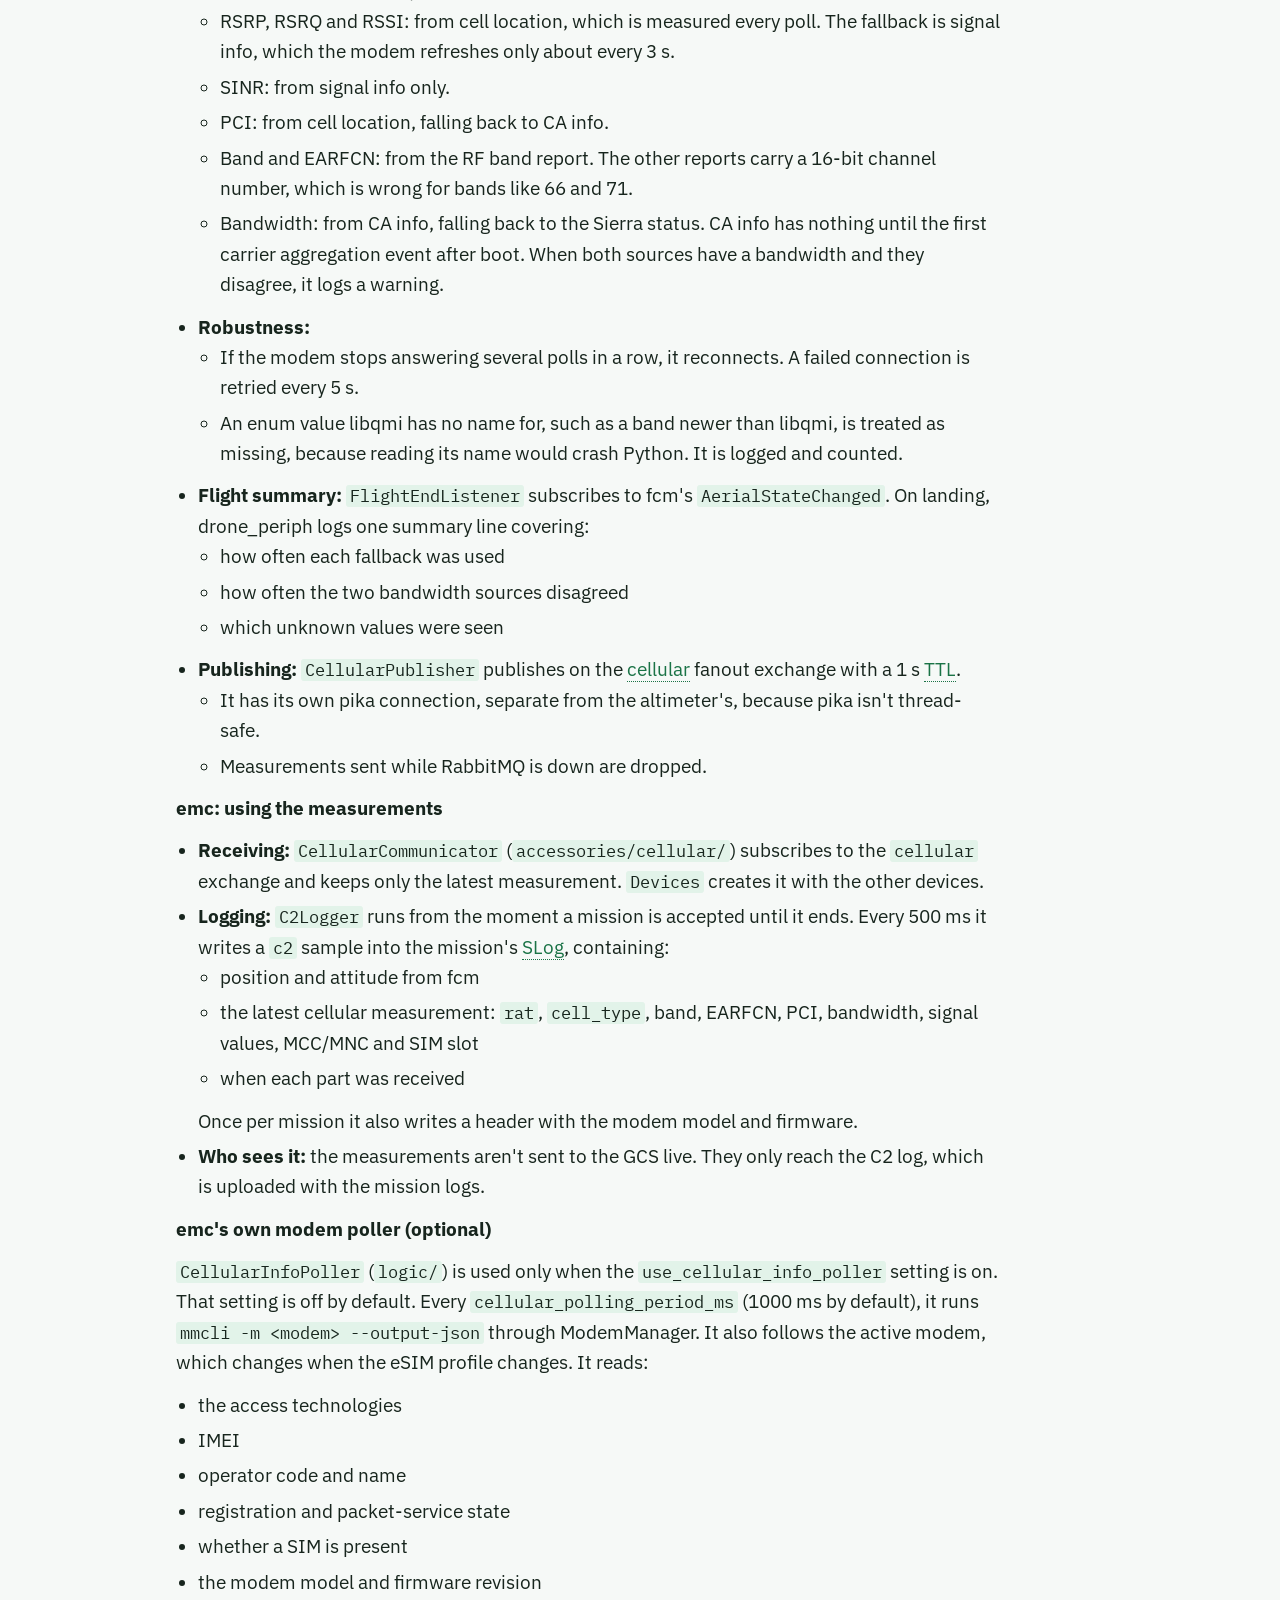
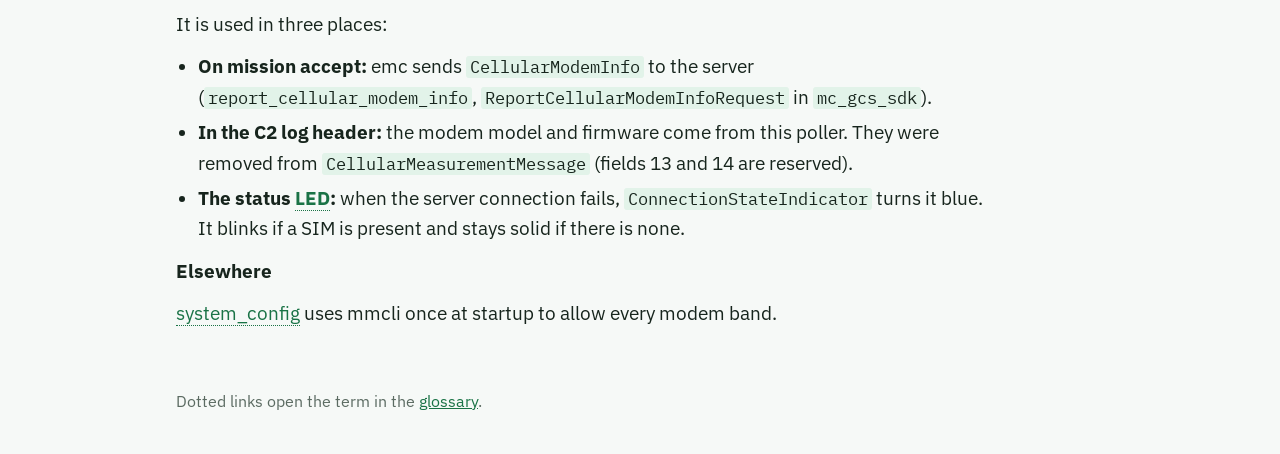
<file: qa/2026-11-17-cellular-modem-handling.html>
<!doctype html>
<html lang="en">
<head>
<meta charset="utf-8">
<meta name="viewport" content="width=device-width, initial-scale=1">
<title>What do the cellular messages contain, and in general how is the cellular periph handled?</title>
<link rel="preconnect" href="https://fonts.googleapis.com">
<link rel="stylesheet" href="https://fonts.googleapis.com/css2?family=IBM+Plex+Mono:wght@400;500;600&family=IBM+Plex+Sans:wght@400;500;600&display=swap">
<link rel="stylesheet" href="../style.css">
</head>
<body>
<div class="wrap">
    <header class="intro">
        <a class="back" href="../qa.html">&larr; All questions</a>
        <div class="eyebrow">Q&amp;A · 2026-11-17</div>
        <h1 class="question">What do the cellular messages contain, and in general how is the cellular periph handled?</h1>
        <div class="tag-row"><a class="tag" href="../qa.html#topic-hardware">Hardware</a><a class="tag" href="../qa.html#topic-messaging">Messaging</a><a class="tag" href="../qa.html#topic-services">Services</a></div>
    </header>
    <main class="answer">
<p>Two separate paths read the modem. <a class="g" href="../glossary.html#t-drone_periph">drone_periph</a> polls the radio measurements every 500 ms and publishes them over RabbitMQ. <a class="g" href="../glossary.html#t-emc">emc</a> uses them only for the <a class="g" href="../glossary.html#t-c2">C2</a> log. emc also has an older, optional poller of its own that reads general modem info with <a class="g" href="../glossary.html#t-mmcli">mmcli</a>.</p>
<p><strong>The message: <code>CellularMeasurementMessage</code></strong></p>
<p>Defined in <code>services/drone_periph/internal_sdk/protos/drone_periph_messages.proto</code>. Each message is one poll, and covers the serving cell only. A field the modem didn't report is left unset.</p>
<ul>
<li><code>access_technology</code>: NONE (no service), GSM, UMTS or LTE.</li>
<li><code>band</code>: the LTE band number, e.g. 66.</li>
<li><code>earfcn</code>: the downlink channel number. It can go above 65535.</li>
<li><code>pci</code>: the physical cell ID, 0-503.</li>
<li><code>bandwidth_mhz</code>: the cell's bandwidth.</li>
<li>Signal:
<ul>
<li><code>rsrp_dbm</code>: received signal power.</li>
<li><code>rsrq_db</code>: received signal quality.</li>
<li><code>rssi_dbm</code>: total received power.</li>
<li><code>sinr_db</code>: signal-to-noise ratio.</li>
</ul></li>
<li><code>mcc</code>, <code>mnc</code>: the network's country and operator codes. They are strings so that leading zeros are kept ("01" and "001" are different networks).</li>
<li><code>sim_slot</code>: always 1, because there is a single SIM.</li>
</ul>
<p>When the modem isn't on LTE, the message has only the access technology, the RSSI and the MCC/MNC. The LTE cell values could be left over from earlier, so they aren't sent.</p>
<p><strong>drone_periph: reading the modem</strong></p>
<ul>
<li><strong>How it reads the modem:</strong> <code>QmiModemClient</code> (<code>qmi_modem_client.py</code>) talks <a class="g" href="../glossary.html#t-qmi">QMI</a> to <code>/dev/cdc-wdm0</code> through <code>qmi-proxy</code>, using libqmi's Python bindings.
<ul>
<li>It needs root, because <code>qmi-proxy</code> only accepts root.</li>
<li>If the bindings are missing, it logs a warning and skips modem polling. The altimeter keeps working.</li>
</ul></li>
<li><strong>Each poll (every 500 ms):</strong> it sends six QMI requests in parallel, each with a 1 s timeout:
<ul>
<li>signal info</li>
<li>RF band</li>
<li>cell location</li>
<li>carrier aggregation (CA) info</li>
<li>serving system</li>
<li>Sierra Wireless's own status report</li>
</ul></li>
<li><strong>Parsing:</strong> <code>QmiResponseParser</code> copies the plain values out of each reply.</li>
<li><strong>Choosing a source for each value</strong> (<code>_build_measurement</code>). Each value comes from the source that is most reliable for it, with a fallback:
<ul>
<li>RSRP, RSRQ and RSSI: from cell location, which is measured every poll. The fallback is signal info, which the modem refreshes only about every 3 s.</li>
<li>SINR: from signal info only.</li>
<li>PCI: from cell location, falling back to CA info.</li>
<li>Band and EARFCN: from the RF band report. The other reports carry a 16-bit channel number, which is wrong for bands like 66 and 71.</li>
<li>Bandwidth: from CA info, falling back to the Sierra status. CA info has nothing until the first carrier aggregation event after boot. When both sources have a bandwidth and they disagree, it logs a warning.</li>
</ul></li>
<li><strong>Robustness:</strong>
<ul>
<li>If the modem stops answering several polls in a row, it reconnects. A failed connection is retried every 5 s.</li>
<li>An enum value libqmi has no name for, such as a band newer than libqmi, is treated as missing, because reading its name would crash Python. It is logged and counted.</li>
</ul></li>
<li><strong>Flight summary:</strong> <code>FlightEndListener</code> subscribes to fcm's <code>AerialStateChanged</code>. On landing, drone_periph logs one summary line covering:
<ul>
<li>how often each fallback was used</li>
<li>how often the two bandwidth sources disagreed</li>
<li>which unknown values were seen</li>
</ul></li>
<li><strong>Publishing:</strong> <code>CellularPublisher</code> publishes on the <a class="g" href="../glossary.html#t-cellular-ex">cellular</a> fanout exchange with a 1 s <a class="g" href="../glossary.html#t-ttl">TTL</a>.
<ul>
<li>It has its own pika connection, separate from the altimeter's, because pika isn't thread-safe.</li>
<li>Measurements sent while RabbitMQ is down are dropped.</li>
</ul></li>
</ul>
<p><strong>emc: using the measurements</strong></p>
<ul>
<li><strong>Receiving:</strong> <code>CellularCommunicator</code> (<code>accessories/cellular/</code>) subscribes to the <code>cellular</code> exchange and keeps only the latest measurement. <code>Devices</code> creates it with the other devices.</li>
<li><strong>Logging:</strong> <code>C2Logger</code> runs from the moment a mission is accepted until it ends. Every 500 ms it writes a <code>c2</code> sample into the mission's <a class="g" href="../glossary.html#t-slog">SLog</a>, containing:
<ul>
<li>position and attitude from fcm</li>
<li>the latest cellular measurement: <code>rat</code>, <code>cell_type</code>, band, EARFCN, PCI, bandwidth, signal values, MCC/MNC and SIM slot</li>
<li>when each part was received</li>
</ul>
Once per mission it also writes a header with the modem model and firmware.</li>
<li><strong>Who sees it:</strong> the measurements aren't sent to the GCS live. They only reach the C2 log, which is uploaded with the mission logs.</li>
</ul>
<p><strong>emc's own modem poller (optional)</strong></p>
<p><code>CellularInfoPoller</code> (<code>logic/</code>) is used only when the <code>use_cellular_info_poller</code> setting is on. That setting is off by default. Every <code>cellular_polling_period_ms</code> (1000 ms by default), it runs <code>mmcli -m &lt;modem&gt; --output-json</code> through ModemManager. It also follows the active modem, which changes when the eSIM profile changes. It reads:</p>
<ul>
<li>the access technologies</li>
<li>IMEI</li>
<li>operator code and name</li>
<li>registration and packet-service state</li>
<li>whether a SIM is present</li>
<li>the modem model and firmware revision</li>
</ul>
<p>It is used in three places:</p>
<ul>
<li><strong>On mission accept:</strong> emc sends <code>CellularModemInfo</code> to the server (<code>report_cellular_modem_info</code>, <code>ReportCellularModemInfoRequest</code> in <code>mc_gcs_sdk</code>).</li>
<li><strong>In the C2 log header:</strong> the modem model and firmware come from this poller. They were removed from <code>CellularMeasurementMessage</code> (fields 13 and 14 are reserved).</li>
<li><strong>The status <a class="g" href="../glossary.html#t-led">LED</a>:</strong> when the server connection fails, <code>ConnectionStateIndicator</code> turns it blue. It blinks if a SIM is present and stays solid if there is none.</li>
</ul>
<p><strong>Elsewhere</strong></p>
<p><a class="g" href="../glossary.html#t-system_config">system_config</a> uses mmcli once at startup to allow every modem band.</p>
    </main>
    <footer>Dotted links open the term in the <a href="../glossary.html">glossary</a>.</footer>
</div>
</body>
</html>
</file>
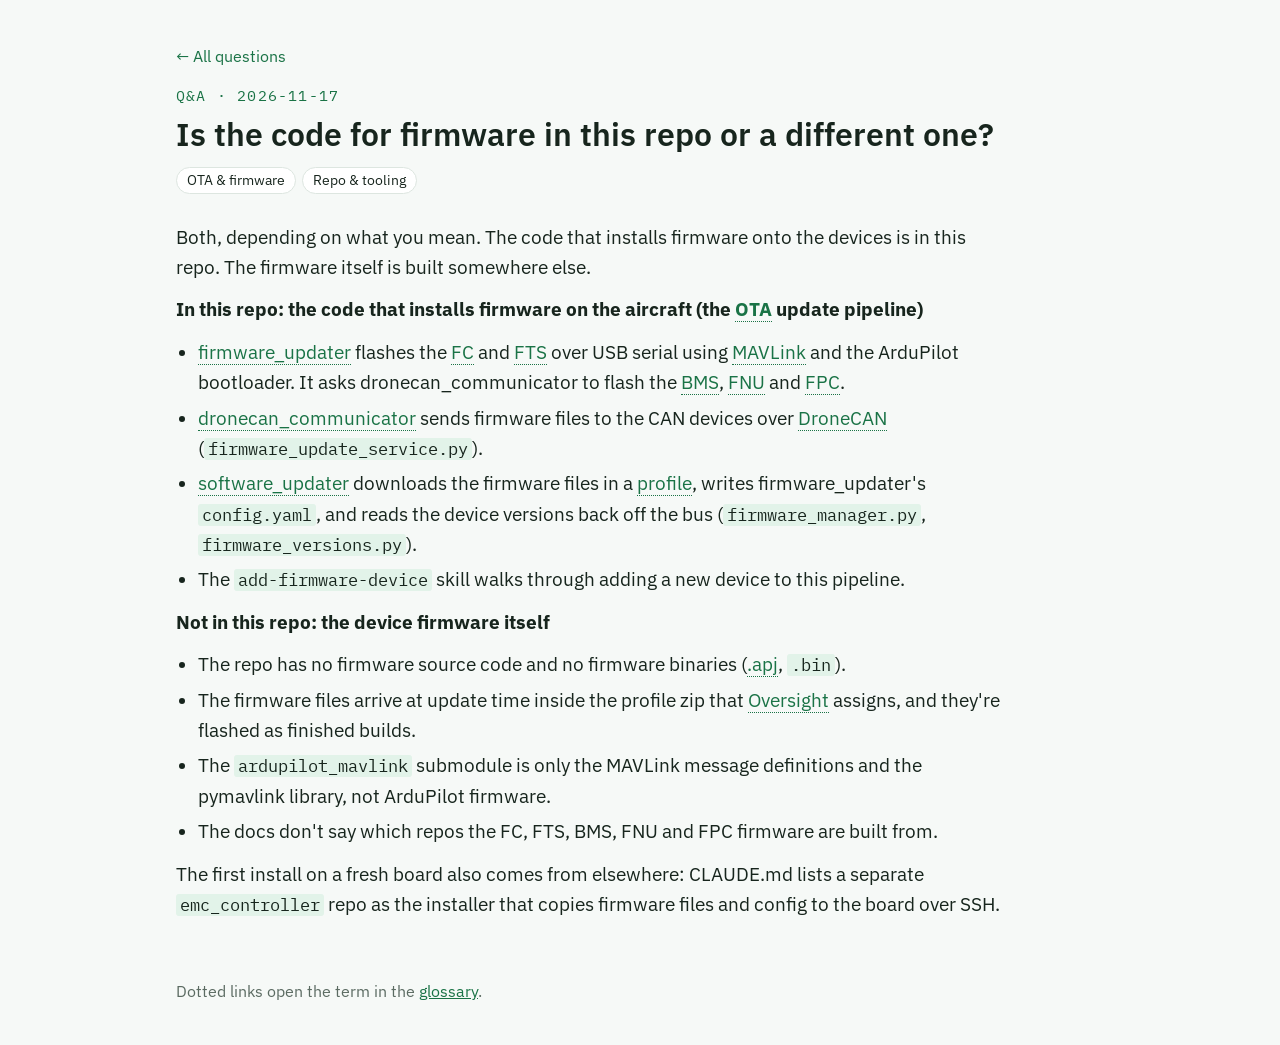
<file: qa/2026-11-17-firmware-code-location.html>
<!doctype html>
<html lang="en">
<head>
<meta charset="utf-8">
<meta name="viewport" content="width=device-width, initial-scale=1">
<title>Is the code for firmware in this repo or a different one?</title>
<link rel="preconnect" href="https://fonts.googleapis.com">
<link rel="stylesheet" href="https://fonts.googleapis.com/css2?family=IBM+Plex+Mono:wght@400;500;600&family=IBM+Plex+Sans:wght@400;500;600&display=swap">
<link rel="stylesheet" href="../style.css">
</head>
<body>
<div class="wrap">
    <header class="intro">
        <a class="back" href="../qa.html">&larr; All questions</a>
        <div class="eyebrow">Q&amp;A · 2026-11-17</div>
        <h1 class="question">Is the code for firmware in this repo or a different one?</h1>
        <div class="tag-row"><a class="tag" href="../qa.html#topic-ota-firmware">OTA &amp; firmware</a><a class="tag" href="../qa.html#topic-repo-tooling">Repo &amp; tooling</a></div>
    </header>
    <main class="answer">
<p>Both, depending on what you mean. The code that installs firmware onto the devices is in this repo. The firmware itself is built somewhere else.</p>
<p><strong>In this repo: the code that installs firmware on the aircraft (the <a class="g" href="../glossary.html#t-ota">OTA</a> update pipeline)</strong></p>
<ul>
<li><a class="g" href="../glossary.html#t-firmware_updater">firmware_updater</a> flashes the <a class="g" href="../glossary.html#t-fc">FC</a> and <a class="g" href="../glossary.html#t-fts">FTS</a> over USB serial using <a class="g" href="../glossary.html#t-mavlink">MAVLink</a> and the ArduPilot bootloader. It asks dronecan_communicator to flash the <a class="g" href="../glossary.html#t-bms">BMS</a>, <a class="g" href="../glossary.html#t-fnu">FNU</a> and <a class="g" href="../glossary.html#t-fpc">FPC</a>.</li>
<li><a class="g" href="../glossary.html#t-dronecan_communicator">dronecan_communicator</a> sends firmware files to the CAN devices over <a class="g" href="../glossary.html#t-dronecan">DroneCAN</a> (<code>firmware_update_service.py</code>).</li>
<li><a class="g" href="../glossary.html#t-software_updater">software_updater</a> downloads the firmware files in a <a class="g" href="../glossary.html#t-profile">profile</a>, writes firmware_updater's <code>config.yaml</code>, and reads the device versions back off the bus (<code>firmware_manager.py</code>, <code>firmware_versions.py</code>).</li>
<li>The <code>add-firmware-device</code> skill walks through adding a new device to this pipeline.</li>
</ul>
<p><strong>Not in this repo: the device firmware itself</strong></p>
<ul>
<li>The repo has no firmware source code and no firmware binaries (<a class="g" href="../glossary.html#t-apj">.apj</a>, <code>.bin</code>).</li>
<li>The firmware files arrive at update time inside the profile zip that <a class="g" href="../glossary.html#t-oversight">Oversight</a> assigns, and they're flashed as finished builds.</li>
<li>The <code>ardupilot_mavlink</code> submodule is only the MAVLink message definitions and the pymavlink library, not ArduPilot firmware.</li>
<li>The docs don't say which repos the FC, FTS, BMS, FNU and FPC firmware are built from.</li>
</ul>
<p>The first install on a fresh board also comes from elsewhere: CLAUDE.md lists a separate <code>emc_controller</code> repo as the installer that copies firmware files and config to the board over SSH.</p>
    </main>
    <footer>Dotted links open the term in the <a href="../glossary.html">glossary</a>.</footer>
</div>
</body>
</html>
</file>
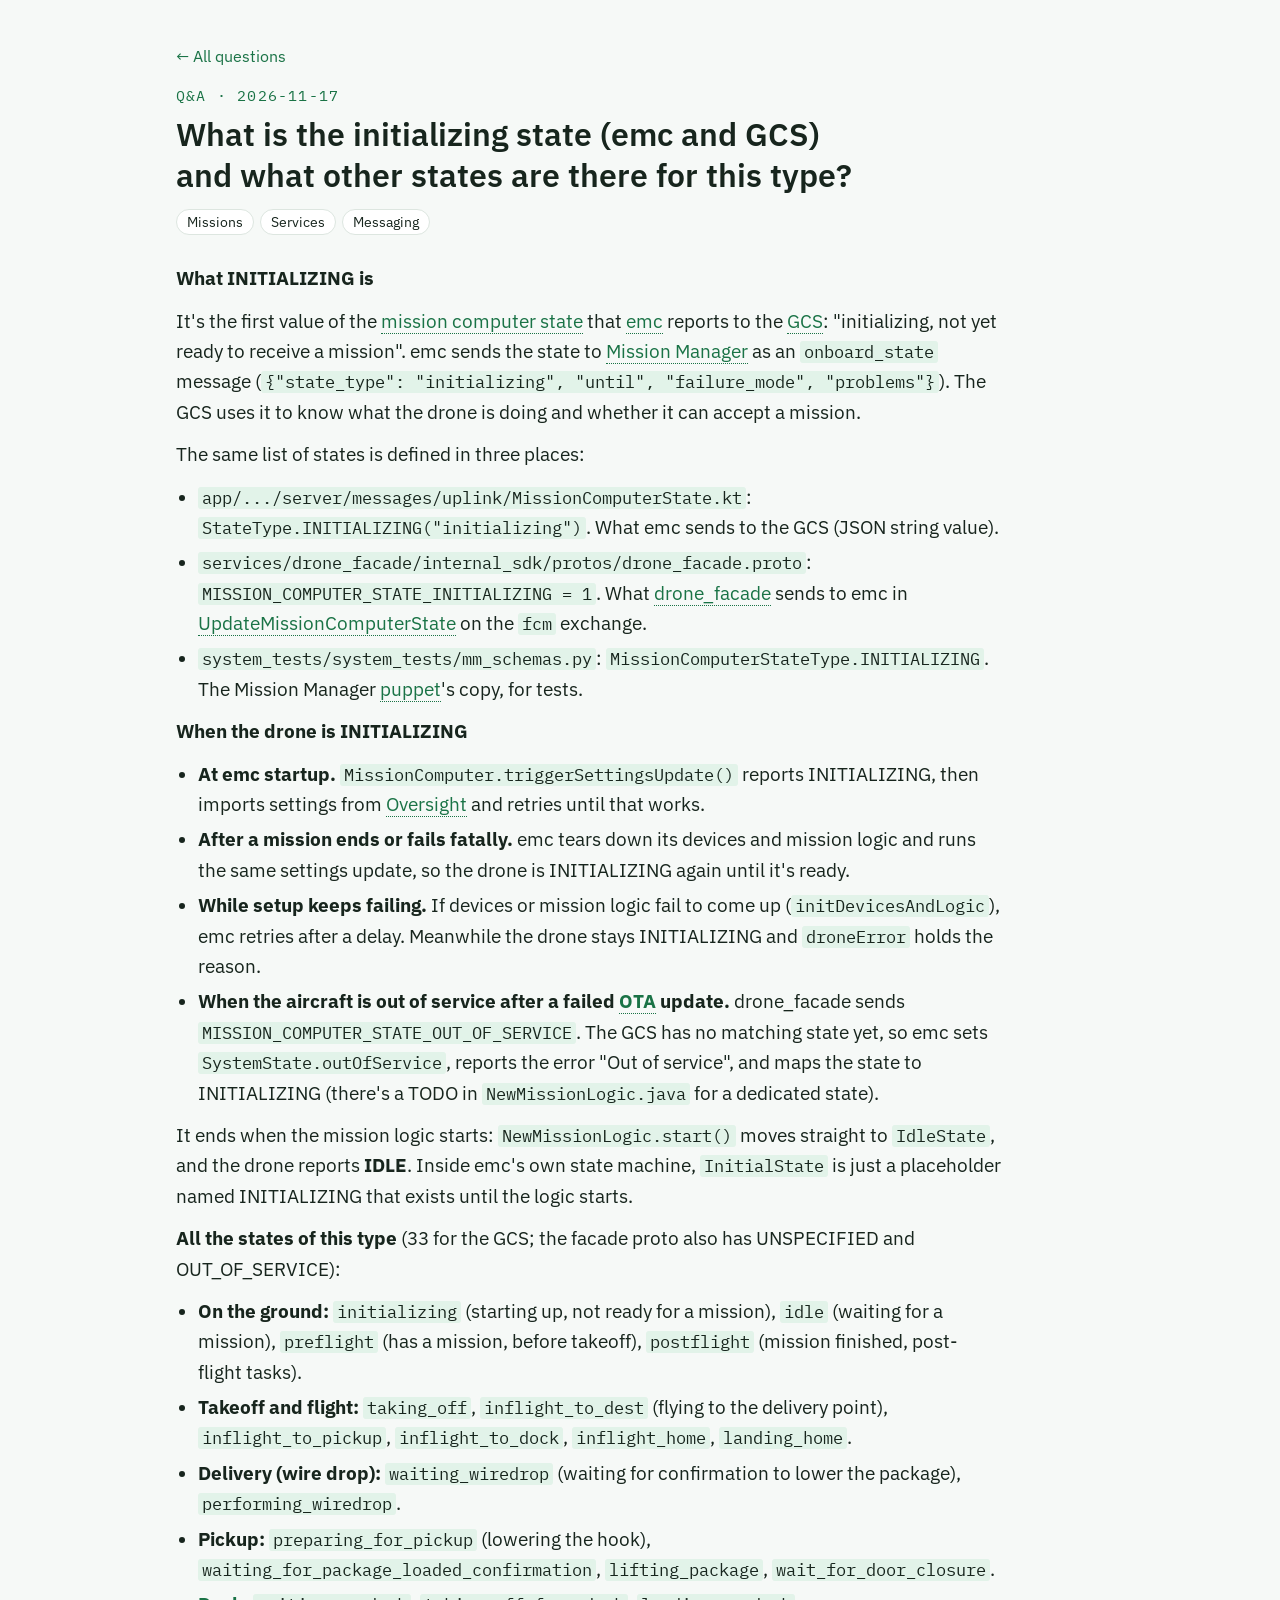
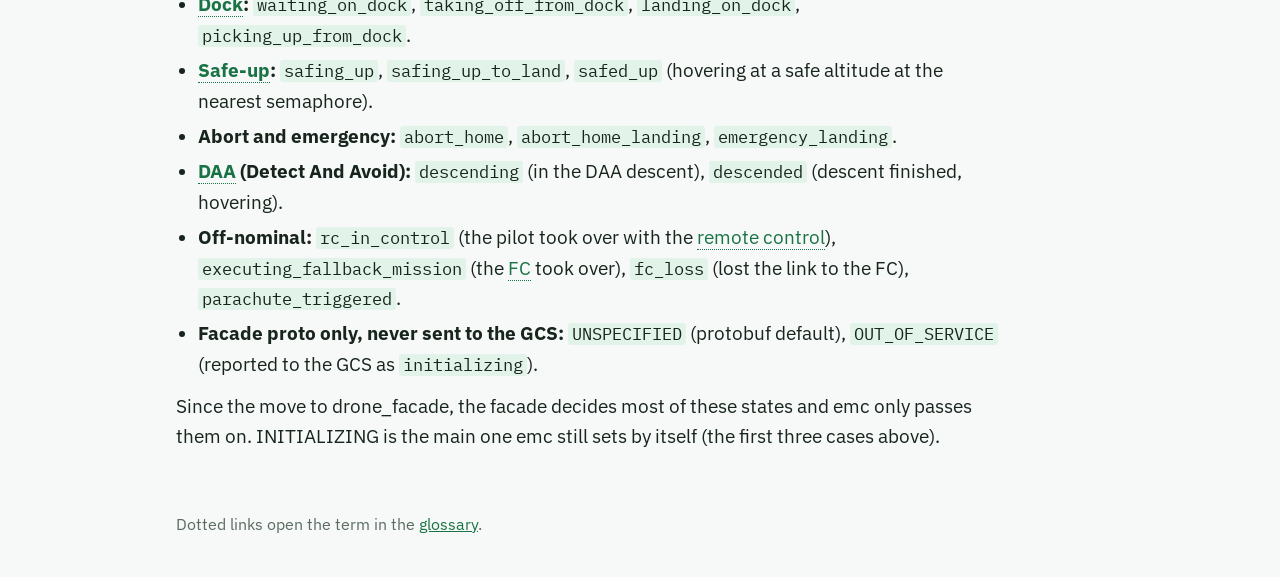
<file: qa/2026-11-17-initializing-state.html>
<!doctype html>
<html lang="en">
<head>
<meta charset="utf-8">
<meta name="viewport" content="width=device-width, initial-scale=1">
<title>What is the initializing state (emc and GCS) and what other states are there for this type?</title>
<link rel="preconnect" href="https://fonts.googleapis.com">
<link rel="stylesheet" href="https://fonts.googleapis.com/css2?family=IBM+Plex+Mono:wght@400;500;600&family=IBM+Plex+Sans:wght@400;500;600&display=swap">
<link rel="stylesheet" href="../style.css">
</head>
<body>
<div class="wrap">
    <header class="intro">
        <a class="back" href="../qa.html">&larr; All questions</a>
        <div class="eyebrow">Q&amp;A · 2026-11-17</div>
        <h1 class="question">What is the initializing state (emc and GCS) and what other states are there for this type?</h1>
        <div class="tag-row"><a class="tag" href="../qa.html#topic-missions">Missions</a><a class="tag" href="../qa.html#topic-services">Services</a><a class="tag" href="../qa.html#topic-messaging">Messaging</a></div>
    </header>
    <main class="answer">
<p><strong>What INITIALIZING is</strong></p>
<p>It's the first value of the <a class="g" href="../glossary.html#t-mcstate">mission computer state</a> that <a class="g" href="../glossary.html#t-emc">emc</a> reports to the <a class="g" href="../glossary.html#t-gcs">GCS</a>: "initializing, not yet ready to receive a mission". emc sends the state to <a class="g" href="../glossary.html#t-mm">Mission Manager</a> as an <code>onboard_state</code> message (<code>{"state_type": "initializing", "until", "failure_mode", "problems"}</code>). The GCS uses it to know what the drone is doing and whether it can accept a mission.</p>
<p>The same list of states is defined in three places:</p>
<ul>
<li><code>app/.../server/messages/uplink/MissionComputerState.kt</code>: <code>StateType.INITIALIZING("initializing")</code>. What emc sends to the GCS (JSON string value).</li>
<li><code>services/drone_facade/internal_sdk/protos/drone_facade.proto</code>: <code>MISSION_COMPUTER_STATE_INITIALIZING = 1</code>. What <a class="g" href="../glossary.html#t-drone_facade">drone_facade</a> sends to emc in <a class="g" href="../glossary.html#t-updatestate">UpdateMissionComputerState</a> on the <code>fcm</code> exchange.</li>
<li><code>system_tests/system_tests/mm_schemas.py</code>: <code>MissionComputerStateType.INITIALIZING</code>. The Mission Manager <a class="g" href="../glossary.html#t-puppets">puppet</a>'s copy, for tests.</li>
</ul>
<p><strong>When the drone is INITIALIZING</strong></p>
<ul>
<li><strong>At emc startup.</strong> <code>MissionComputer.triggerSettingsUpdate()</code> reports INITIALIZING, then imports settings from <a class="g" href="../glossary.html#t-oversight">Oversight</a> and retries until that works.</li>
<li><strong>After a mission ends or fails fatally.</strong> emc tears down its devices and mission logic and runs the same settings update, so the drone is INITIALIZING again until it's ready.</li>
<li><strong>While setup keeps failing.</strong> If devices or mission logic fail to come up (<code>initDevicesAndLogic</code>), emc retries after a delay. Meanwhile the drone stays INITIALIZING and <code>droneError</code> holds the reason.</li>
<li><strong>When the aircraft is out of service after a failed <a class="g" href="../glossary.html#t-ota">OTA</a> update.</strong> drone_facade sends <code>MISSION_COMPUTER_STATE_OUT_OF_SERVICE</code>. The GCS has no matching state yet, so emc sets <code>SystemState.outOfService</code>, reports the error "Out of service", and maps the state to INITIALIZING (there's a TODO in <code>NewMissionLogic.java</code> for a dedicated state).</li>
</ul>
<p>It ends when the mission logic starts: <code>NewMissionLogic.start()</code> moves straight to <code>IdleState</code>, and the drone reports <strong>IDLE</strong>. Inside emc's own state machine, <code>InitialState</code> is just a placeholder named INITIALIZING that exists until the logic starts.</p>
<p><strong>All the states of this type</strong> (33 for the GCS; the facade proto also has UNSPECIFIED and OUT_OF_SERVICE):</p>
<ul>
<li><strong>On the ground:</strong> <code>initializing</code> (starting up, not ready for a mission), <code>idle</code> (waiting for a mission), <code>preflight</code> (has a mission, before takeoff), <code>postflight</code> (mission finished, post-flight tasks).</li>
<li><strong>Takeoff and flight:</strong> <code>taking_off</code>, <code>inflight_to_dest</code> (flying to the delivery point), <code>inflight_to_pickup</code>, <code>inflight_to_dock</code>, <code>inflight_home</code>, <code>landing_home</code>.</li>
<li><strong>Delivery (wire drop):</strong> <code>waiting_wiredrop</code> (waiting for confirmation to lower the package), <code>performing_wiredrop</code>.</li>
<li><strong>Pickup:</strong> <code>preparing_for_pickup</code> (lowering the hook), <code>waiting_for_package_loaded_confirmation</code>, <code>lifting_package</code>, <code>wait_for_door_closure</code>.</li>
<li><strong><a class="g" href="../glossary.html#t-dock">Dock</a>:</strong> <code>waiting_on_dock</code>, <code>taking_off_from_dock</code>, <code>landing_on_dock</code>, <code>picking_up_from_dock</code>.</li>
<li><strong><a class="g" href="../glossary.html#t-safeup">Safe-up</a>:</strong> <code>safing_up</code>, <code>safing_up_to_land</code>, <code>safed_up</code> (hovering at a safe altitude at the nearest semaphore).</li>
<li><strong>Abort and emergency:</strong> <code>abort_home</code>, <code>abort_home_landing</code>, <code>emergency_landing</code>.</li>
<li><strong><a class="g" href="../glossary.html#t-daa">DAA</a> (Detect And Avoid):</strong> <code>descending</code> (in the DAA descent), <code>descended</code> (descent finished, hovering).</li>
<li><strong>Off-nominal:</strong> <code>rc_in_control</code> (the pilot took over with the <a class="g" href="../glossary.html#t-rc">remote control</a>), <code>executing_fallback_mission</code> (the <a class="g" href="../glossary.html#t-fc">FC</a> took over), <code>fc_loss</code> (lost the link to the FC), <code>parachute_triggered</code>.</li>
<li><strong>Facade proto only, never sent to the GCS:</strong> <code>UNSPECIFIED</code> (protobuf default), <code>OUT_OF_SERVICE</code> (reported to the GCS as <code>initializing</code>).</li>
</ul>
<p>Since the move to drone_facade, the facade decides most of these states and emc only passes them on. INITIALIZING is the main one emc still sets by itself (the first three cases above).</p>
    </main>
    <footer>Dotted links open the term in the <a href="../glossary.html">glossary</a>.</footer>
</div>
</body>
</html>
</file>
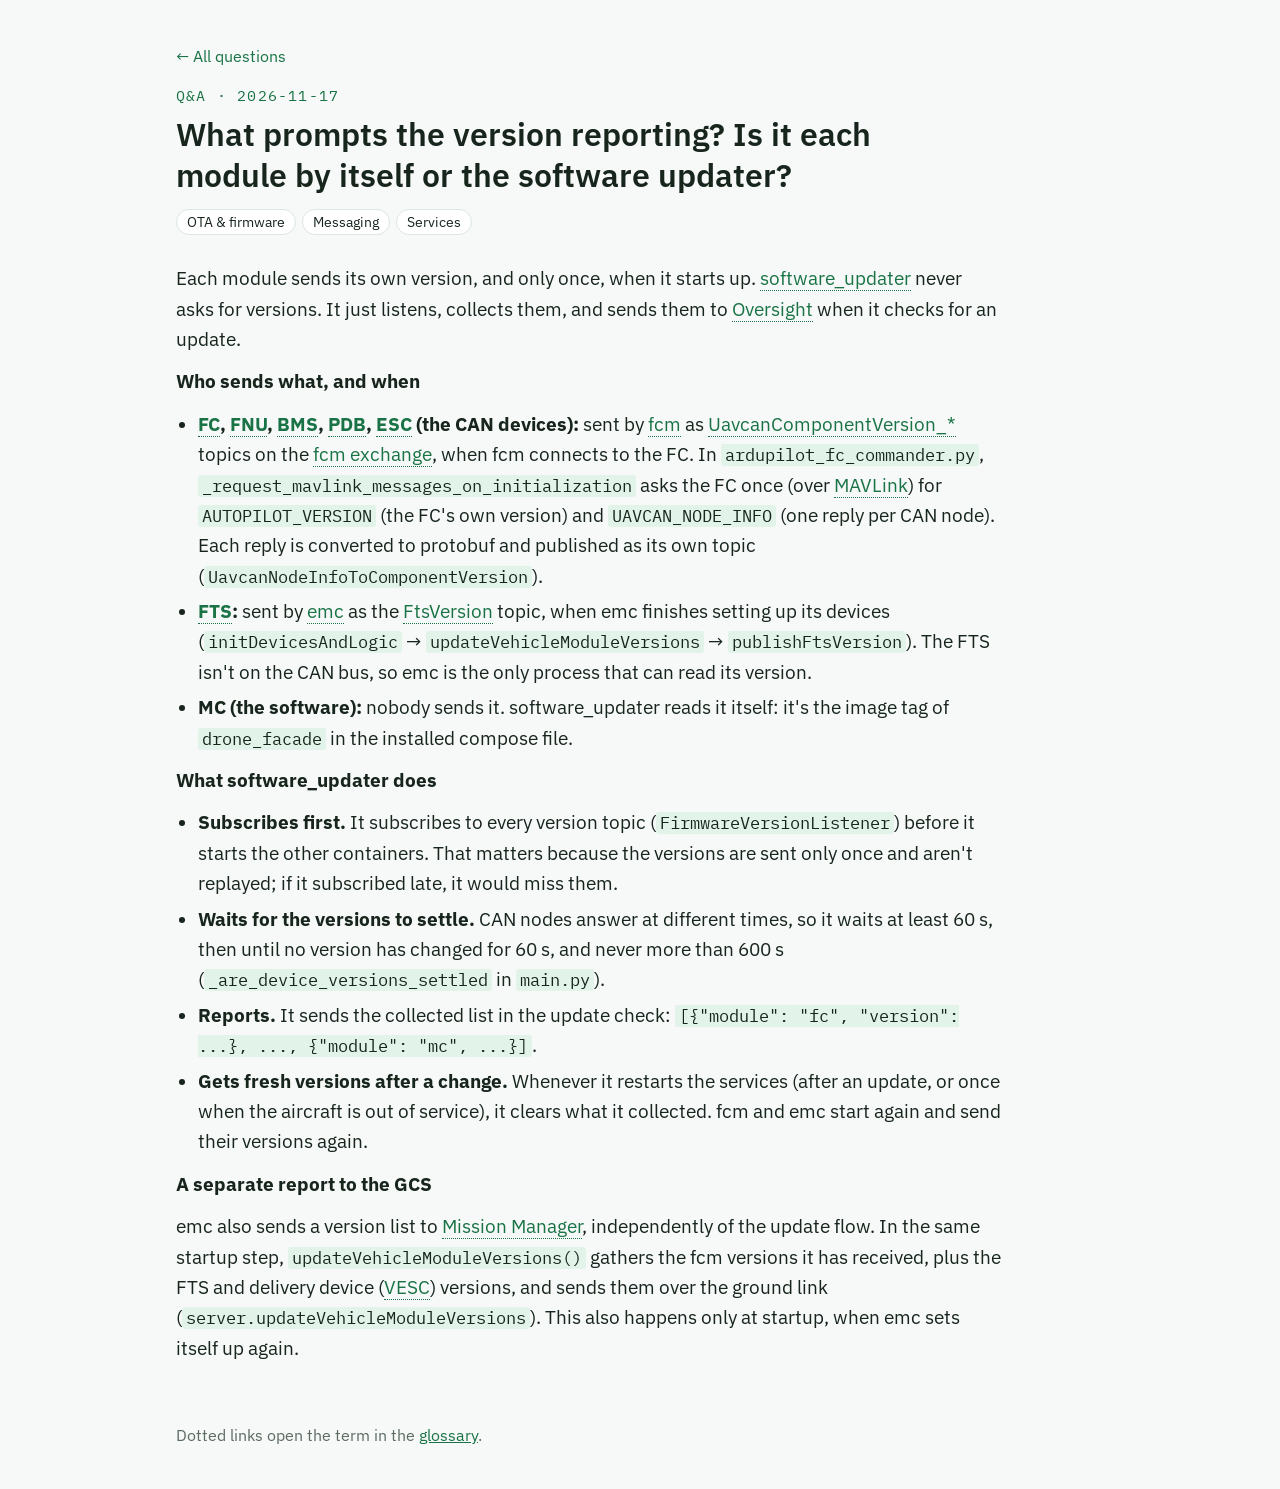
<file: qa/2026-11-17-version-reporting.html>
<!doctype html>
<html lang="en">
<head>
<meta charset="utf-8">
<meta name="viewport" content="width=device-width, initial-scale=1">
<title>What prompts the version reporting? Is it each module by itself or the software updater?</title>
<link rel="preconnect" href="https://fonts.googleapis.com">
<link rel="stylesheet" href="https://fonts.googleapis.com/css2?family=IBM+Plex+Mono:wght@400;500;600&family=IBM+Plex+Sans:wght@400;500;600&display=swap">
<link rel="stylesheet" href="../style.css">
</head>
<body>
<div class="wrap">
    <header class="intro">
        <a class="back" href="../qa.html">&larr; All questions</a>
        <div class="eyebrow">Q&amp;A · 2026-11-17</div>
        <h1 class="question">What prompts the version reporting? Is it each module by itself or the software updater?</h1>
        <div class="tag-row"><a class="tag" href="../qa.html#topic-ota-firmware">OTA &amp; firmware</a><a class="tag" href="../qa.html#topic-messaging">Messaging</a><a class="tag" href="../qa.html#topic-services">Services</a></div>
    </header>
    <main class="answer">
<p>Each module sends its own version, and only once, when it starts up. <a class="g" href="../glossary.html#t-software_updater">software_updater</a> never asks for versions. It just listens, collects them, and sends them to <a class="g" href="../glossary.html#t-oversight">Oversight</a> when it checks for an update.</p>
<p><strong>Who sends what, and when</strong></p>
<ul>
<li><strong><a class="g" href="../glossary.html#t-fc">FC</a>, <a class="g" href="../glossary.html#t-fnu">FNU</a>, <a class="g" href="../glossary.html#t-bms">BMS</a>, <a class="g" href="../glossary.html#t-pdb">PDB</a>, <a class="g" href="../glossary.html#t-esc">ESC</a> (the CAN devices):</strong> sent by <a class="g" href="../glossary.html#t-fcm">fcm</a> as <a class="g" href="../glossary.html#t-uavcanver">UavcanComponentVersion_*</a> topics on the <a class="g" href="../glossary.html#t-fcm-ex">fcm exchange</a>, when fcm connects to the FC. In <code>ardupilot_fc_commander.py</code>, <code>_request_mavlink_messages_on_initialization</code> asks the FC once (over <a class="g" href="../glossary.html#t-mavlink">MAVLink</a>) for <code>AUTOPILOT_VERSION</code> (the FC's own version) and <code>UAVCAN_NODE_INFO</code> (one reply per CAN node). Each reply is converted to protobuf and published as its own topic (<code>UavcanNodeInfoToComponentVersion</code>).</li>
<li><strong><a class="g" href="../glossary.html#t-fts">FTS</a>:</strong> sent by <a class="g" href="../glossary.html#t-emc">emc</a> as the <a class="g" href="../glossary.html#t-ftsversion">FtsVersion</a> topic, when emc finishes setting up its devices (<code>initDevicesAndLogic</code> → <code>updateVehicleModuleVersions</code> → <code>publishFtsVersion</code>). The FTS isn't on the CAN bus, so emc is the only process that can read its version.</li>
<li><strong>MC (the software):</strong> nobody sends it. software_updater reads it itself: it's the image tag of <code>drone_facade</code> in the installed compose file.</li>
</ul>
<p><strong>What software_updater does</strong></p>
<ul>
<li><strong>Subscribes first.</strong> It subscribes to every version topic (<code>FirmwareVersionListener</code>) before it starts the other containers. That matters because the versions are sent only once and aren't replayed; if it subscribed late, it would miss them.</li>
<li><strong>Waits for the versions to settle.</strong> CAN nodes answer at different times, so it waits at least 60 s, then until no version has changed for 60 s, and never more than 600 s (<code>_are_device_versions_settled</code> in <code>main.py</code>).</li>
<li><strong>Reports.</strong> It sends the collected list in the update check: <code>[{"module": "fc", "version": ...}, ..., {"module": "mc", ...}]</code>.</li>
<li><strong>Gets fresh versions after a change.</strong> Whenever it restarts the services (after an update, or once when the aircraft is out of service), it clears what it collected. fcm and emc start again and send their versions again.</li>
</ul>
<p><strong>A separate report to the GCS</strong></p>
<p>emc also sends a version list to <a class="g" href="../glossary.html#t-mm">Mission Manager</a>, independently of the update flow. In the same startup step, <code>updateVehicleModuleVersions()</code> gathers the fcm versions it has received, plus the FTS and delivery device (<a class="g" href="../glossary.html#t-vesc">VESC</a>) versions, and sends them over the ground link (<code>server.updateVehicleModuleVersions</code>). This also happens only at startup, when emc sets itself up again.</p>
    </main>
    <footer>Dotted links open the term in the <a href="../glossary.html">glossary</a>.</footer>
</div>
</body>
</html>
</file>
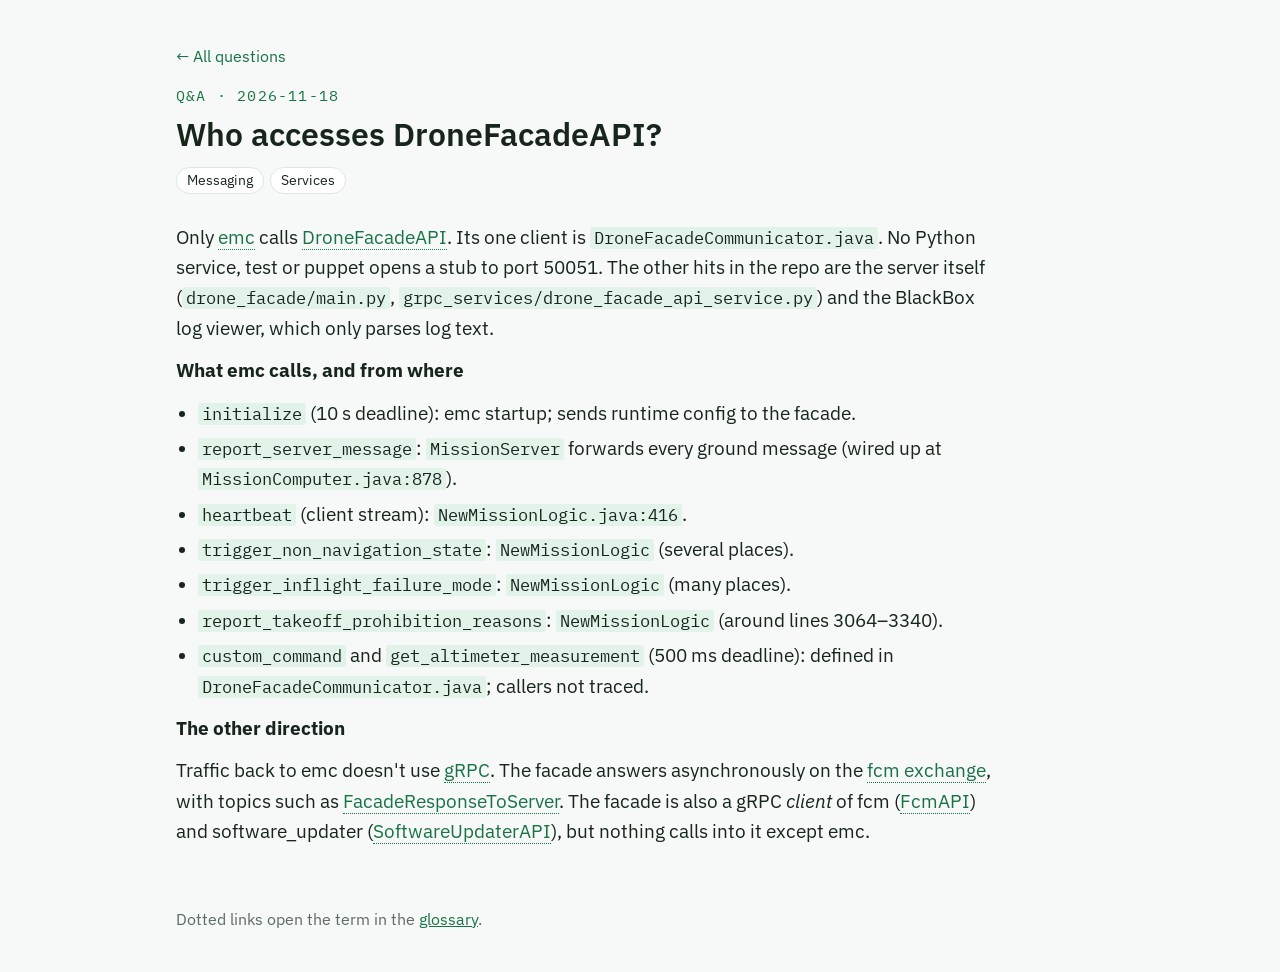
<file: qa/2026-11-18-dronefacadeapi-clients.html>
<!doctype html>
<html lang="en">
<head>
<meta charset="utf-8">
<meta name="viewport" content="width=device-width, initial-scale=1">
<title>Who accesses DroneFacadeAPI?</title>
<link rel="preconnect" href="https://fonts.googleapis.com">
<link rel="stylesheet" href="https://fonts.googleapis.com/css2?family=IBM+Plex+Mono:wght@400;500;600&family=IBM+Plex+Sans:wght@400;500;600&display=swap">
<link rel="stylesheet" href="../style.css">
</head>
<body>
<div class="wrap">
    <header class="intro">
        <a class="back" href="../qa.html">&larr; All questions</a>
        <div class="eyebrow">Q&amp;A · 2026-11-18</div>
        <h1 class="question">Who accesses DroneFacadeAPI?</h1>
        <div class="tag-row"><a class="tag" href="../qa.html#topic-messaging">Messaging</a><a class="tag" href="../qa.html#topic-services">Services</a></div>
    </header>
    <main class="answer">
<p>Only <a class="g" href="../glossary.html#t-emc">emc</a> calls <a class="g" href="../glossary.html#t-dronefacadeapi">DroneFacadeAPI</a>. Its one client is <code>DroneFacadeCommunicator.java</code>. No Python service, test or puppet opens a stub to port 50051. The other hits in the repo are the server itself (<code>drone_facade/main.py</code>, <code>grpc_services/drone_facade_api_service.py</code>) and the BlackBox log viewer, which only parses log text.</p>
<p><strong>What emc calls, and from where</strong></p>
<ul>
<li><code>initialize</code> (10 s deadline): emc startup; sends runtime config to the facade.</li>
<li><code>report_server_message</code>: <code>MissionServer</code> forwards every ground message (wired up at <code>MissionComputer.java:878</code>).</li>
<li><code>heartbeat</code> (client stream): <code>NewMissionLogic.java:416</code>.</li>
<li><code>trigger_non_navigation_state</code>: <code>NewMissionLogic</code> (several places).</li>
<li><code>trigger_inflight_failure_mode</code>: <code>NewMissionLogic</code> (many places).</li>
<li><code>report_takeoff_prohibition_reasons</code>: <code>NewMissionLogic</code> (around lines 3064–3340).</li>
<li><code>custom_command</code> and <code>get_altimeter_measurement</code> (500 ms deadline): defined in <code>DroneFacadeCommunicator.java</code>; callers not traced.</li>
</ul>
<p><strong>The other direction</strong></p>
<p>Traffic back to emc doesn't use <a class="g" href="../glossary.html#t-grpc">gRPC</a>. The facade answers asynchronously on the <a class="g" href="../glossary.html#t-fcm-ex">fcm exchange</a>, with topics such as <a class="g" href="../glossary.html#t-facaderesp">FacadeResponseToServer</a>. The facade is also a gRPC <em>client</em> of fcm (<a class="g" href="../glossary.html#t-fcmapi">FcmAPI</a>) and software_updater (<a class="g" href="../glossary.html#t-softwareupdaterapi">SoftwareUpdaterAPI</a>), but nothing calls into it except emc.</p>
    </main>
    <footer>Dotted links open the term in the <a href="../glossary.html">glossary</a>.</footer>
</div>
</body>
</html>
</file>
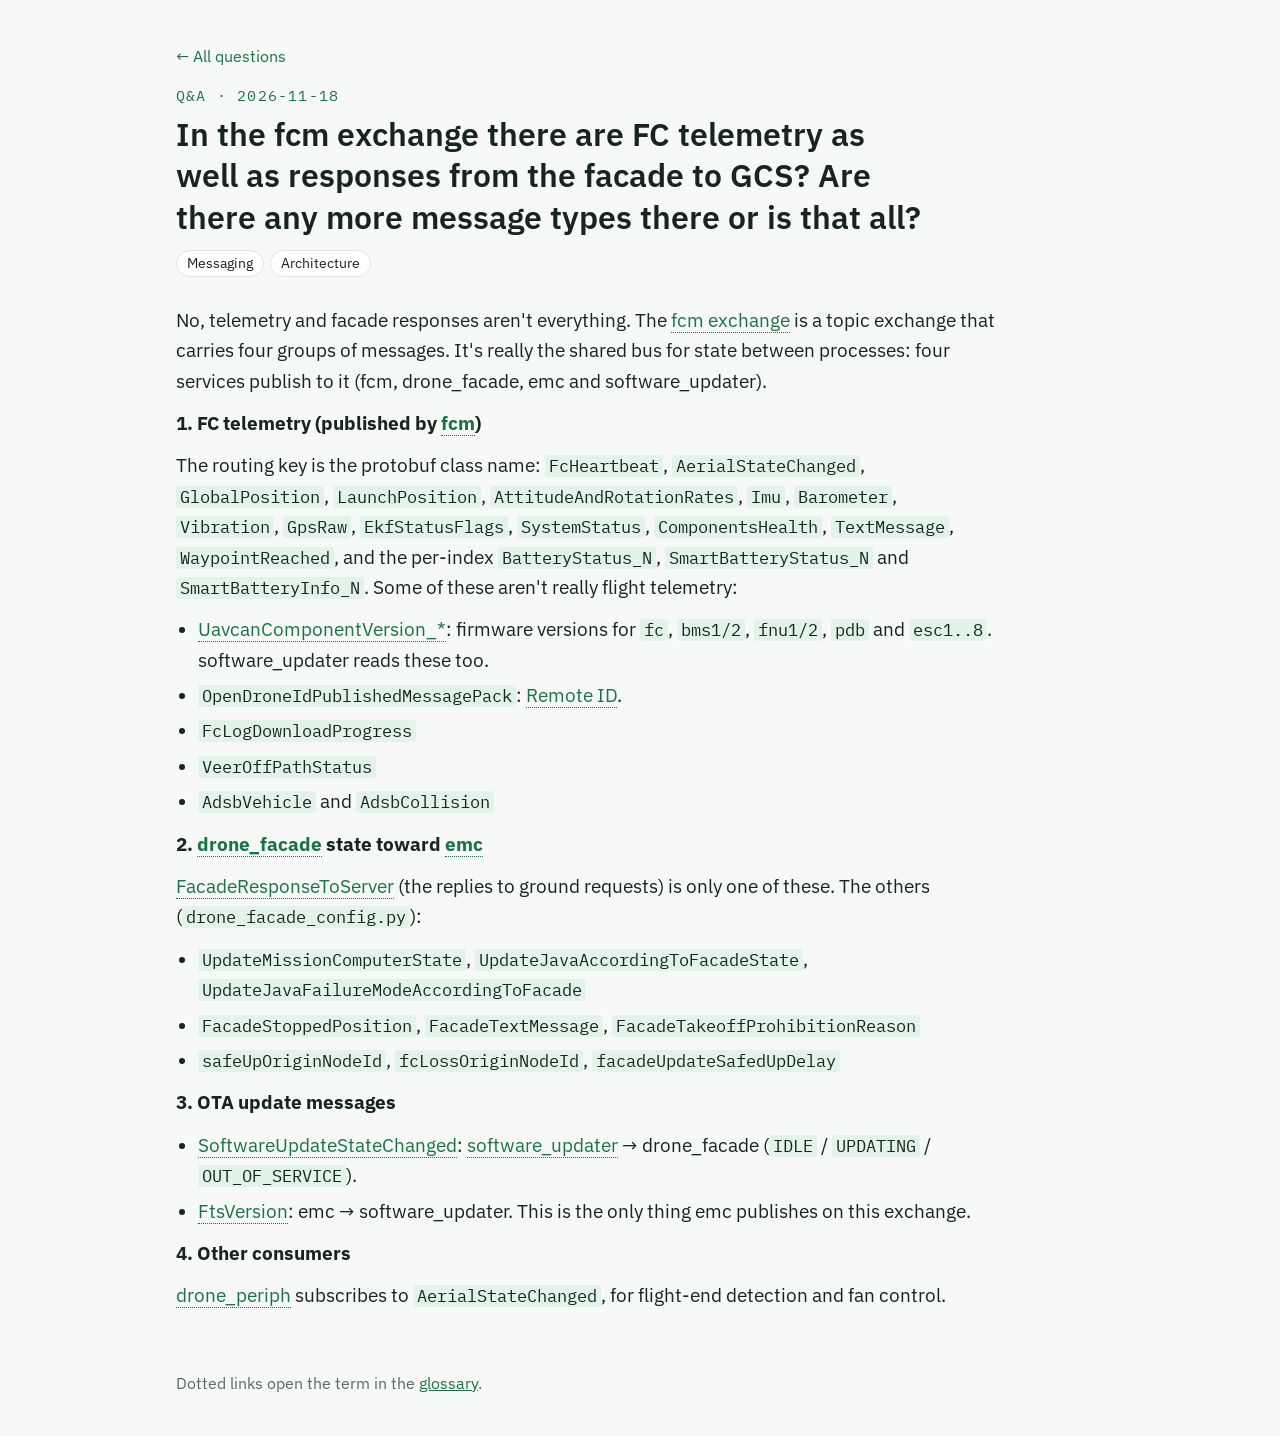
<file: qa/2026-11-18-fcm-exchange-topics.html>
<!doctype html>
<html lang="en">
<head>
<meta charset="utf-8">
<meta name="viewport" content="width=device-width, initial-scale=1">
<title>In the fcm exchange there are FC telemetry as well as responses from the facade to GCS? Are there any more message types there or is that all?</title>
<link rel="preconnect" href="https://fonts.googleapis.com">
<link rel="stylesheet" href="https://fonts.googleapis.com/css2?family=IBM+Plex+Mono:wght@400;500;600&family=IBM+Plex+Sans:wght@400;500;600&display=swap">
<link rel="stylesheet" href="../style.css">
</head>
<body>
<div class="wrap">
    <header class="intro">
        <a class="back" href="../qa.html">&larr; All questions</a>
        <div class="eyebrow">Q&amp;A · 2026-11-18</div>
        <h1 class="question">In the fcm exchange there are FC telemetry as well as responses from the facade to GCS? Are there any more message types there or is that all?</h1>
        <div class="tag-row"><a class="tag" href="../qa.html#topic-messaging">Messaging</a><a class="tag" href="../qa.html#topic-architecture">Architecture</a></div>
    </header>
    <main class="answer">
<p>No, telemetry and facade responses aren't everything. The <a class="g" href="../glossary.html#t-fcm-ex">fcm exchange</a> is a topic exchange that carries four groups of messages. It's really the shared bus for state between processes: four services publish to it (fcm, drone_facade, emc and software_updater).</p>
<p><strong>1. FC telemetry (published by <a class="g" href="../glossary.html#t-fcm">fcm</a>)</strong></p>
<p>The routing key is the protobuf class name: <code>FcHeartbeat</code>, <code>AerialStateChanged</code>, <code>GlobalPosition</code>, <code>LaunchPosition</code>, <code>AttitudeAndRotationRates</code>, <code>Imu</code>, <code>Barometer</code>, <code>Vibration</code>, <code>GpsRaw</code>, <code>EkfStatusFlags</code>, <code>SystemStatus</code>, <code>ComponentsHealth</code>, <code>TextMessage</code>, <code>WaypointReached</code>, and the per-index <code>BatteryStatus_N</code>, <code>SmartBatteryStatus_N</code> and <code>SmartBatteryInfo_N</code>. Some of these aren't really flight telemetry:</p>
<ul>
<li><a class="g" href="../glossary.html#t-uavcanver">UavcanComponentVersion_*</a>: firmware versions for <code>fc</code>, <code>bms1/2</code>, <code>fnu1/2</code>, <code>pdb</code> and <code>esc1..8</code>. software_updater reads these too.</li>
<li><code>OpenDroneIdPublishedMessagePack</code>: <a class="g" href="../glossary.html#t-odid">Remote ID</a>.</li>
<li><code>FcLogDownloadProgress</code></li>
<li><code>VeerOffPathStatus</code></li>
<li><code>AdsbVehicle</code> and <code>AdsbCollision</code></li>
</ul>
<p><strong>2. <a class="g" href="../glossary.html#t-drone_facade">drone_facade</a> state toward <a class="g" href="../glossary.html#t-emc">emc</a></strong></p>
<p><a class="g" href="../glossary.html#t-facaderesp">FacadeResponseToServer</a> (the replies to ground requests) is only one of these. The others (<code>drone_facade_config.py</code>):</p>
<ul>
<li><code>UpdateMissionComputerState</code>, <code>UpdateJavaAccordingToFacadeState</code>, <code>UpdateJavaFailureModeAccordingToFacade</code></li>
<li><code>FacadeStoppedPosition</code>, <code>FacadeTextMessage</code>, <code>FacadeTakeoffProhibitionReason</code></li>
<li><code>safeUpOriginNodeId</code>, <code>fcLossOriginNodeId</code>, <code>facadeUpdateSafedUpDelay</code></li>
</ul>
<p><strong>3. OTA update messages</strong></p>
<ul>
<li><a class="g" href="../glossary.html#t-sustate">SoftwareUpdateStateChanged</a>: <a class="g" href="../glossary.html#t-software_updater">software_updater</a> → drone_facade (<code>IDLE</code> / <code>UPDATING</code> / <code>OUT_OF_SERVICE</code>).</li>
<li><a class="g" href="../glossary.html#t-ftsversion">FtsVersion</a>: emc → software_updater. This is the only thing emc publishes on this exchange.</li>
</ul>
<p><strong>4. Other consumers</strong></p>
<p><a class="g" href="../glossary.html#t-drone_periph">drone_periph</a> subscribes to <code>AerialStateChanged</code>, for flight-end detection and fan control.</p>
    </main>
    <footer>Dotted links open the term in the <a href="../glossary.html">glossary</a>.</footer>
</div>
</body>
</html>
</file>
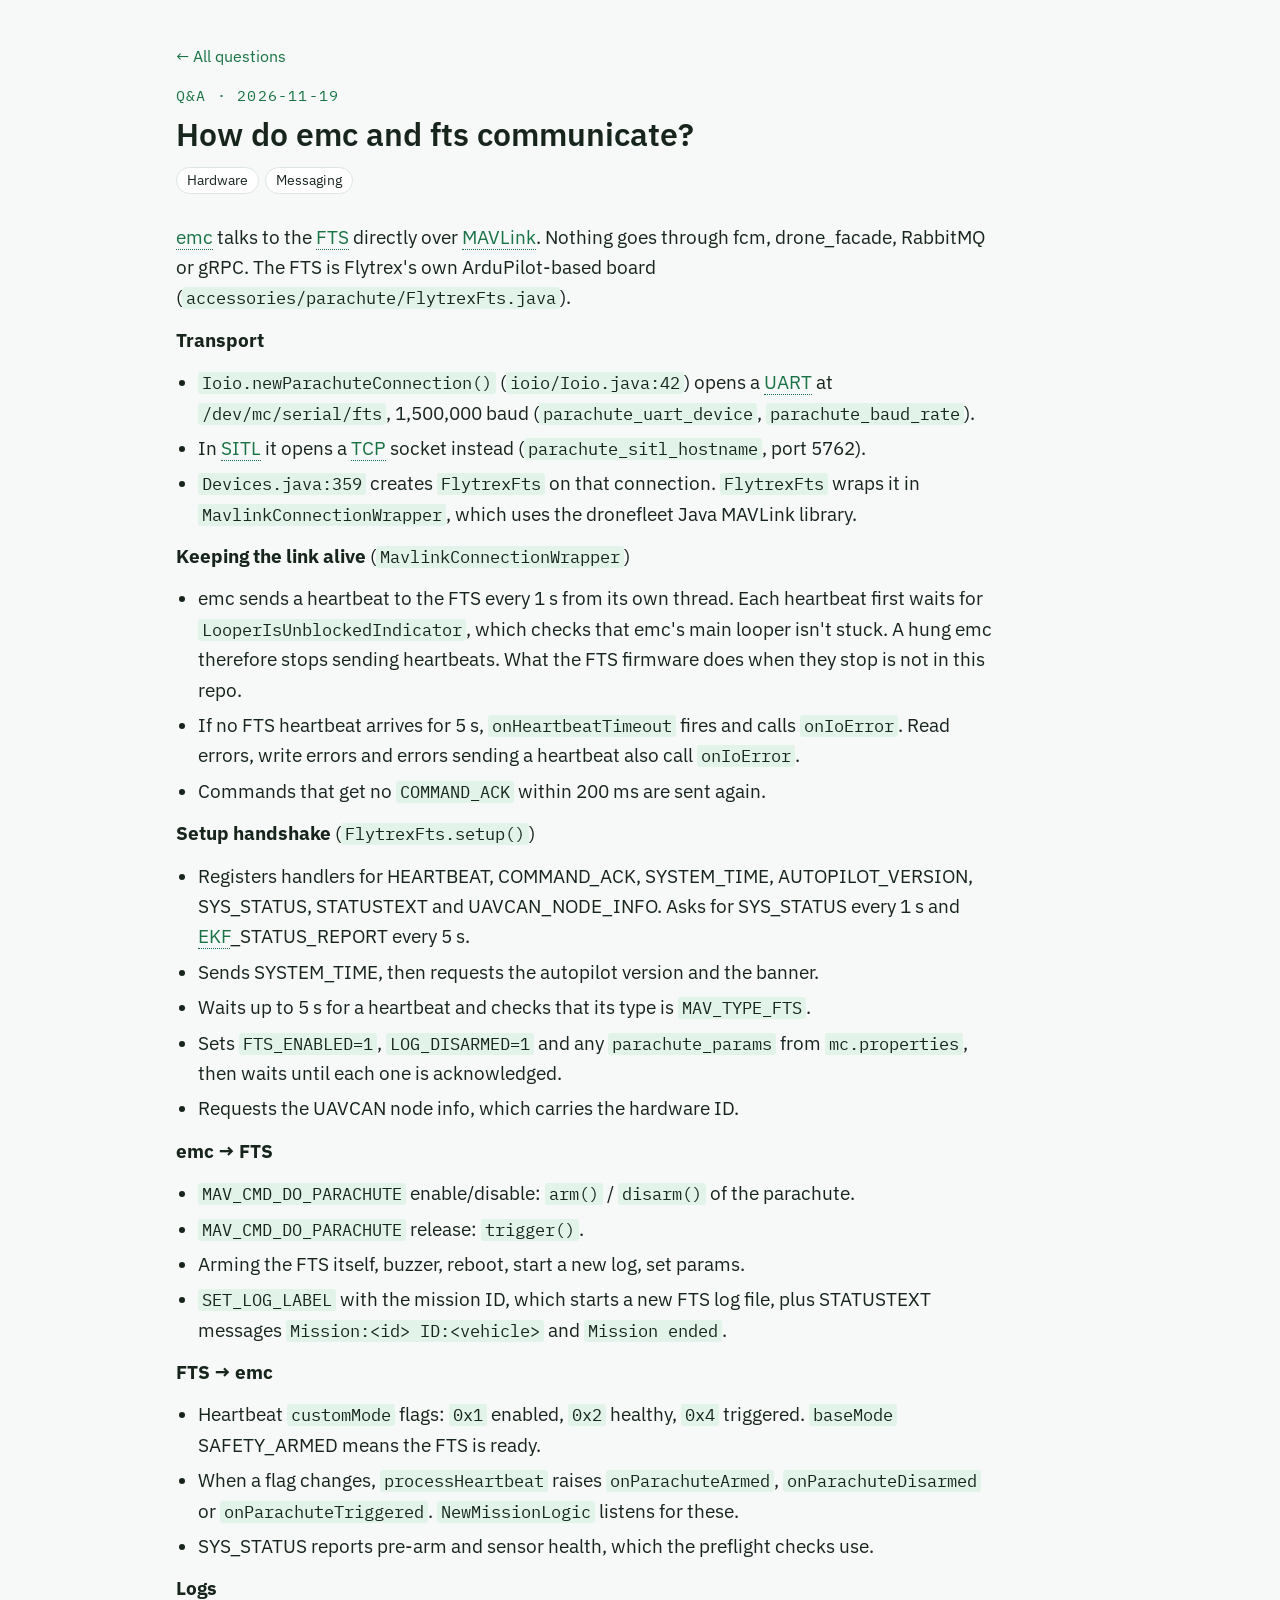
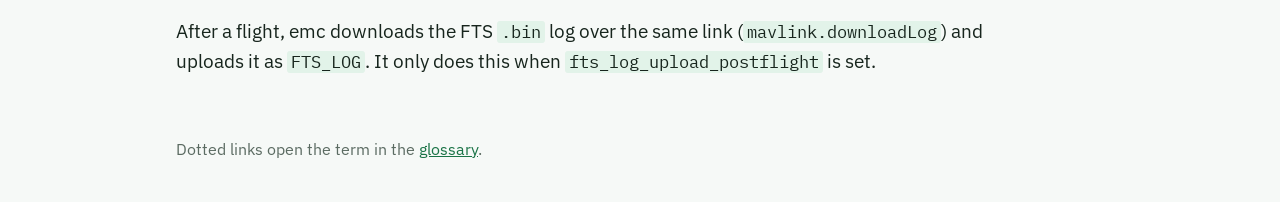
<file: qa/2026-11-19-emc-fts-communication.html>
<!doctype html>
<html lang="en">
<head>
<meta charset="utf-8">
<meta name="viewport" content="width=device-width, initial-scale=1">
<title>How do emc and fts communicate?</title>
<link rel="preconnect" href="https://fonts.googleapis.com">
<link rel="stylesheet" href="https://fonts.googleapis.com/css2?family=IBM+Plex+Mono:wght@400;500;600&family=IBM+Plex+Sans:wght@400;500;600&display=swap">
<link rel="stylesheet" href="../style.css">
</head>
<body>
<div class="wrap">
    <header class="intro">
        <a class="back" href="../qa.html">&larr; All questions</a>
        <div class="eyebrow">Q&amp;A · 2026-11-19</div>
        <h1 class="question">How do emc and fts communicate?</h1>
        <div class="tag-row"><a class="tag" href="../qa.html#topic-hardware">Hardware</a><a class="tag" href="../qa.html#topic-messaging">Messaging</a></div>
    </header>
    <main class="answer">
<p><a class="g" href="../glossary.html#t-emc">emc</a> talks to the <a class="g" href="../glossary.html#t-fts">FTS</a> directly over <a class="g" href="../glossary.html#t-mavlink">MAVLink</a>. Nothing goes through fcm, drone_facade, RabbitMQ or gRPC. The FTS is Flytrex's own ArduPilot-based board (<code>accessories/parachute/FlytrexFts.java</code>).</p>
<p><strong>Transport</strong></p>
<ul>
<li><code>Ioio.newParachuteConnection()</code> (<code>ioio/Ioio.java:42</code>) opens a <a class="g" href="../glossary.html#t-uart">UART</a> at <code>/dev/mc/serial/fts</code>, 1,500,000 baud (<code>parachute_uart_device</code>, <code>parachute_baud_rate</code>).</li>
<li>In <a class="g" href="../glossary.html#t-sitl">SITL</a> it opens a <a class="g" href="../glossary.html#t-tcp">TCP</a> socket instead (<code>parachute_sitl_hostname</code>, port 5762).</li>
<li><code>Devices.java:359</code> creates <code>FlytrexFts</code> on that connection. <code>FlytrexFts</code> wraps it in <code>MavlinkConnectionWrapper</code>, which uses the dronefleet Java MAVLink library.</li>
</ul>
<p><strong>Keeping the link alive</strong> (<code>MavlinkConnectionWrapper</code>)</p>
<ul>
<li>emc sends a heartbeat to the FTS every 1 s from its own thread. Each heartbeat first waits for <code>LooperIsUnblockedIndicator</code>, which checks that emc's main looper isn't stuck. A hung emc therefore stops sending heartbeats. What the FTS firmware does when they stop is not in this repo.</li>
<li>If no FTS heartbeat arrives for 5 s, <code>onHeartbeatTimeout</code> fires and calls <code>onIoError</code>. Read errors, write errors and errors sending a heartbeat also call <code>onIoError</code>.</li>
<li>Commands that get no <code>COMMAND_ACK</code> within 200 ms are sent again.</li>
</ul>
<p><strong>Setup handshake</strong> (<code>FlytrexFts.setup()</code>)</p>
<ul>
<li>Registers handlers for HEARTBEAT, COMMAND_ACK, SYSTEM_TIME, AUTOPILOT_VERSION, SYS_STATUS, STATUSTEXT and UAVCAN_NODE_INFO. Asks for SYS_STATUS every 1 s and <a class="g" href="../glossary.html#t-ekf">EKF</a>_STATUS_REPORT every 5 s.</li>
<li>Sends SYSTEM_TIME, then requests the autopilot version and the banner.</li>
<li>Waits up to 5 s for a heartbeat and checks that its type is <code>MAV_TYPE_FTS</code>.</li>
<li>Sets <code>FTS_ENABLED=1</code>, <code>LOG_DISARMED=1</code> and any <code>parachute_params</code> from <code>mc.properties</code>, then waits until each one is acknowledged.</li>
<li>Requests the UAVCAN node info, which carries the hardware ID.</li>
</ul>
<p><strong>emc → FTS</strong></p>
<ul>
<li><code>MAV_CMD_DO_PARACHUTE</code> enable/disable: <code>arm()</code> / <code>disarm()</code> of the parachute.</li>
<li><code>MAV_CMD_DO_PARACHUTE</code> release: <code>trigger()</code>.</li>
<li>Arming the FTS itself, buzzer, reboot, start a new log, set params.</li>
<li><code>SET_LOG_LABEL</code> with the mission ID, which starts a new FTS log file, plus STATUSTEXT messages <code>Mission:&lt;id&gt; ID:&lt;vehicle&gt;</code> and <code>Mission ended</code>.</li>
</ul>
<p><strong>FTS → emc</strong></p>
<ul>
<li>Heartbeat <code>customMode</code> flags: <code>0x1</code> enabled, <code>0x2</code> healthy, <code>0x4</code> triggered. <code>baseMode</code> SAFETY_ARMED means the FTS is ready.</li>
<li>When a flag changes, <code>processHeartbeat</code> raises <code>onParachuteArmed</code>, <code>onParachuteDisarmed</code> or <code>onParachuteTriggered</code>. <code>NewMissionLogic</code> listens for these.</li>
<li>SYS_STATUS reports pre-arm and sensor health, which the preflight checks use.</li>
</ul>
<p><strong>Logs</strong></p>
<p>After a flight, emc downloads the FTS <code>.bin</code> log over the same link (<code>mavlink.downloadLog</code>) and uploads it as <code>FTS_LOG</code>. It only does this when <code>fts_log_upload_postflight</code> is set.</p>
    </main>
    <footer>Dotted links open the term in the <a href="../glossary.html">glossary</a>.</footer>
</div>
</body>
</html>
</file>
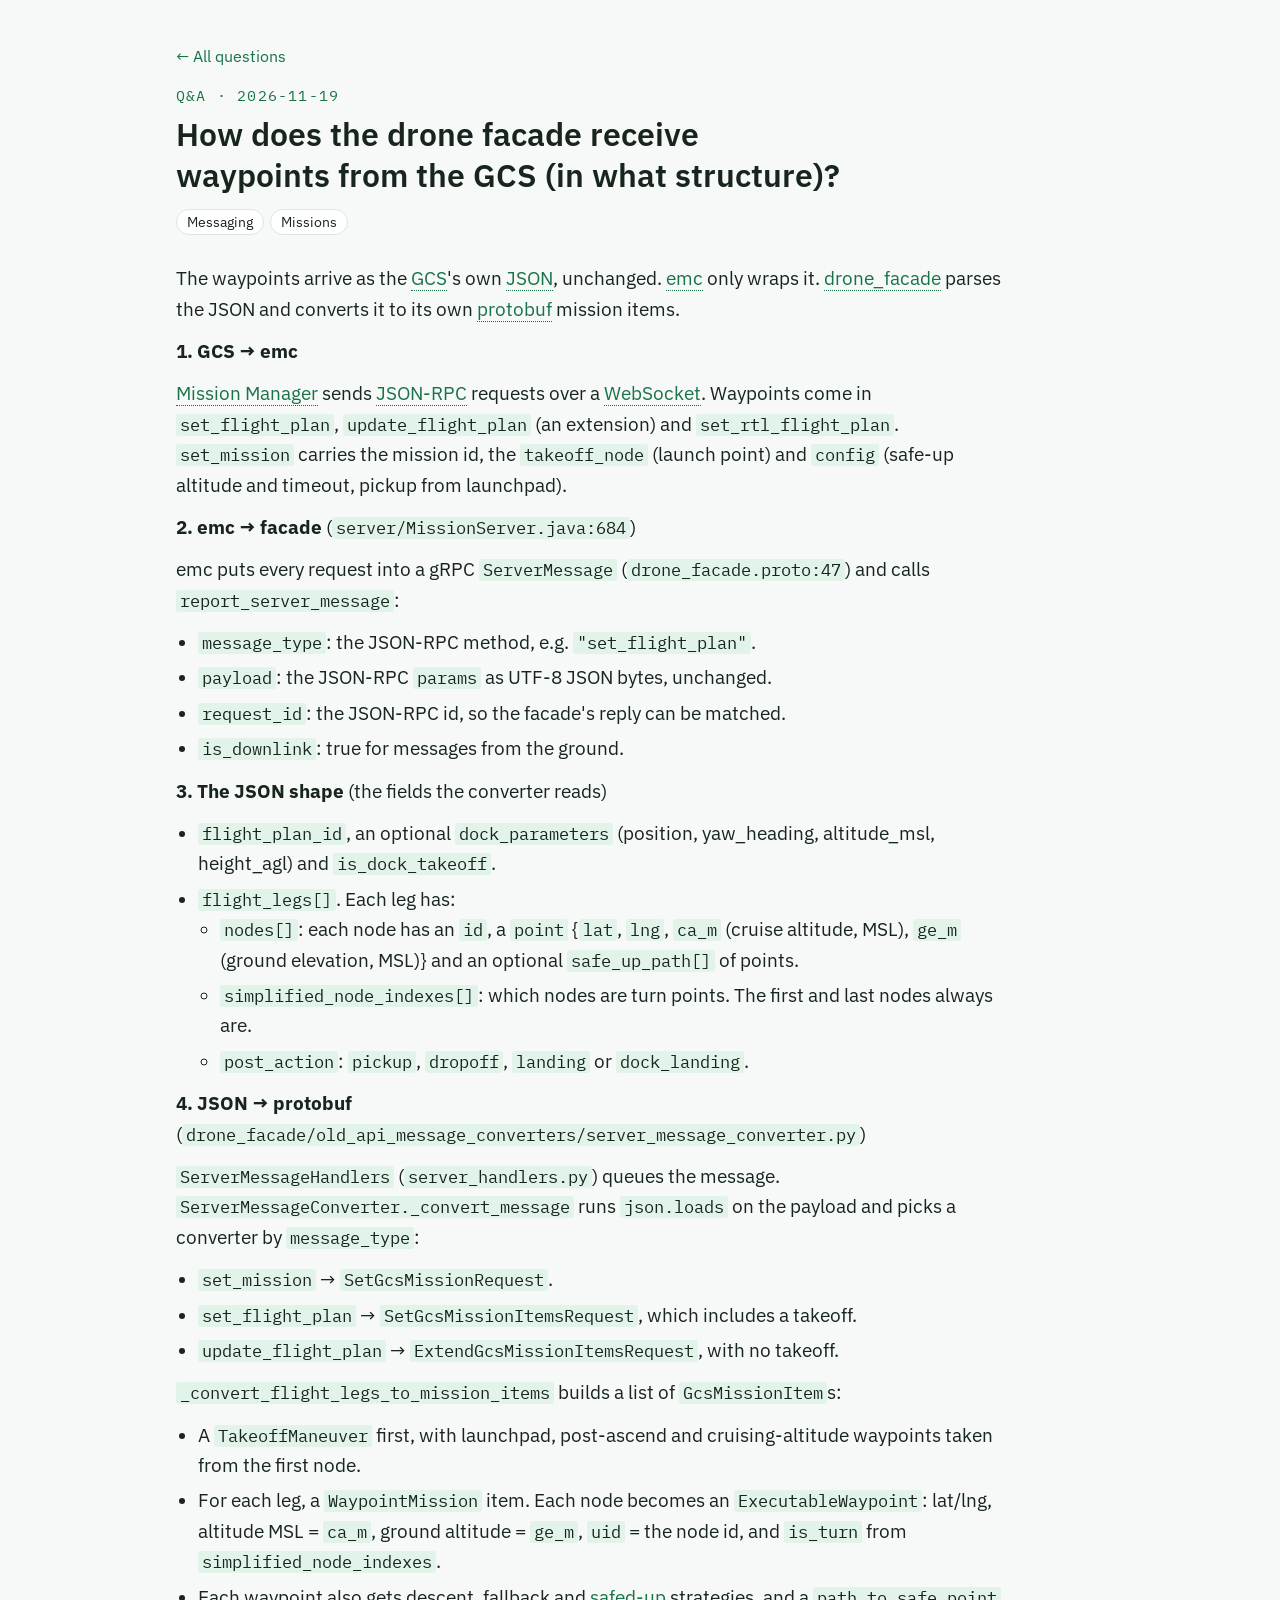
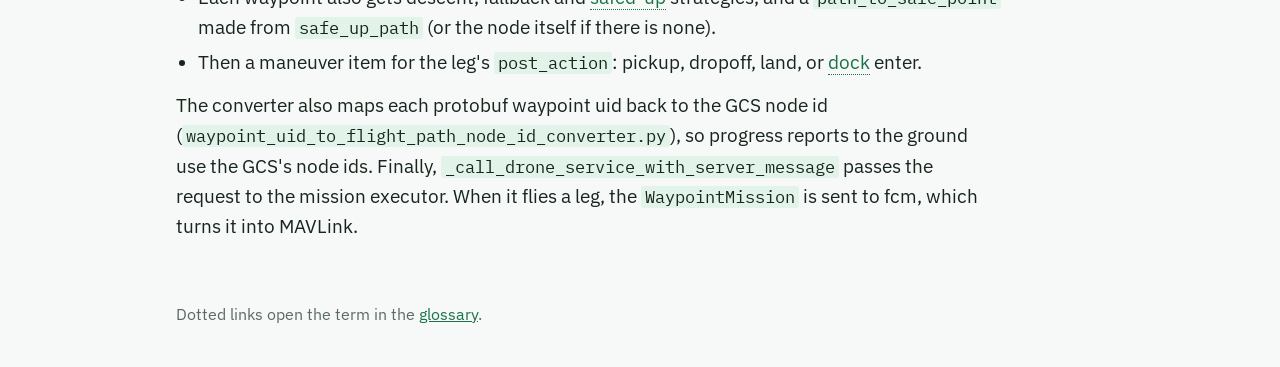
<file: qa/2026-11-19-facade-waypoints-from-gcs.html>
<!doctype html>
<html lang="en">
<head>
<meta charset="utf-8">
<meta name="viewport" content="width=device-width, initial-scale=1">
<title>How does the drone facade receive waypoints from the GCS (in what structure)?</title>
<link rel="preconnect" href="https://fonts.googleapis.com">
<link rel="stylesheet" href="https://fonts.googleapis.com/css2?family=IBM+Plex+Mono:wght@400;500;600&family=IBM+Plex+Sans:wght@400;500;600&display=swap">
<link rel="stylesheet" href="../style.css">
</head>
<body>
<div class="wrap">
    <header class="intro">
        <a class="back" href="../qa.html">&larr; All questions</a>
        <div class="eyebrow">Q&amp;A · 2026-11-19</div>
        <h1 class="question">How does the drone facade receive waypoints from the GCS (in what structure)?</h1>
        <div class="tag-row"><a class="tag" href="../qa.html#topic-messaging">Messaging</a><a class="tag" href="../qa.html#topic-missions">Missions</a></div>
    </header>
    <main class="answer">
<p>The waypoints arrive as the <a class="g" href="../glossary.html#t-gcs">GCS</a>'s own <a class="g" href="../glossary.html#t-json">JSON</a>, unchanged. <a class="g" href="../glossary.html#t-emc">emc</a> only wraps it. <a class="g" href="../glossary.html#t-drone_facade">drone_facade</a> parses the JSON and converts it to its own <a class="g" href="../glossary.html#t-proto">protobuf</a> mission items.</p>
<p><strong>1. GCS → emc</strong></p>
<p><a class="g" href="../glossary.html#t-mm">Mission Manager</a> sends <a class="g" href="../glossary.html#t-jsonrpc">JSON-RPC</a> requests over a <a class="g" href="../glossary.html#t-ws">WebSocket</a>. Waypoints come in <code>set_flight_plan</code>, <code>update_flight_plan</code> (an extension) and <code>set_rtl_flight_plan</code>. <code>set_mission</code> carries the mission id, the <code>takeoff_node</code> (launch point) and <code>config</code> (safe-up altitude and timeout, pickup from launchpad).</p>
<p><strong>2. emc → facade</strong> (<code>server/MissionServer.java:684</code>)</p>
<p>emc puts every request into a gRPC <code>ServerMessage</code> (<code>drone_facade.proto:47</code>) and calls <code>report_server_message</code>:</p>
<ul>
<li><code>message_type</code>: the JSON-RPC method, e.g. <code>"set_flight_plan"</code>.</li>
<li><code>payload</code>: the JSON-RPC <code>params</code> as UTF-8 JSON bytes, unchanged.</li>
<li><code>request_id</code>: the JSON-RPC id, so the facade's reply can be matched.</li>
<li><code>is_downlink</code>: true for messages from the ground.</li>
</ul>
<p><strong>3. The JSON shape</strong> (the fields the converter reads)</p>
<ul>
<li><code>flight_plan_id</code>, an optional <code>dock_parameters</code> (position, yaw_heading, altitude_msl, height_agl) and <code>is_dock_takeoff</code>.</li>
<li><code>flight_legs[]</code>. Each leg has:
<ul>
<li><code>nodes[]</code>: each node has an <code>id</code>, a <code>point</code> {<code>lat</code>, <code>lng</code>, <code>ca_m</code> (cruise altitude, MSL), <code>ge_m</code> (ground elevation, MSL)} and an optional <code>safe_up_path[]</code> of points.</li>
<li><code>simplified_node_indexes[]</code>: which nodes are turn points. The first and last nodes always are.</li>
<li><code>post_action</code>: <code>pickup</code>, <code>dropoff</code>, <code>landing</code> or <code>dock_landing</code>.</li>
</ul></li>
</ul>
<p><strong>4. JSON → protobuf</strong> (<code>drone_facade/old_api_message_converters/server_message_converter.py</code>)</p>
<p><code>ServerMessageHandlers</code> (<code>server_handlers.py</code>) queues the message. <code>ServerMessageConverter._convert_message</code> runs <code>json.loads</code> on the payload and picks a converter by <code>message_type</code>:</p>
<ul>
<li><code>set_mission</code> → <code>SetGcsMissionRequest</code>.</li>
<li><code>set_flight_plan</code> → <code>SetGcsMissionItemsRequest</code>, which includes a takeoff.</li>
<li><code>update_flight_plan</code> → <code>ExtendGcsMissionItemsRequest</code>, with no takeoff.</li>
</ul>
<p><code>_convert_flight_legs_to_mission_items</code> builds a list of <code>GcsMissionItem</code>s:</p>
<ul>
<li>A <code>TakeoffManeuver</code> first, with launchpad, post-ascend and cruising-altitude waypoints taken from the first node.</li>
<li>For each leg, a <code>WaypointMission</code> item. Each node becomes an <code>ExecutableWaypoint</code>: lat/lng, altitude MSL = <code>ca_m</code>, ground altitude = <code>ge_m</code>, <code>uid</code> = the node id, and <code>is_turn</code> from <code>simplified_node_indexes</code>.</li>
<li>Each waypoint also gets descent, fallback and <a class="g" href="../glossary.html#t-safeup">safed-up</a> strategies, and a <code>path_to_safe_point</code> made from <code>safe_up_path</code> (or the node itself if there is none).</li>
<li>Then a maneuver item for the leg's <code>post_action</code>: pickup, dropoff, land, or <a class="g" href="../glossary.html#t-dock">dock</a> enter.</li>
</ul>
<p>The converter also maps each protobuf waypoint uid back to the GCS node id (<code>waypoint_uid_to_flight_path_node_id_converter.py</code>), so progress reports to the ground use the GCS's node ids. Finally, <code>_call_drone_service_with_server_message</code> passes the request to the mission executor. When it flies a leg, the <code>WaypointMission</code> is sent to fcm, which turns it into MAVLink.</p>
    </main>
    <footer>Dotted links open the term in the <a href="../glossary.html">glossary</a>.</footer>
</div>
</body>
</html>
</file>
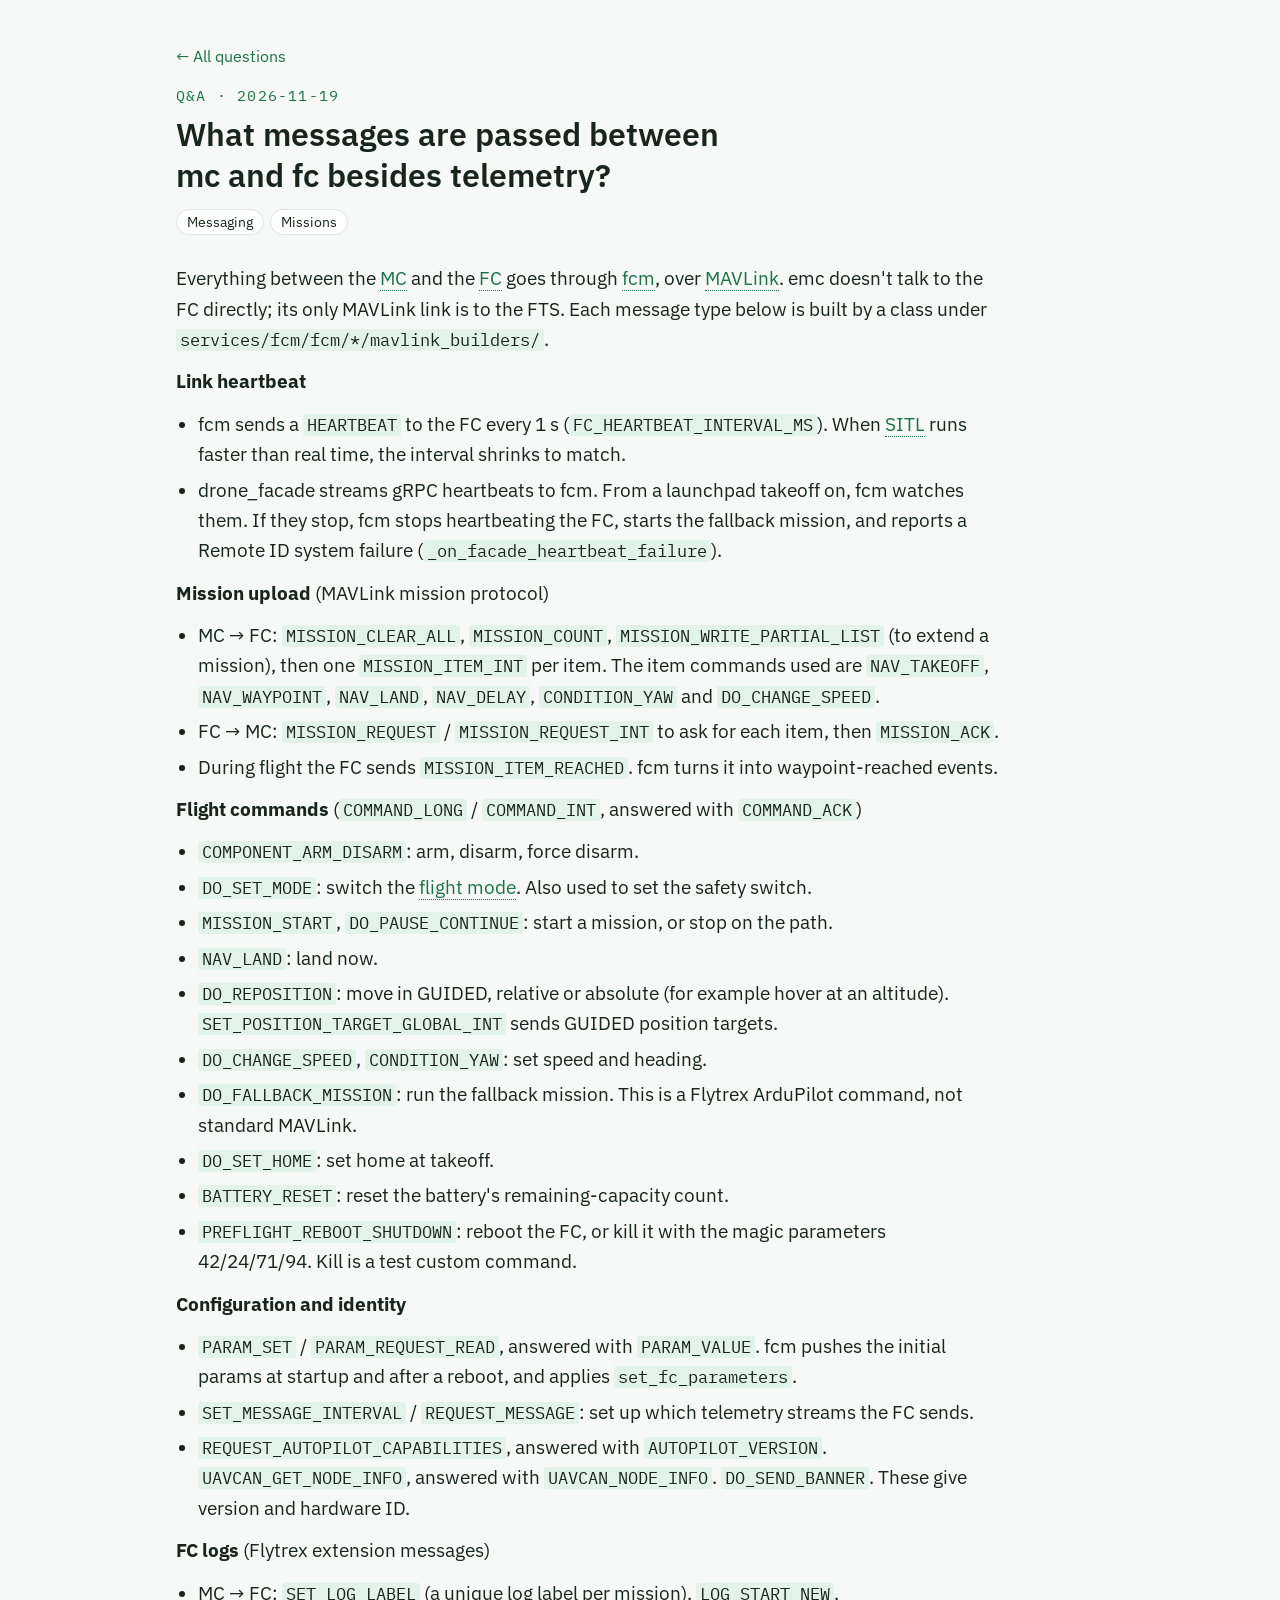
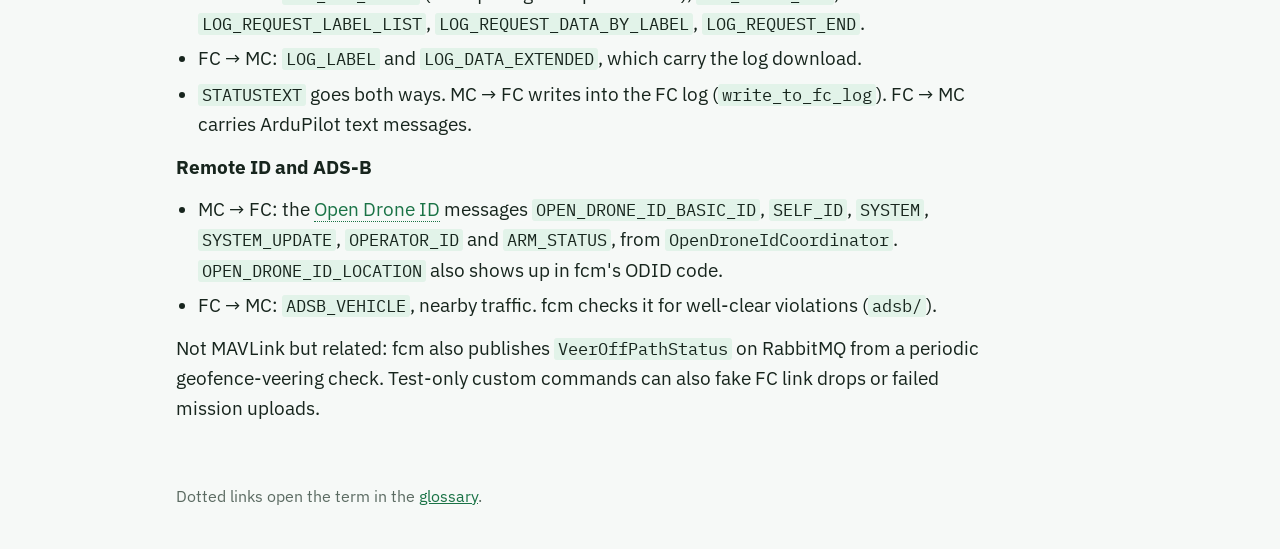
<file: qa/2026-11-19-mc-fc-non-telemetry-messages.html>
<!doctype html>
<html lang="en">
<head>
<meta charset="utf-8">
<meta name="viewport" content="width=device-width, initial-scale=1">
<title>What messages are passed between mc and fc besides telemetry?</title>
<link rel="preconnect" href="https://fonts.googleapis.com">
<link rel="stylesheet" href="https://fonts.googleapis.com/css2?family=IBM+Plex+Mono:wght@400;500;600&family=IBM+Plex+Sans:wght@400;500;600&display=swap">
<link rel="stylesheet" href="../style.css">
</head>
<body>
<div class="wrap">
    <header class="intro">
        <a class="back" href="../qa.html">&larr; All questions</a>
        <div class="eyebrow">Q&amp;A · 2026-11-19</div>
        <h1 class="question">What messages are passed between mc and fc besides telemetry?</h1>
        <div class="tag-row"><a class="tag" href="../qa.html#topic-messaging">Messaging</a><a class="tag" href="../qa.html#topic-missions">Missions</a></div>
    </header>
    <main class="answer">
<p>Everything between the <a class="g" href="../glossary.html#t-mc">MC</a> and the <a class="g" href="../glossary.html#t-fc">FC</a> goes through <a class="g" href="../glossary.html#t-fcm">fcm</a>, over <a class="g" href="../glossary.html#t-mavlink">MAVLink</a>. emc doesn't talk to the FC directly; its only MAVLink link is to the FTS. Each message type below is built by a class under <code>services/fcm/fcm/*/mavlink_builders/</code>.</p>
<p><strong>Link heartbeat</strong></p>
<ul>
<li>fcm sends a <code>HEARTBEAT</code> to the FC every 1 s (<code>FC_HEARTBEAT_INTERVAL_MS</code>). When <a class="g" href="../glossary.html#t-sitl">SITL</a> runs faster than real time, the interval shrinks to match.</li>
<li>drone_facade streams gRPC heartbeats to fcm. From a launchpad takeoff on, fcm watches them. If they stop, fcm stops heartbeating the FC, starts the fallback mission, and reports a Remote ID system failure (<code>_on_facade_heartbeat_failure</code>).</li>
</ul>
<p><strong>Mission upload</strong> (MAVLink mission protocol)</p>
<ul>
<li>MC → FC: <code>MISSION_CLEAR_ALL</code>, <code>MISSION_COUNT</code>, <code>MISSION_WRITE_PARTIAL_LIST</code> (to extend a mission), then one <code>MISSION_ITEM_INT</code> per item. The item commands used are <code>NAV_TAKEOFF</code>, <code>NAV_WAYPOINT</code>, <code>NAV_LAND</code>, <code>NAV_DELAY</code>, <code>CONDITION_YAW</code> and <code>DO_CHANGE_SPEED</code>.</li>
<li>FC → MC: <code>MISSION_REQUEST</code> / <code>MISSION_REQUEST_INT</code> to ask for each item, then <code>MISSION_ACK</code>.</li>
<li>During flight the FC sends <code>MISSION_ITEM_REACHED</code>. fcm turns it into waypoint-reached events.</li>
</ul>
<p><strong>Flight commands</strong> (<code>COMMAND_LONG</code> / <code>COMMAND_INT</code>, answered with <code>COMMAND_ACK</code>)</p>
<ul>
<li><code>COMPONENT_ARM_DISARM</code>: arm, disarm, force disarm.</li>
<li><code>DO_SET_MODE</code>: switch the <a class="g" href="../glossary.html#t-modes">flight mode</a>. Also used to set the safety switch.</li>
<li><code>MISSION_START</code>, <code>DO_PAUSE_CONTINUE</code>: start a mission, or stop on the path.</li>
<li><code>NAV_LAND</code>: land now.</li>
<li><code>DO_REPOSITION</code>: move in GUIDED, relative or absolute (for example hover at an altitude). <code>SET_POSITION_TARGET_GLOBAL_INT</code> sends GUIDED position targets.</li>
<li><code>DO_CHANGE_SPEED</code>, <code>CONDITION_YAW</code>: set speed and heading.</li>
<li><code>DO_FALLBACK_MISSION</code>: run the fallback mission. This is a Flytrex ArduPilot command, not standard MAVLink.</li>
<li><code>DO_SET_HOME</code>: set home at takeoff.</li>
<li><code>BATTERY_RESET</code>: reset the battery's remaining-capacity count.</li>
<li><code>PREFLIGHT_REBOOT_SHUTDOWN</code>: reboot the FC, or kill it with the magic parameters 42/24/71/94. Kill is a test custom command.</li>
</ul>
<p><strong>Configuration and identity</strong></p>
<ul>
<li><code>PARAM_SET</code> / <code>PARAM_REQUEST_READ</code>, answered with <code>PARAM_VALUE</code>. fcm pushes the initial params at startup and after a reboot, and applies <code>set_fc_parameters</code>.</li>
<li><code>SET_MESSAGE_INTERVAL</code> / <code>REQUEST_MESSAGE</code>: set up which telemetry streams the FC sends.</li>
<li><code>REQUEST_AUTOPILOT_CAPABILITIES</code>, answered with <code>AUTOPILOT_VERSION</code>. <code>UAVCAN_GET_NODE_INFO</code>, answered with <code>UAVCAN_NODE_INFO</code>. <code>DO_SEND_BANNER</code>. These give version and hardware ID.</li>
</ul>
<p><strong>FC logs</strong> (Flytrex extension messages)</p>
<ul>
<li>MC → FC: <code>SET_LOG_LABEL</code> (a unique log label per mission), <code>LOG_START_NEW</code>, <code>LOG_REQUEST_LABEL_LIST</code>, <code>LOG_REQUEST_DATA_BY_LABEL</code>, <code>LOG_REQUEST_END</code>.</li>
<li>FC → MC: <code>LOG_LABEL</code> and <code>LOG_DATA_EXTENDED</code>, which carry the log download.</li>
<li><code>STATUSTEXT</code> goes both ways. MC → FC writes into the FC log (<code>write_to_fc_log</code>). FC → MC carries ArduPilot text messages.</li>
</ul>
<p><strong>Remote ID and ADS-B</strong></p>
<ul>
<li>MC → FC: the <a class="g" href="../glossary.html#t-odid">Open Drone ID</a> messages <code>OPEN_DRONE_ID_BASIC_ID</code>, <code>SELF_ID</code>, <code>SYSTEM</code>, <code>SYSTEM_UPDATE</code>, <code>OPERATOR_ID</code> and <code>ARM_STATUS</code>, from <code>OpenDroneIdCoordinator</code>. <code>OPEN_DRONE_ID_LOCATION</code> also shows up in fcm's ODID code.</li>
<li>FC → MC: <code>ADSB_VEHICLE</code>, nearby traffic. fcm checks it for well-clear violations (<code>adsb/</code>).</li>
</ul>
<p>Not MAVLink but related: fcm also publishes <code>VeerOffPathStatus</code> on RabbitMQ from a periodic geofence-veering check. Test-only custom commands can also fake FC link drops or failed mission uploads.</p>
    </main>
    <footer>Dotted links open the term in the <a href="../glossary.html">glossary</a>.</footer>
</div>
</body>
</html>
</file>
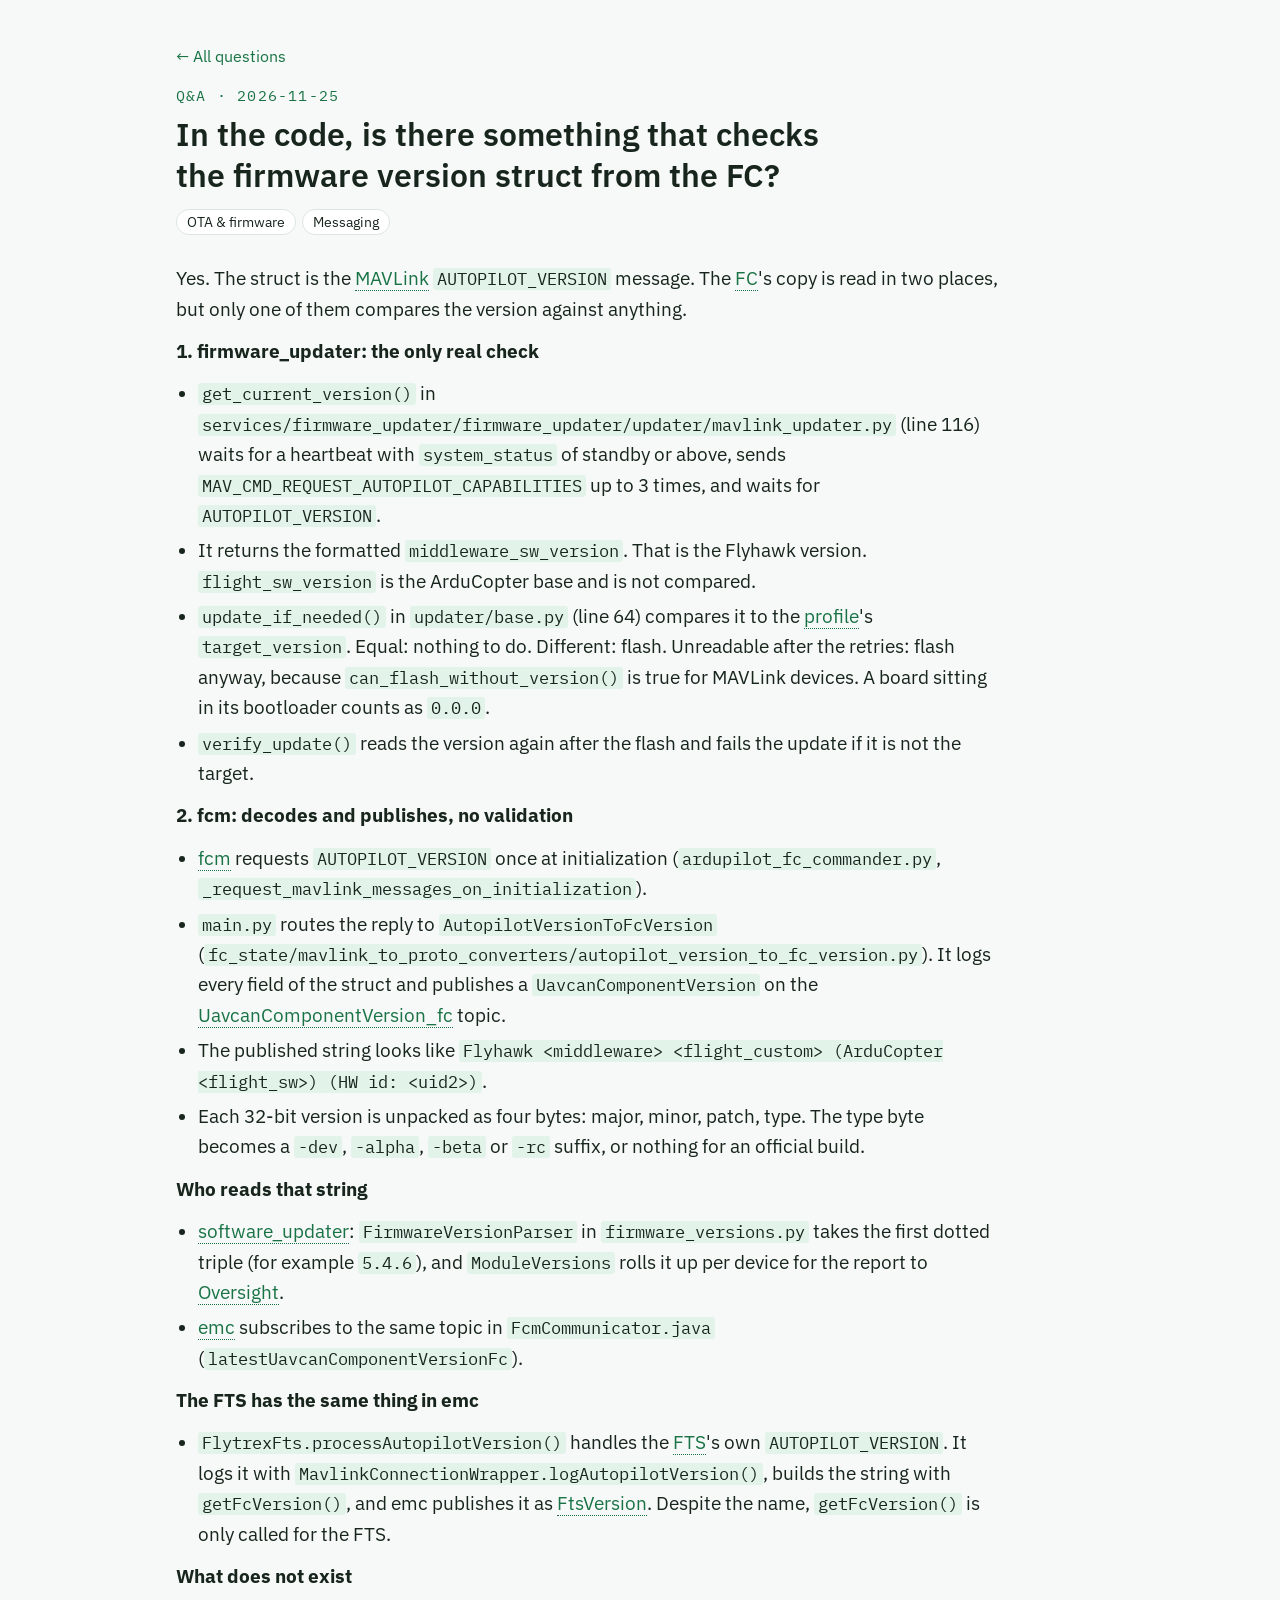
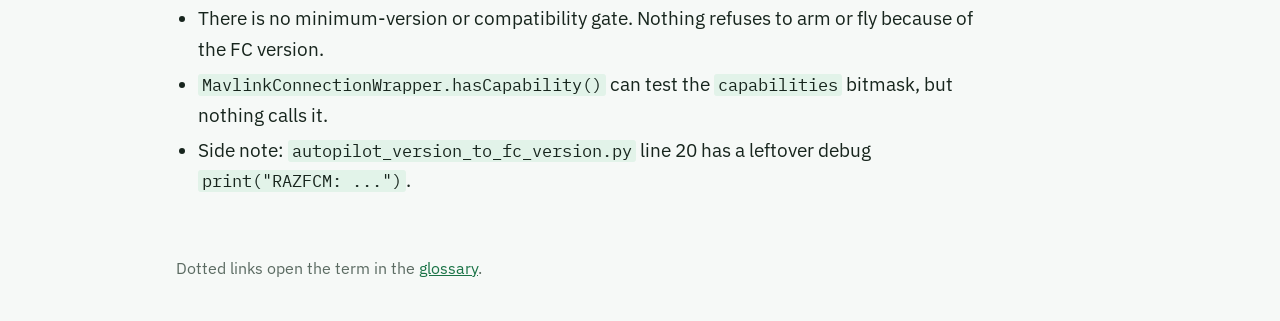
<file: qa/2026-11-25-fc-firmware-version-check.html>
<!doctype html>
<html lang="en">
<head>
<meta charset="utf-8">
<meta name="viewport" content="width=device-width, initial-scale=1">
<title>In the code, is there something that checks the firmware version struct from the FC?</title>
<link rel="preconnect" href="https://fonts.googleapis.com">
<link rel="stylesheet" href="https://fonts.googleapis.com/css2?family=IBM+Plex+Mono:wght@400;500;600&family=IBM+Plex+Sans:wght@400;500;600&display=swap">
<link rel="stylesheet" href="../style.css">
</head>
<body>
<div class="wrap">
    <header class="intro">
        <a class="back" href="../qa.html">&larr; All questions</a>
        <div class="eyebrow">Q&amp;A · 2026-11-25</div>
        <h1 class="question">In the code, is there something that checks the firmware version struct from the FC?</h1>
        <div class="tag-row"><a class="tag" href="../qa.html#topic-ota-firmware">OTA &amp; firmware</a><a class="tag" href="../qa.html#topic-messaging">Messaging</a></div>
    </header>
    <main class="answer">
<p>Yes. The struct is the <a class="g" href="../glossary.html#t-mavlink">MAVLink</a> <code>AUTOPILOT_VERSION</code> message. The <a class="g" href="../glossary.html#t-fc">FC</a>'s copy is read in two places, but only one of them compares the version against anything.</p>
<p><strong>1. firmware_updater: the only real check</strong></p>
<ul>
<li><code>get_current_version()</code> in <code>services/firmware_updater/firmware_updater/updater/mavlink_updater.py</code> (line 116) waits for a heartbeat with <code>system_status</code> of standby or above, sends <code>MAV_CMD_REQUEST_AUTOPILOT_CAPABILITIES</code> up to 3 times, and waits for <code>AUTOPILOT_VERSION</code>.</li>
<li>It returns the formatted <code>middleware_sw_version</code>. That is the Flyhawk version. <code>flight_sw_version</code> is the ArduCopter base and is not compared.</li>
<li><code>update_if_needed()</code> in <code>updater/base.py</code> (line 64) compares it to the <a class="g" href="../glossary.html#t-profile">profile</a>'s <code>target_version</code>. Equal: nothing to do. Different: flash. Unreadable after the retries: flash anyway, because <code>can_flash_without_version()</code> is true for MAVLink devices. A board sitting in its bootloader counts as <code>0.0.0</code>.</li>
<li><code>verify_update()</code> reads the version again after the flash and fails the update if it is not the target.</li>
</ul>
<p><strong>2. fcm: decodes and publishes, no validation</strong></p>
<ul>
<li><a class="g" href="../glossary.html#t-fcm">fcm</a> requests <code>AUTOPILOT_VERSION</code> once at initialization (<code>ardupilot_fc_commander.py</code>, <code>_request_mavlink_messages_on_initialization</code>).</li>
<li><code>main.py</code> routes the reply to <code>AutopilotVersionToFcVersion</code> (<code>fc_state/mavlink_to_proto_converters/autopilot_version_to_fc_version.py</code>). It logs every field of the struct and publishes a <code>UavcanComponentVersion</code> on the <a class="g" href="../glossary.html#t-uavcanver">UavcanComponentVersion_fc</a> topic.</li>
<li>The published string looks like <code>Flyhawk &lt;middleware&gt; &lt;flight_custom&gt; (ArduCopter &lt;flight_sw&gt;) (HW id: &lt;uid2&gt;)</code>.</li>
<li>Each 32-bit version is unpacked as four bytes: major, minor, patch, type. The type byte becomes a <code>-dev</code>, <code>-alpha</code>, <code>-beta</code> or <code>-rc</code> suffix, or nothing for an official build.</li>
</ul>
<p><strong>Who reads that string</strong></p>
<ul>
<li><a class="g" href="../glossary.html#t-software_updater">software_updater</a>: <code>FirmwareVersionParser</code> in <code>firmware_versions.py</code> takes the first dotted triple (for example <code>5.4.6</code>), and <code>ModuleVersions</code> rolls it up per device for the report to <a class="g" href="../glossary.html#t-oversight">Oversight</a>.</li>
<li><a class="g" href="../glossary.html#t-emc">emc</a> subscribes to the same topic in <code>FcmCommunicator.java</code> (<code>latestUavcanComponentVersionFc</code>).</li>
</ul>
<p><strong>The FTS has the same thing in emc</strong></p>
<ul>
<li><code>FlytrexFts.processAutopilotVersion()</code> handles the <a class="g" href="../glossary.html#t-fts">FTS</a>'s own <code>AUTOPILOT_VERSION</code>. It logs it with <code>MavlinkConnectionWrapper.logAutopilotVersion()</code>, builds the string with <code>getFcVersion()</code>, and emc publishes it as <a class="g" href="../glossary.html#t-ftsversion">FtsVersion</a>. Despite the name, <code>getFcVersion()</code> is only called for the FTS.</li>
</ul>
<p><strong>What does not exist</strong></p>
<ul>
<li>There is no minimum-version or compatibility gate. Nothing refuses to arm or fly because of the FC version.</li>
<li><code>MavlinkConnectionWrapper.hasCapability()</code> can test the <code>capabilities</code> bitmask, but nothing calls it.</li>
<li>Side note: <code>autopilot_version_to_fc_version.py</code> line 20 has a leftover debug <code>print("RAZFCM: ...")</code>.</li>
</ul>
    </main>
    <footer>Dotted links open the term in the <a href="../glossary.html">glossary</a>.</footer>
</div>
</body>
</html>
</file>
<file: style.css>
/* Shared styles for every page in tairs-learning-curve.
   Link it from a new page with <link rel="stylesheet" href="style.css">,
   wrap the content in <div class="wrap">, and open with <header class="intro">. */

:root {
    --bg: #f6f9f7;
    --surface: #ffffff;
    --fg: #17251d;
    --muted: #5b6b62;
    --line: #dde6e0;
    --accent: #1a7346;
    --accent-soft: #e2f3e9;
    --warn: #8a5a00;
    --warn-soft: #fbf0d9;
    --flash: #fff4c2;
    --font-body: "IBM Plex Sans", system-ui, -apple-system, "Segoe UI", sans-serif;
    --font-mono: "IBM Plex Mono", ui-monospace, "SF Mono", Menlo, monospace;
    --page-width: 960px;
}
@media (prefers-color-scheme: dark) {
    :root:not([data-theme="light"]) {
        --bg: #111a15; --surface: #18241d; --fg: #e3ebe6; --muted: #93a69a; --line: #2a3a31;
        --accent: #6cc793; --accent-soft: #1b3a2a; --warn: #e8bb62; --warn-soft: #3a2f17;
        --flash: #3d3a1c; color-scheme: dark;
    }
}
:root[data-theme="dark"] {
    --bg: #111a15; --surface: #18241d; --fg: #e3ebe6; --muted: #93a69a; --line: #2a3a31;
    --accent: #6cc793; --accent-soft: #1b3a2a; --warn: #e8bb62; --warn-soft: #3a2f17;
    --flash: #3d3a1c; color-scheme: dark;
}

* { box-sizing: border-box; }
body {
    margin: 0; background: var(--bg); color: var(--fg); font-family: var(--font-body);
    font-size: 19px; line-height: 1.6;
}
body::before {
    content: ""; position: fixed; inset: 0 0 auto; height: env(safe-area-inset-top, 0px);
    z-index: 10; background: var(--bg);
}

/* Page column: the same width on every page */
.wrap {
    max-width: var(--page-width); margin: 0 auto;
    padding-left: max(16px, env(safe-area-inset-left, 0px));
    padding-right: max(16px, env(safe-area-inset-right, 0px));
}

/* Page header */
header.intro { padding-block: 40px 8px; }
.eyebrow {
    font-family: var(--font-mono); font-size: 15px; letter-spacing: 0.08em;
    text-transform: uppercase; color: var(--accent);
}
h1 { font-size: 42px; line-height: 1.2; margin: 6px 0 8px; font-weight: 600; text-wrap: balance; }
.intro p { color: var(--muted); margin: 0; max-width: 62ch; }
.back {
    display: inline-block; margin-bottom: 14px; font-size: 16px;
    color: var(--accent); text-decoration: none;
}
.back:hover, .back:focus-visible { text-decoration: underline; }

/* Section label (uppercase mono) */
.label {
    font-family: var(--font-mono); font-size: 16px; font-weight: 600; letter-spacing: 0.06em;
    text-transform: uppercase; color: var(--muted);
}

footer { color: var(--muted); font-size: 16px; padding-block: 0 40px; }

footer a { color: var(--accent); }

/* Topic tags: links on question pages, filter buttons on qa.html */
.tag-row { display: flex; flex-wrap: wrap; gap: 6px; margin-top: 12px; }
.tag {
    font: inherit; font-size: 14px; color: var(--fg); cursor: pointer; text-decoration: none;
    border: 1px solid var(--line); border-radius: 999px; padding: 1px 10px; background: var(--surface);
}
.tag:hover, .tag:focus-visible { border-color: var(--accent); outline: none; }
.tag[aria-pressed="true"] { background: var(--accent); border-color: var(--accent); color: var(--bg); }

/* Q&A answer pages (qa/*.html) */
h1.question { font-size: 32px; line-height: 1.3; }
main.answer { padding-block: 20px 48px; max-width: 75ch; }
.answer p { margin: 0 0 12px; }
.answer ul { margin: 0 0 12px; padding-left: 22px; }
.answer li { margin-bottom: 5px; }
.answer code {
    font-family: var(--font-mono); font-size: 0.88em; background: var(--accent-soft);
    padding: 0 4px; border-radius: 3px; word-break: break-word;
}
.answer a.g { color: var(--accent); text-decoration: none; border-bottom: 1px dotted var(--accent); }
.answer a.g:hover, .answer a.g:focus-visible { border-bottom-style: solid; outline: none; }

@media (max-width: 620px) {
    h1 { font-size: 33px; }
    h1.question { font-size: 26px; }
}
</file>
